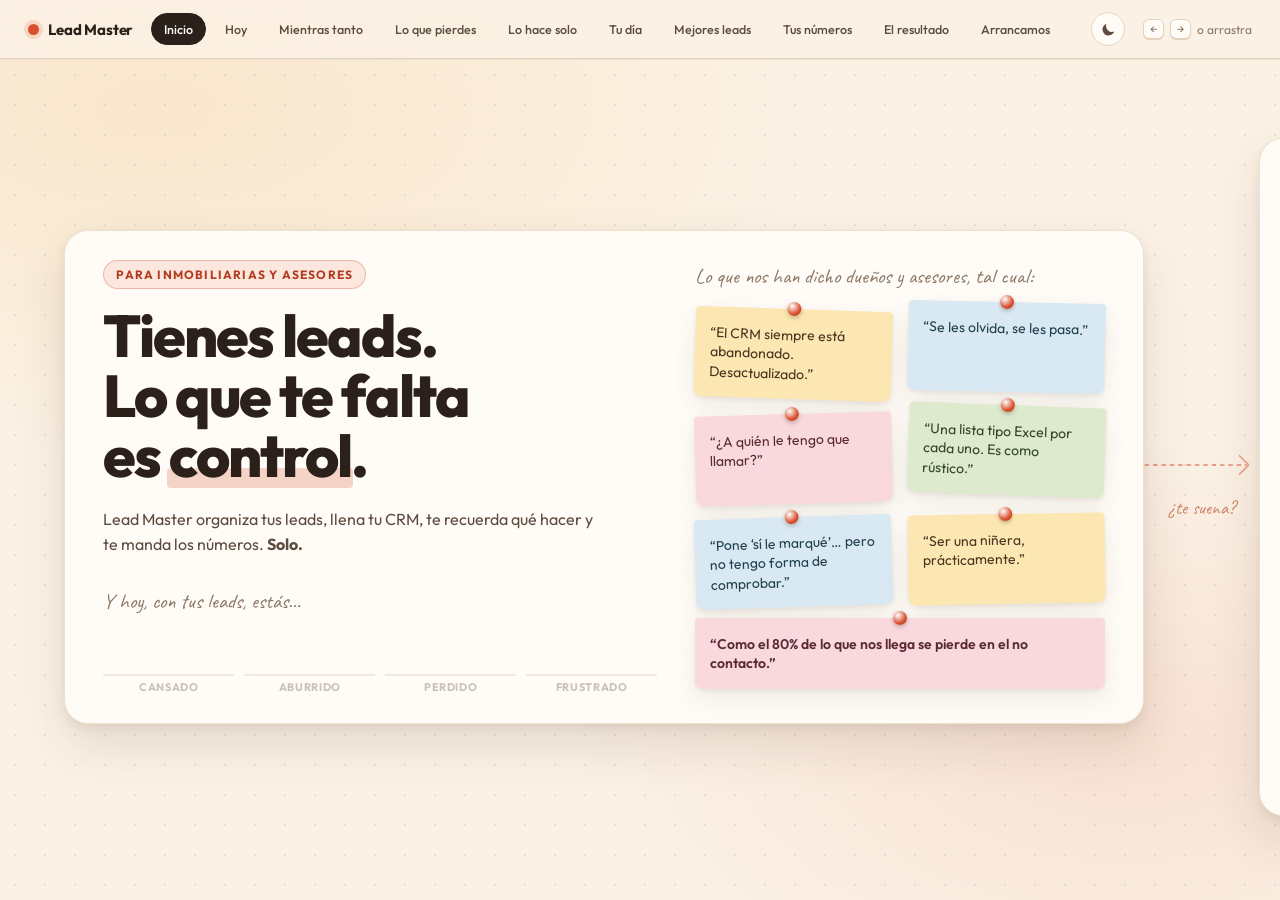
<file: index.html>
<!DOCTYPE html>
<html lang="es">
<head>
<meta charset="utf-8">
<meta name="viewport" content="width=device-width, initial-scale=1">
<title>Lead Master — Tus leads, en orden y solos</title>
<meta name="description" content="Lead Master organiza tus leads, llena tu CRM, te recuerda qué hacer, agenda tus citas y te manda los números. Solo, sin que nadie actualice nada.">
<meta property="og:title" content="Lead Master — Tus leads, en orden y solos">
<meta property="og:description" content="Deja de llenar el CRM a mano. Lead Master organiza tus leads, te dice a quién llamar y te manda los números.">
<link rel="preconnect" href="https://fonts.googleapis.com">
<link rel="preconnect" href="https://fonts.gstatic.com" crossorigin>
<link href="https://fonts.googleapis.com/css2?family=Caveat:wght@500;700&family=Outfit:wght@300;400;500;600;700;800&display=swap" rel="stylesheet">
<link rel="stylesheet" href="/styles.css?v=26">
<link rel="stylesheet" href="/oferta.css?v=2">
<script>
(function(){
  try{
    var t = localStorage.getItem('lm-theme');
    if(!t) t = window.matchMedia('(prefers-color-scheme: dark)').matches ? 'dark' : 'light';
    document.documentElement.setAttribute('data-theme', t);
  }catch(e){ document.documentElement.setAttribute('data-theme','light'); }
})();
</script>
<link rel="icon" href="data:image/svg+xml,<svg xmlns='http://www.w3.org/2000/svg' viewBox='0 0 100 100'><text y='.9em' font-size='90'>🎯</text></svg>">
</head>
<body>

<header class="topbar">
  <div class="brand">
    <span class="dot"></span>
    <span class="brand-name">Lead&nbsp;Master</span>
  </div>
  <nav class="chips" id="chips">
    <button data-go="0" class="chip is-active">Inicio</button>
    <button data-go="1" class="chip">Hoy</button>
    <button data-go="2" class="chip">Mientras tanto</button>
    <button data-go="3" class="chip">Lo que pierdes</button>
    <button data-go="4" class="chip">Lo hace solo</button>
    <button data-go="5" class="chip">Tu día</button>
    <button data-go="6" class="chip">Mejores leads</button>
    <button data-go="7" class="chip">Tus números</button>
    <button data-go="8" class="chip">El resultado</button>
    <button data-go="9" class="chip">Arrancamos</button>
  </nav>
  <button class="theme-toggle" id="themeToggle" type="button" aria-label="Cambiar entre modo claro y oscuro" title="Modo claro / oscuro">
    <svg class="ti-moon" viewBox="0 0 24 24" aria-hidden="true"><path d="M20.2 14.9A8.6 8.6 0 0 1 9.1 3.8a8.6 8.6 0 1 0 11.1 11.1Z"/></svg>
    <svg class="ti-sun" viewBox="0 0 24 24" aria-hidden="true"><circle cx="12" cy="12" r="4.4"/><path d="M12 1.6v3M12 19.4v3M1.6 12h3M19.4 12h3M4.6 4.6l2.1 2.1M17.3 17.3l2.1 2.1M19.4 4.6l-2.1 2.1M6.7 17.3l-2.1 2.1"/></svg>
  </button>
  <div class="topbar-hint">
    <kbd>←</kbd><kbd>→</kbd><span>o arrastra</span>
  </div>
</header>
<div class="progress"><div class="progress-bar" id="progressBar"></div></div>

<main class="canvas" id="canvas">

  <!-- ============ 0 · PORTADA ============ -->
  <section class="panel panel-cover" data-index="0">
    <div class="cover-grid">
      <div class="cover-left">
        <span class="step-badge step-2">Para inmobiliarias y asesores</span>
        <h1 class="cover-title o-cover-title">
          Tienes leads.<br>
          Lo que te falta<br>es <span class="hl hl-clay">control</span>.
        </h1>
        <p class="cover-lead">
          Lead Master organiza tus leads, llena tu CRM, te recuerda qué hacer
          y te manda los números. <strong>Solo.</strong>
        </p>
        <div class="mood">
          <p class="mood-label">Y hoy, con tus leads, estás…</p>
          <div class="mood-track">
            <div class="mood-slot m1"><span>Cansado</span></div>
            <div class="mood-slot m2"><span>Aburrido</span></div>
            <div class="mood-slot m3"><span>Perdido</span></div>
            <div class="mood-slot m4"><span>Frustrado</span></div>
            <div class="mood-face">
              <!-- cansado: ojos cerrados, bostezo, zzz -->
              <svg class="face fc1" viewBox="0 0 48 48" aria-hidden="true"><circle class="skin" cx="24" cy="24" r="22"/><path class="ft" d="M12 25 q4.5 3.5 9 0 M27 25 q4.5 3.5 9 0"/><path class="ft ft-thin" d="M13 29.5 q3.5 1.6 7 0 M28 29.5 q3.5 1.6 7 0"/><ellipse class="eye" cx="24" cy="37" rx="3.2" ry="4.2"/><path class="zz" d="M35 4 h6 l-6 6 h6 M42 13 h4 l-4 4 h4"/></svg>
              <!-- aburrido: párpados a media asta, boca plana -->
              <svg class="face fc2" viewBox="0 0 48 48" aria-hidden="true"><circle class="skin" cx="24" cy="24" r="22"/><circle class="eye" cx="17" cy="26.5" r="2.8"/><circle class="eye" cx="31" cy="26.5" r="2.8"/><path class="lid" d="M13.4 25 h7.2 M27.4 25 h7.2"/><path class="ft lidline" d="M13.8 27 h6.4 M27.8 27 h6.4"/><path class="ft" d="M18 36 h12"/><path class="ft ft-thin" d="M12 19 h8 M28 19 h8"/></svg>
              <!-- perdido: ceja levantada, boca ondulada, signo de pregunta -->
              <svg class="face fc3" viewBox="0 0 48 48" aria-hidden="true"><circle class="skin" cx="24" cy="24" r="22"/><path class="ft" d="M12 19 q4.5 -5 9 -1.5 M27 21 h8"/><circle class="eye" cx="17" cy="26" r="2.6"/><circle class="eye" cx="31" cy="26" r="2.6"/><path class="ft" d="M16 36 q4 -3.5 8 0 q4 3.5 8 0"/><path class="qm" d="M37 4.5 q3 -3 6.5 -.5 q2.6 2.6 -1.4 5 q-2 1.3 -2 3.6"/><circle class="qm-dot" cx="40.1" cy="16.4" r="1.4"/></svg>
              <!-- frustrado: cejas en V, mejillas rojas, vapor -->
              <svg class="face fc4" viewBox="0 0 48 48" aria-hidden="true"><circle class="skin" cx="24" cy="24" r="22"/><circle class="blush" cx="12" cy="30" r="4"/><circle class="blush" cx="36" cy="30" r="4"/><path class="ft" d="M11 16 L22 22 M37 16 L26 22"/><circle class="eye" cx="17" cy="27" r="2.4"/><circle class="eye" cx="31" cy="27" r="2.4"/><path class="ft" d="M16 37 q8 -6.5 16 0"/><path class="steam" d="M8 10 q-4 -4 -1 -8 M40 10 q4 -4 1 -8"/></svg>
            </div>
          </div>
        </div>
      </div>

      <div class="cover-right o-quotes">
        <p class="o-quotes-label hand">Lo que nos han dicho dueños y asesores, tal cual:</p>
        <div class="note note-yellow"><span class="note-pin"></span>“El CRM siempre está abandonado. Desactualizado.”</div>
        <div class="note note-blue"><span class="note-pin"></span>“Se les olvida, se les pasa.”</div>
        <div class="note note-pink"><span class="note-pin"></span>“¿A quién le tengo que llamar?”</div>
        <div class="note note-green"><span class="note-pin"></span>“Una lista tipo Excel por cada uno. Es como rústico.”</div>
        <div class="note note-blue"><span class="note-pin"></span>“Pone ‘sí le marqué’… pero no tengo forma de comprobar.”</div>
        <div class="note note-yellow"><span class="note-pin"></span>“Ser una niñera, prácticamente.”</div>
        <div class="note note-pink note-wide"><span class="note-pin"></span>“Como el 80% de lo que nos llega se pierde en el no contacto.”</div>
      </div>
    </div>
  </section>

  <div class="connector"><svg viewBox="0 0 220 60" preserveAspectRatio="none"><path d="M2 30 C 70 30, 120 30, 195 30" /><path d="M182 20 L200 30 L182 40" class="head"/></svg><span class="connector-label">¿te suena?</span></div>

  <!-- ============ 1 · HOY ============ -->
  <section class="panel panel-wide" data-index="1">
    <div class="panel-head">
      <span class="step-badge step-badge-muted">Así estás hoy</span>
      <h2 class="panel-title">Tienes un CRM o un Excel…<br><span class="hl hl-clay">y todo depende de que alguien lo llene.</span></h2>
    </div>

    <div class="o-today">
      <!-- escena: el CRM se llena de leads y nadie lo actualiza -->
      <div class="o-crm" aria-hidden="true">
        <div class="o-crm-bar">
          <i></i><i></i><i></i>
          <span class="o-crm-name">Tu CRM</span>
          <span class="o-crm-badge"><b data-counter="crm">12</b> sin actualizar</span>
        </div>
        <div class="o-incoming">
          <span class="o-in in1">+1 lead · Meta</span>
          <span class="o-in in2">+1 lead · WhatsApp</span>
          <span class="o-in in3">+1 lead · Campaña</span>
          <span class="o-in in4">+1 lead · Portal</span>
        </div>
        <div class="o-crm-head"><span>Lead</span><span>Etapa</span><span>Último contacto</span></div>
        <div class="o-row r1"><span class="o-av">LG</span><span class="o-nm">Laura G.</span><span class="o-st">Nuevo</span><span class="o-ago">hace 6 días</span><span class="o-cold">se enfrió</span></div>
        <div class="o-row r2"><span class="o-av">AR</span><span class="o-nm">Andrés R.</span><span class="o-st">¿?</span><span class="o-ago">—</span><span class="o-cold">nadie lo llamó</span></div>
        <div class="o-row r3"><span class="o-av">PM</span><span class="o-nm">Paola M.</span><span class="o-st">¿Contactado?</span><span class="o-ago">hace 11 días</span><span class="o-cold">se enfrió</span></div>
        <div class="o-row r4"><span class="o-av">JS</span><span class="o-nm">Jorge S.</span><span class="o-st">Nuevo</span><span class="o-ago">—</span><span class="o-cold">sin seguimiento</span></div>
        <div class="o-row r5"><span class="o-av">CV</span><span class="o-nm">Camila V.</span><span class="o-st">¿Cita?</span><span class="o-ago">hace 15 días</span><span class="o-cold">se perdió</span></div>
        <div class="o-typing"><span class="o-pen">✍️</span> actualizando a mano<span class="o-dots"><i>.</i><i>.</i><i>.</i></span></div>
        <div class="note note-yellow o-excel"><span class="note-pin"></span>Viernes: llenar el Excel del reporte 😩</div>
      </div>

      <div class="o-pains">
        <article class="o-pain p1">
          <span class="o-pain-ico">✍️</span>
          <h3>Todo a mano</h3>
          <p>“De forma manual y artesanal… se vuelve tedioso.”</p>
        </article>
        <article class="o-pain p2">
          <span class="o-pain-ico">🫠</span>
          <h3>Se les olvida</h3>
          <p>“Aflojan, se distraen, se les olvida, se les pasa.”</p>
        </article>
        <article class="o-pain p3">
          <span class="o-pain-ico">⏳</span>
          <h3>Pierden tiempo</h3>
          <p>“Cansado de meterme de forma manual para obtener un reporte.”</p>
        </article>
        <article class="o-pain p4">
          <span class="o-pain-ico">🤷</span>
          <h3>No saben a quién llamar</h3>
          <p>“¿A quién le tengo que llamar?” ¿En qué va cada uno?</p>
        </article>
        <article class="o-pain p5">
          <span class="o-pain-ico">🙈</span>
          <h3>No puedes comprobar nada</h3>
          <p>“De 40 conversaciones, nada más 10 están registradas. Ahí está la fuga.”</p>
        </article>
        <article class="o-pain p6">
          <span class="o-pain-ico">🧸</span>
          <h3>Andas de niñera</h3>
          <p>“Hay que estar pidiendo acciones constantemente.”</p>
        </article>
      </div>
    </div>

    <div class="verdict">
      <span class="verdict-icon">!</span>
      <p>Pagas una plataforma que <strong>solo sabe lo que alguien le escribió</strong>. Y casi nadie le escribe.</p>
    </div>
  </section>

  <div class="connector"><svg viewBox="0 0 220 60" preserveAspectRatio="none"><path d="M2 30 C 70 30, 120 30, 195 30" /><path d="M182 20 L200 30 L182 40" class="head"/></svg><span class="connector-label">y mientras tanto…</span></div>

  <!-- ============ 2 · MIENTRAS TANTO (repartir a mano) ============ -->
  <section class="panel panel-wide" data-index="2">
    <div class="panel-head">
      <span class="step-badge step-2">Mientras tanto</span>
      <h2 class="panel-title">Mientras repartes el lead a mano,<br><span class="hl hl-clay">otra inmobiliaria ya le contestó.</span></h2>
    </div>

    <div class="o-race" id="race">
      <div class="o-newlead" data-at="0"><span class="bell">🔔</span><div><b>Nuevo lead: Laura G.</b><small>Llegó de Meta · busca apto de 3 habitaciones</small></div></div>

      <div class="o-lane o-lane-you">
        <div class="o-lane-head"><span class="o-lane-ico">⏳</span><div><b>Tu inmobiliaria</b><small>repartiendo a mano</small></div></div>
        <div class="o-track">
          <div class="o-step" data-at="400"><i>9:02 a. m.</i>Llega el lead</div>
          <div class="o-step" data-at="2200"><i>9:45 a. m.</i>Lo anotas en el Excel</div>
          <div class="o-step" data-at="4000"><i>10:30 a. m.</i>Decides a qué asesor</div>
          <div class="o-step" data-at="5800"><i>11:50 a. m.</i>El asesor por fin lo ve</div>
          <div class="o-step o-step-bad" data-at="7600"><i>12:20 p. m.</i>“Ya me atendieron, gracias.”</div>
        </div>
      </div>

      <span class="o-stamp" aria-hidden="true">Venta perdida</span>

      <div class="o-lane o-lane-them">
        <div class="o-lane-head"><span class="o-lane-ico">⚡</span><div><b>Otra inmobiliaria</b><small>le contestó primero</small></div></div>
        <div class="o-track">
          <div class="o-step" data-at="400"><i>9:02 a. m.</i>Llega el lead</div>
          <div class="o-step" data-at="900"><i>9:04 a. m.</i>Le contestan</div>
          <div class="o-step" data-at="1500"><i>9:40 a. m.</i>Cita agendada</div>
          <div class="o-step" data-at="2300"><i>Sábado</i>Visita el proyecto</div>
          <div class="o-step o-step-good" data-at="3300"><i>Al mes</i>Compra con ellos 🏠</div>
        </div>
      </div>
    </div>

    <div class="verdict verdict-soft">
      <span class="verdict-icon">⚡</span>
      <p>El que contesta primero, vende. Con Lead Master cada lead le llega a su asesor <strong>en minutos, sin que nadie lo reparta</strong>, y el sistema le recuerda llamarlo.</p>
    </div>
  </section>

  <div class="connector"><svg viewBox="0 0 220 60" preserveAspectRatio="none"><path d="M2 30 C 70 30, 120 30, 195 30" /><path d="M182 20 L200 30 L182 40" class="head"/></svg><span class="connector-label">y eso cuesta</span></div>

  <!-- ============ 2 · LO QUE PIERDES ============ -->
  <section class="panel panel-wide" data-index="3">
    <div class="panel-head">
      <span class="step-badge step-2">Lo que estás perdiendo</span>
      <h2 class="panel-title">Cada lead que se enfría<br><span class="hl hl-clay">ya lo pagaste.</span></h2>
      <p class="panel-lead">Pon los números de tu inmobiliaria.</p>
    </div>

    <div class="o-leak">
      <div class="o-leak-controls">
        <label class="o-range">
          <span class="o-range-q">Leads que te llegan al mes</span>
          <span class="o-range-val"><b data-out="leads">200</b></span>
          <input type="range" id="rLeads" min="20" max="1500" step="10" value="200" aria-label="Leads que te llegan al mes">
        </label>
        <label class="o-range">
          <span class="o-range-q">De cada 10, ¿a cuántos les haces seguimiento completo?</span>
          <span class="o-range-val"><b data-out="worked">4</b> de 10</span>
          <input type="range" id="rWorked" min="0" max="10" step="1" value="4" aria-label="De cada 10 leads, a cuántos les haces seguimiento completo">
        </label>
        <div class="o-legend">
          <span><i class="lg-ok"></i>Trabajado</span>
          <span><i class="lg-lost"></i>Pagado y sin seguimiento</span>
        </div>
      </div>

      <div class="o-dots-grid" id="dotsGrid" aria-hidden="true"></div>

      <div class="o-leak-out">
        <p class="o-big"><b data-out="lostMonth">120</b></p>
        <p class="o-big-sub">leads al mes que <strong>pagaste</strong> y nadie trabajó</p>
        <div class="o-year">
          <span><b data-out="lostYear">1.440</b> al año</span>
        </div>
        <p class="o-sales">
          Si solo <strong>1 de cada 50</strong> hubiera comprado:<br>
          <b class="o-sales-n" data-out="sales">29</b> ventas al año que se fueron.
        </p>
      </div>
    </div>

    <div class="o-leak-foot">
      <p class="o-said">“O se enfría y se olvida.” <span>— dueño de inmobiliaria, 8 asesores</span></p>
      <p class="o-hand-note hand">Ahí está la fuga. Y hoy no sabes <u>cuáles</u> son.</p>
    </div>
  </section>

  <div class="connector"><svg viewBox="0 0 220 60" preserveAspectRatio="none"><path d="M2 30 C 70 30, 120 30, 195 30" /><path d="M182 20 L200 30 L182 40" class="head"/></svg><span class="connector-label">la solución</span></div>

  <!-- ============ 3 · LO HACE SOLO ============ -->
  <section class="panel panel-wide" data-index="4">
    <div class="panel-head">
      <span class="step-badge step-1">La solución</span>
      <h2 class="panel-title">Lead Master hace solo<br><span class="hl hl-amber">lo que hoy haces a mano.</span></h2>
    </div>

    <div class="o-flow">
      <div class="o-src">
        <div class="o-src-item"><span class="o-ico">📣</span>Anuncios de Meta</div>
        <div class="o-src-item"><span class="o-ico">🎯</span>Campañas</div>
        <div class="o-src-item"><span class="o-ico">💬</span>WhatsApp</div>
        <div class="o-src-item"><span class="o-ico">🏠</span>Portales</div>
      </div>

      <div class="o-pipes-wrap"><svg class="o-pipes o-pipes-in" viewBox="0 0 100 400" preserveAspectRatio="none" aria-hidden="true">
        <path class="o-pipe" d="M0 50 C 55 50, 45 200, 100 200"/>
        <path class="o-pipe" d="M0 150 C 55 150, 45 200, 100 200"/>
        <path class="o-pipe" d="M0 250 C 55 250, 45 200, 100 200"/>
        <path class="o-pipe" d="M0 350 C 55 350, 45 200, 100 200"/>
        <path class="o-flowline" d="M0 50 C 55 50, 45 200, 100 200"/>
        <path class="o-flowline d2" d="M0 150 C 55 150, 45 200, 100 200"/>
        <path class="o-flowline d3" d="M0 250 C 55 250, 45 200, 100 200"/>
        <path class="o-flowline d4" d="M0 350 C 55 350, 45 200, 100 200"/>
      </svg></div>

      <div class="o-hub">
        <div class="o-hub-ring"></div>
        <div class="o-hub-core">
          <span class="o-hub-dot"></span>
          <strong>Lead Master</strong>
          <small>lo hace solo</small>
        </div>
      </div>

      <div class="o-pipes-wrap"><svg class="o-pipes o-pipes-out" viewBox="0 0 100 600" preserveAspectRatio="none" aria-hidden="true">
        <path class="o-pipe" d="M0 300 C 50 300, 50 50, 100 50"/>
        <path class="o-pipe" d="M0 300 C 50 300, 50 150, 100 150"/>
        <path class="o-pipe" d="M0 300 C 50 300, 50 250, 100 250"/>
        <path class="o-pipe" d="M0 300 C 50 300, 50 350, 100 350"/>
        <path class="o-pipe" d="M0 300 C 50 300, 50 450, 100 450"/>
        <path class="o-pipe" d="M0 300 C 50 300, 50 550, 100 550"/>
        <path class="o-flowline o1" d="M0 300 C 50 300, 50 50, 100 50"/>
        <path class="o-flowline o2" d="M0 300 C 50 300, 50 150, 100 150"/>
        <path class="o-flowline o3" d="M0 300 C 50 300, 50 250, 100 250"/>
        <path class="o-flowline o4" d="M0 300 C 50 300, 50 350, 100 350"/>
        <path class="o-flowline o5" d="M0 300 C 50 300, 50 450, 100 450"/>
        <path class="o-flowline o6" d="M0 300 C 50 300, 50 550, 100 550"/>
      </svg></div>

      <ul class="o-out">
        <li class="o-out-item o1"><span class="o-ico">🗂️</span><div><strong>Organiza y reparte cada lead</strong><small>Le llega a su asesor en minutos, sin repartir a mano.</small></div></li>
        <li class="o-out-item o2"><span class="o-ico">📍</span><div><strong>Te dice en qué etapa va</strong><small>Y lo mueve de etapa sin que nadie lo toque.</small></div></li>
        <li class="o-out-item o3"><span class="o-ico">📝</span><div><strong>Llena el CRM solo</strong><small>Lee chats y llamadas y deja todo escrito.</small></div></li>
        <li class="o-out-item o4"><span class="o-ico">🔔</span><div><strong>Te recuerda qué hacer</strong><small>A quién llamar hoy y a quién darle seguimiento.</small></div></li>
        <li class="o-out-item o5"><span class="o-ico">📅</span><div><strong>Agenda y te recuerda las citas</strong><small>Para que ninguna se te pase.</small></div></li>
        <li class="o-out-item o6"><span class="o-ico">📊</span><div><strong>Te manda los números</strong><small>Reportes semanales y mensuales, sin pedirlos.</small></div></li>
      </ul>
    </div>

    <div class="auto-demo o-auto">
      <div class="auto-demo-top">
        <span class="auto-badge"><span class="auto-dot"></span>Pasa solo</span>
        <p class="auto-demo-text">Tu asesor habla con el cliente. Lead Master <strong>mueve la etapa, guarda la nota, agenda la cita y te recuerda el siguiente paso.</strong></p>
      </div>
      <div class="pipeline">
        <div class="stage st1"><span>Nuevo</span></div>
        <div class="stage st2"><span>Contactado</span></div>
        <div class="stage st3"><span>Cita agendada</span></div>
        <div class="stage st4"><span>Vendido</span></div>
        <div class="lead-card">
          <div class="lead-top">
            <span class="lead-avatar">LG</span>
            <span class="lead-name">Laura G.</span>
          </div>
          <div class="lead-note">
            <span class="ln ln1">Llegó de Meta · apto 3 habitaciones</span>
            <span class="ln ln2">Zona norte · hasta $450M</span>
            <span class="ln ln3">Visita jueves 4:00 p. m.</span>
            <span class="ln ln4">Compró el apto 302</span>
          </div>
        </div>
      </div>
      <div class="auto-events">
        <span class="ev ev0">📍 Etapa actualizada</span>
        <span class="ev ev1">📝 Nota guardada</span>
        <span class="ev ev2">📅 Cita agendada</span>
        <span class="ev ev3"><span class="bell">🔔</span> Recordatorio enviado</span>
      </div>
    </div>
  </section>

  <div class="connector"><svg viewBox="0 0 220 60" preserveAspectRatio="none"><path d="M2 30 C 70 30, 120 30, 195 30" /><path d="M182 20 L200 30 L182 40" class="head"/></svg><span class="connector-label">tu día a día</span></div>

  <!-- ============ 4 · TU DÍA ============ -->
  <section class="panel panel-wide" data-index="5">
    <div class="panel-head">
      <span class="step-badge step-3">Tu día a día</span>
      <h2 class="panel-title">Tú y tu equipo<br><span class="hl hl-olive">solo se dedican a vender.</span></h2>
    </div>

    <div class="o-role" role="tablist" aria-label="Ver como">
      <button class="o-role-btn is-on" role="tab" aria-selected="true" data-role="asesor">🙋 Soy asesor</button>
      <button class="o-role-btn" role="tab" aria-selected="false" data-role="dueno">🏢 Tengo un equipo</button>
      <span class="o-role-pill" aria-hidden="true"></span>
    </div>

    <div class="o-day" data-view="asesor">
      <div class="o-phone" aria-hidden="true">
        <div class="o-phone-notch"></div>
        <div class="o-phone-time">8:00</div>
        <div class="o-phone-date">Lunes</div>

        <div class="o-notifs o-notifs-asesor">
          <div class="o-notif n1"><span class="o-n-ico">☀️</span><div><b>Buenos días, Carlos</b><small>Hoy: 3 leads nuevos · 5 seguimientos · 1 cita</small></div></div>
          <div class="o-notif n2"><span class="o-n-ico">📞</span><div><b>Llama a Laura G.</b><small>Preguntó por un apto de 3 habitaciones. Lleva 2 días sin respuesta.</small></div></div>
          <div class="o-notif n3"><span class="o-n-ico">📅</span><div><b>Cita mañana · 10:00 a. m.</b><small>Andrés R. · visita al proyecto. Ya le llegó el recordatorio.</small></div></div>
          <div class="o-notif n4"><span class="o-n-ico">🔥</span><div><b>Paola M. volvió a escribir</b><small>Quiere visitar este fin de semana.</small></div></div>
        </div>

        <div class="o-notifs o-notifs-dueno">
          <div class="o-notif n1"><span class="o-n-ico">📊</span><div><b>Tu semana</b><small>148 leads · 121 contactados · 23 citas · 4 ventas</small></div></div>
          <div class="o-notif n2"><span class="o-n-ico">⚠️</span><div><b>Andrés: 9 leads sin seguimiento</b><small>Llevan 4 días sin contacto.</small></div></div>
          <div class="o-notif n3"><span class="o-n-ico">🏆</span><div><b>María: 6 citas esta semana</b><small>La que más agenda del equipo.</small></div></div>
          <div class="o-notif n4"><span class="o-n-ico">📩</span><div><b>Llegó tu reporte del mes</b><small>Qué entró, qué se trabajó y qué se perdió.</small></div></div>
        </div>
      </div>

      <div class="o-day-side">
        <ul class="check-list o-list o-list-asesor">
          <li><span class="tick"></span><div><strong>Sabes a quién llamar hoy</strong><br>Y por qué. Sin revisar lead por lead.</div></li>
          <li><span class="tick"></span><div><strong>Tus citas se agendan y se recuerdan solas</strong><br>Ninguna se te pasa.</div></li>
          <li><span class="tick"></span><div><strong>El CRM se llena con lo que hablas</strong><br>Cero formularios, cero Excel.</div></li>
          <li><span class="tick"></span><div><strong>Ves tus propios números</strong><br>Cuántos trabajaste, cuántas citas, cuántas ventas.</div></li>
        </ul>
        <ul class="check-list o-list o-list-dueno">
          <li><span class="tick tick-clay"></span><div><strong>Sabes en qué va cada lead</strong><br>Sin preguntarle a nadie.</div></li>
          <li><span class="tick tick-clay"></span><div><strong>Sabes qué asesor necesita ayuda</strong><br>Antes de que se pierdan los leads.</div></li>
          <li><span class="tick tick-clay"></span><div><strong>Reportes semanales y mensuales</strong><br>Te llegan solos. No los arma nadie.</div></li>
          <li><span class="tick tick-clay"></span><div><strong>Sin perseguir a tu equipo</strong><br>Los números ya están ahí.</div></li>
        </ul>
        <p class="o-scale hand">Igual sirve si eres tú solo<br>o si tienes 20 asesores.</p>
      </div>
    </div>
  </section>

  <div class="connector"><svg viewBox="0 0 220 60" preserveAspectRatio="none"><path d="M2 30 C 70 30, 120 30, 195 30" /><path d="M182 20 L200 30 L182 40" class="head"/></svg><span class="connector-label">y además…</span></div>

  <!-- ============ 5 · META APRENDE ============ -->
  <section class="panel panel-wide" data-index="6">
    <div class="panel-head">
      <span class="step-badge step-1">Mejores leads, más baratos</span>
      <h2 class="panel-title">Tus anuncios aprenden<br><span class="hl hl-amber">de tus ventas reales.</span></h2>
      <p class="panel-lead">Lead Master le cuenta a Meta qué leads sí agendaron, visitaron y compraron. Meta sale a buscar más personas así.</p>
    </div>

    <div class="o-ask">
      <span class="o-ask-who">Lo que te preguntan tus socios</span>
      <p>“Los 12 mil pesos que te di de este proyecto… <strong>¿dónde están?</strong>”</p>
      <span class="o-ask-ans hand">Ahora tienes la respuesta, campaña por campaña.</span>
    </div>

    <div class="o-meta">
      <div class="o-loop" aria-hidden="true">
        <svg class="o-loop-svg" viewBox="0 0 300 300">
          <circle class="o-loop-track" cx="150" cy="150" r="112"/>
          <circle class="o-loop-run" cx="150" cy="150" r="112"/>
        </svg>
        <div class="o-orbit"><span class="o-orbit-dot"></span></div>
        <div class="o-loop-center">
          <strong>Cada vuelta</strong>
          <span>leads mejores<br>y más baratos</span>
        </div>
        <div class="o-node nd1"><span>📣</span>Meta te trae leads</div>
        <div class="o-node nd2"><span>🎯</span>Lead Master ve quién agendó y compró</div>
        <div class="o-node nd3"><span>🔁</span>Le devuelve esa información a Meta</div>
        <div class="o-node nd4"><span>🔍</span>Meta busca más personas así</div>
      </div>

      <div class="o-meters">
        <div class="o-meter">
          <div class="o-meter-top"><span>Calidad de los leads</span><b class="o-up">▲</b></div>
          <div class="o-meter-bar"><i class="o-fill-up"></i></div>
        </div>
        <div class="o-meter">
          <div class="o-meter-top"><span>Costo por lead</span><b class="o-down">▼</b></div>
          <div class="o-meter-bar"><i class="o-fill-down"></i></div>
        </div>
        <div class="o-meter">
          <div class="o-meter-top"><span>Ventas</span><b class="o-up">▲</b></div>
          <div class="o-meter-bar"><i class="o-fill-up o-late"></i></div>
        </div>
        <p class="o-meta-foot">Hoy Meta solo sabe quién <em>dejó sus datos</em>.<br>Con Lead Master sabe quién <strong>compró</strong>.</p>
      </div>
    </div>
  </section>

  <div class="connector"><svg viewBox="0 0 220 60" preserveAspectRatio="none"><path d="M2 30 C 70 30, 120 30, 195 30" /><path d="M182 20 L200 30 L182 40" class="head"/></svg><span class="connector-label">el control</span></div>

  <!-- ============ 6 · TUS NÚMEROS ============ -->
  <section class="panel panel-wide" data-index="7">
    <div class="panel-head">
      <span class="step-badge step-2">El control</span>
      <h2 class="panel-title">Cuando ves tus números,<br><span class="hl hl-clay">sabes qué arreglar.</span></h2>
    </div>

    <div class="o-numbers">
      <div class="o-funnel-card" data-mode="sin">
        <div class="o-switch" role="group" aria-label="Comparar">
          <button class="o-sw-btn" data-mode="sin" aria-pressed="true">Sin Lead Master</button>
          <button class="o-sw-btn" data-mode="con" aria-pressed="false">Con Lead Master</button>
        </div>
        <div class="o-funnel">
          <div class="o-fn" style="--w:100%"><span class="o-fn-l">Leads</span><span class="o-fn-bar"><i></i></span><b data-v="200">200</b></div>
          <div class="o-fn" style="--w:76%"><span class="o-fn-l">Contactados</span><span class="o-fn-bar"><i></i></span><b data-v="152">152</b></div>
          <div class="o-fn o-fn-drop" style="--w:19%"><span class="o-fn-l">Citas</span><span class="o-fn-bar"><i></i></span><b data-v="38">38</b><em class="o-drop hand">← aquí se te cae la venta</em></div>
          <div class="o-fn" style="--w:11%"><span class="o-fn-l">Visitas</span><span class="o-fn-bar"><i></i></span><b data-v="22">22</b></div>
          <div class="o-fn" style="--w:2.5%"><span class="o-fn-l">Ventas</span><span class="o-fn-bar"><i></i></span><b data-v="5">5</b></div>
        </div>
        <p class="o-fog-msg">“Creo que vamos bien…”</p>
      </div>

      <div class="o-team-card">
        <p class="mini-label">Tu equipo, asesor por asesor</p>
        <table class="o-team">
          <thead><tr><th>Asesor</th><th>Leads</th><th>Contactó</th><th>Responde en</th><th>Citas</th></tr></thead>
          <tbody>
            <tr><td><span class="o-av o-av-s">M</span>María</td><td>52</td><td>50</td><td>4 min</td><td>14</td></tr>
            <tr><td><span class="o-av o-av-s">C</span>Carlos</td><td>48</td><td>41</td><td>12 min</td><td>11</td></tr>
            <tr class="o-warn"><td><span class="o-av o-av-s">A</span>Andrés</td><td>50</td><td><b>21</b> ⚠️</td><td><b>3 h</b> ⚠️</td><td>4</td></tr>
            <tr><td><span class="o-av o-av-s">P</span>Paola</td><td>50</td><td>40</td><td>9 min</td><td>9</td></tr>
          </tbody>
        </table>
        <p class="o-team-foot">Andrés no contactó a <strong>29 de sus leads</strong> y tarda 3 horas en responder. Ahora lo sabes, y lo arreglas esta semana. <span class="o-ex">(Ejemplo)</span></p>
      </div>
    </div>

    <div class="o-why">
      <div class="o-why-item"><span>🔎</span>Ves dónde se cae la venta</div>
      <div class="o-why-item"><span>🧑‍💼</span>Ves qué asesor necesita ayuda</div>
      <div class="o-why-item"><span>📣</span>Ves qué campaña sí vende</div>
      <div class="o-why-arrow" aria-hidden="true">→</div>
      <div class="o-why-result">
        <div class="o-mini-bars" aria-hidden="true"><i style="--h:30%"></i><i style="--h:42%"></i><i style="--h:55%"></i><i style="--h:72%"></i><i style="--h:100%"></i></div>
        <strong>Arreglas eso…<br>y vendes más.</strong>
      </div>
    </div>
  </section>

  <div class="connector"><svg viewBox="0 0 220 60" preserveAspectRatio="none"><path d="M2 30 C 70 30, 120 30, 195 30" /><path d="M182 20 L200 30 L182 40" class="head"/></svg><span class="connector-label">el resultado</span></div>

  <!-- ============ 7 · EL RESULTADO ============ -->
  <section class="panel panel-wide" data-index="8">
    <div class="panel-head">
      <span class="step-badge step-badge-muted">El resultado</span>
      <h2 class="panel-title">De perseguir leads…<br>a <span class="hl hl-amber">tener el control</span>.</h2>
    </div>

    <div class="summary-flow">
      <div class="flow-item flow-before">
        <p class="flow-label">Hoy</p>
        <ul>
          <li>Todo a mano</li>
          <li>Repartes los leads a mano</li>
          <li>Se te olvida actualizar</li>
          <li>No sabes a quién llamar</li>
          <li>Reportes en Excel, cuando hay</li>
          <li>Leads pagados que se enfrían</li>
        </ul>
      </div>

      <div class="flow-arrow">
        <svg viewBox="0 0 120 40"><path d="M4 20 H100"/><path d="M88 10 L106 20 L88 30"/></svg>
        <span class="hand">con Lead Master</span>
      </div>

      <div class="flow-item flow-after">
        <p class="flow-label">Después</p>
        <ul>
          <li>El <strong>CRM se llena solo</strong></li>
          <li>Cada lead <strong>le llega a su asesor en minutos</strong></li>
          <li>Cada lead <strong>en su etapa</strong></li>
          <li>Te dice <strong>a quién llamar</strong> y te recuerda las citas</li>
          <li><strong>Reportes semanales y mensuales</strong>, solos</li>
          <li>Meta te trae <strong>mejores leads</strong></li>
        </ul>
      </div>
    </div>

    <div class="o-proof-band">
      <blockquote class="o-testi">
        Ya se acabaron las excusas para los equipos de ventas.
        <cite>— Max, Shark Realtors</cite>
      </blockquote>

      <div class="o-proof">
        <p class="o-proof-label"><strong>+20 inmobiliarias</strong> ya trabajan así</p>
        <div class="o-ribbon" aria-label="Inmobiliarias que usan Lead Master">
          <div class="o-ribbon-track">
            <span>Shark Realtors</span><span>iMexico</span><span>DK del Karibe</span><span>Grupo Daxi</span><span>ZibaHome</span><span>RE/MAX Cenote</span><span>Urbanza</span><span>Grupo Raise</span><span>Inverti</span><span>Property GDL</span><span>Amaia Fractional</span>
            <span aria-hidden="true">Shark Realtors</span><span aria-hidden="true">iMexico</span><span aria-hidden="true">DK del Karibe</span><span aria-hidden="true">Grupo Daxi</span><span aria-hidden="true">ZibaHome</span><span aria-hidden="true">RE/MAX Cenote</span><span aria-hidden="true">Urbanza</span><span aria-hidden="true">Grupo Raise</span><span aria-hidden="true">Inverti</span><span aria-hidden="true">Property GDL</span><span aria-hidden="true">Amaia Fractional</span>
          </div>
        </div>
      </div>
    </div>
  </section>

  <div class="connector"><svg viewBox="0 0 220 60" preserveAspectRatio="none"><path d="M2 30 C 70 30, 120 30, 195 30" /><path d="M182 20 L200 30 L182 40" class="head"/></svg><span class="connector-label">¿arrancamos?</span></div>

  <!-- ============ 8 · ARRANCAMOS ============ -->
  <section class="panel panel-wide o-panel-close" data-index="9">
    <div class="closing">
      <h3 class="closing-title">¿Arrancamos?</h3>
      <p class="closing-text">Conectamos tus leads, lo dejamos funcionando, le enseñamos a tu equipo y te damos soporte. Tú solo te dedicas a vender.</p>
      <div class="o-price">
        <div class="o-price-before">
          <span class="o-price-tag">Normalmente</span>
          <p>Implementación + capacitación + soporte</p>
          <p class="o-strike"><span>2.000 USD</span></p>
          <small>de entrada</small>
        </div>
        <div class="o-price-arrow" aria-hidden="true">→</div>
        <div class="o-price-now">
          <span class="o-price-badge">🎁 Solo en noviembre</span>
          <p class="o-price-lead">Eliminamos los <strong>2.000 USD de entrada</strong>. Solo pagas:</p>
          <p class="o-price-big"><b data-out="price">197</b><span class="o-price-cur">USD<small>/mes</small></span></p>
          <p class="o-price-sub">con <b data-out="seatsIncl">5</b> asesores conectados</p>
          <div class="o-price-chips">
            <span>+ 7 USD por cada asesor adicional</span>
            <span>👔 Gerentes ilimitados</span>
          </div>
          <div class="o-seats">
            <span>¿Cuántos asesores tienes?</span>
            <div class="o-stepper">
              <button type="button" class="o-step-btn" data-seats="-1" aria-label="Un asesor menos">−</button>
              <b data-out="seats">5</b>
              <button type="button" class="o-step-btn" data-seats="1" aria-label="Un asesor más">+</button>
            </div>
          </div>
        </div>
      </div>

      <div class="roadmap">
        <div class="rm-line"></div>
        <div class="rm-item">
          <span class="rm-dot">🔌</span>
          <strong>Conectamos tus leads</strong>
          <span class="rm-sub">Meta, campañas, WhatsApp y portales</span>
        </div>
        <div class="rm-item">
          <span class="rm-dot">🚀</span>
          <strong>Funcionando en 5 días</strong>
          <span class="rm-sub">Adaptado a cómo vende tu inmobiliaria</span>
        </div>
        <div class="rm-item">
          <span class="rm-dot">🎓</span>
          <strong>Capacitamos a tu equipo</strong>
          <span class="rm-sub">Asesores y administración</span>
        </div>
        <div class="rm-item">
          <span class="rm-dot">📊</span>
          <strong>Reportes desde la primera semana</strong>
          <span class="rm-sub">Semanales y mensuales</span>
        </div>
        <div class="rm-item">
          <span class="rm-dot">🤝</span>
          <strong>Te acompañamos</strong>
          <span class="rm-sub">Revisamos números y ajustamos contigo</span>
        </div>
      </div>

      <div class="o-faq">
        <div class="o-faq-item"><b>¿Es un bot que reemplaza a mi equipo?</b><span>No. Tu equipo sigue hablando con el cliente. Lead Master ordena, recuerda y mide.</span></div>
        <div class="o-faq-item"><b>¿Mi equipo lo va a tener que aprender?</b><span>No tienen que llenar nada. Y los capacitamos igual.</span></div>
      </div>

      <p class="signature hand">Lead Master</p>
    </div>
  </section>

  <div class="canvas-end"></div>
</main>

<script src="/app.js?v=26"></script>
<script src="/oferta.js?v=2"></script>
</body>
</html>
</file>
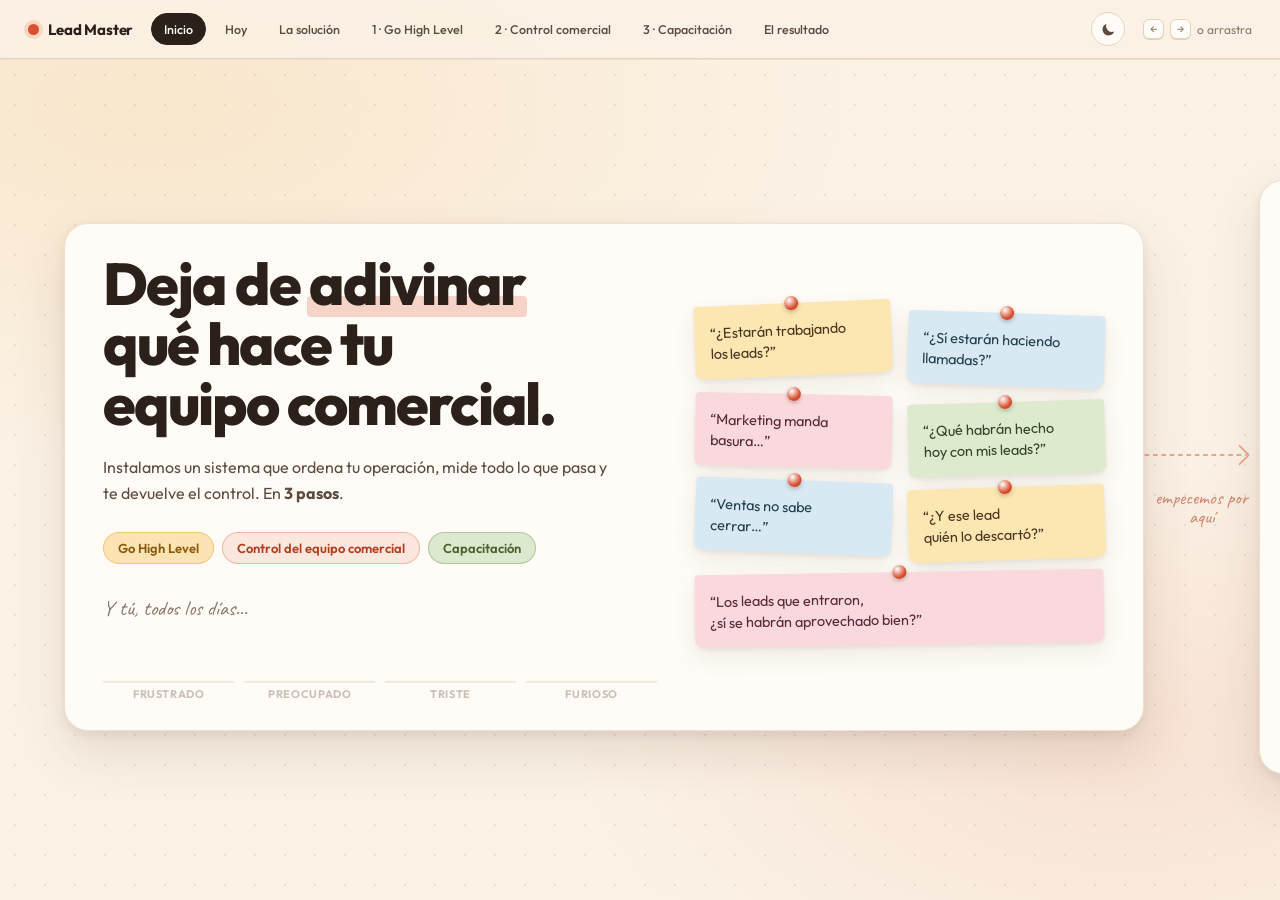
<file: ghl/index.html>
<!DOCTYPE html>
<html lang="es">
<head>
<meta charset="utf-8">
<meta name="viewport" content="width=device-width, initial-scale=1">
<title>Lead Master — Propuesta (versión Go High Level)</title>
<meta name="robots" content="noindex, nofollow">
<meta name="description" content="El sistema que te devuelve el control de tu equipo comercial. Go High Level + Control del equipo comercial + Capacitación.">
<link rel="preconnect" href="https://fonts.googleapis.com">
<link rel="preconnect" href="https://fonts.gstatic.com" crossorigin>
<link href="https://fonts.googleapis.com/css2?family=Caveat:wght@500;700&family=Outfit:wght@300;400;500;600;700;800&display=swap" rel="stylesheet">
<link rel="stylesheet" href="/styles.css?v=26">
<script>
(function(){
  try{
    var t = localStorage.getItem('lm-theme');
    if(!t) t = window.matchMedia('(prefers-color-scheme: dark)').matches ? 'dark' : 'light';
    document.documentElement.setAttribute('data-theme', t);
  }catch(e){ document.documentElement.setAttribute('data-theme','light'); }
})();
</script>
<link rel="icon" href="data:image/svg+xml,<svg xmlns='http://www.w3.org/2000/svg' viewBox='0 0 100 100'><text y='.9em' font-size='90'>🎯</text></svg>">
</head>
<body>

<header class="topbar">
  <div class="brand">
    <span class="dot"></span>
    <span class="brand-name">Lead&nbsp;Master</span>
  </div>
  <nav class="chips" id="chips">
    <button data-go="0" class="chip is-active">Inicio</button>
    <button data-go="1" class="chip">Hoy</button>
    <button data-go="2" class="chip">La solución</button>
    <button data-go="3" class="chip">1 · Go High Level</button>
    <button data-go="4" class="chip">2 · Control comercial</button>
    <button data-go="5" class="chip">3 · Capacitación</button>
    <button data-go="6" class="chip">El resultado</button>
  </nav>
  <button class="theme-toggle" id="themeToggle" type="button" aria-label="Cambiar entre modo claro y oscuro" title="Modo claro / oscuro">
    <svg class="ti-moon" viewBox="0 0 24 24" aria-hidden="true"><path d="M20.2 14.9A8.6 8.6 0 0 1 9.1 3.8a8.6 8.6 0 1 0 11.1 11.1Z"/></svg>
    <svg class="ti-sun" viewBox="0 0 24 24" aria-hidden="true"><circle cx="12" cy="12" r="4.4"/><path d="M12 1.6v3M12 19.4v3M1.6 12h3M19.4 12h3M4.6 4.6l2.1 2.1M17.3 17.3l2.1 2.1M19.4 4.6l-2.1 2.1M6.7 17.3l-2.1 2.1"/></svg>
  </button>
  <div class="topbar-hint">
    <kbd>←</kbd><kbd>→</kbd><span>o arrastra</span>
  </div>
</header>
<div class="progress"><div class="progress-bar" id="progressBar"></div></div>

<main class="canvas" id="canvas">

  <!-- ============ 0 · PORTADA ============ -->
  <section class="panel panel-cover" data-index="0">
    <div class="cover-grid">
      <div class="cover-left">
        <h1 class="cover-title">
          Deja de <span class="hl hl-clay">adivinar</span><br>
          qué hace tu <br>equipo comercial.
        </h1>
        <p class="cover-lead">
          Instalamos un sistema que ordena tu operación, mide todo lo que pasa
          y te devuelve el control. En <strong>3 pasos</strong>.
        </p>
        <div class="cover-tags">
          <span class="tag tag-a">Go High Level</span>
          <span class="tag tag-b">Control del equipo comercial</span>
          <span class="tag tag-c">Capacitación</span>
        </div>
        <div class="mood">
          <p class="mood-label">Y tú, todos los días…</p>
          <div class="mood-track">
            <div class="mood-slot m1"><span>Frustrado</span></div>
            <div class="mood-slot m2"><span>Preocupado</span></div>
            <div class="mood-slot m3"><span>Triste</span></div>
            <div class="mood-slot m4"><span>Furioso</span></div>
            <div class="mood-face">
              <svg class="face fc1" viewBox="0 0 48 48" aria-hidden="true"><circle class="skin" cx="24" cy="24" r="22"/><path class="ft" d="M13 17 L21 20 M35 17 L27 20"/><circle class="eye" cx="17" cy="26" r="2.4"/><circle class="eye" cx="31" cy="26" r="2.4"/><path class="ft" d="M15 35 l4.5 -3.5 l4.5 3.5 l4.5 -3.5 l4.5 3.5"/></svg>
              <svg class="face fc2" viewBox="0 0 48 48" aria-hidden="true"><circle class="skin" cx="24" cy="24" r="22"/><path class="ft" d="M12 20 q4.5 -4.5 9 -1 M36 20 q-4.5 -4.5 -9 -1"/><circle class="eye" cx="17" cy="26" r="2.8"/><circle class="eye" cx="31" cy="26" r="2.8"/><path class="ft" d="M17 35 q7 -4.5 14 0"/><path class="drop" d="M39 13 q3.5 5 0 7 q-3.5 -2 0 -7 Z"/></svg>
              <svg class="face fc3" viewBox="0 0 48 48" aria-hidden="true"><circle class="skin" cx="24" cy="24" r="22"/><path class="ft" d="M12.5 22.5 q4.5 -4 9 -4.5 M35.5 22.5 q-4.5 -4 -9 -4.5"/><circle class="eye" cx="17" cy="27.5" r="2.6"/><circle class="eye" cx="31" cy="27.5" r="2.6"/><path class="tear" d="M17 31.5 q3 5.5 0 7.5 q-3 -2 0 -7.5 Z"/><path class="ft" d="M16 37 q8 -7 16 0"/></svg>
              <svg class="face fc4" viewBox="0 0 48 48" aria-hidden="true"><circle class="skin" cx="24" cy="24" r="22"/><circle class="blush" cx="12" cy="30" r="4"/><circle class="blush" cx="36" cy="30" r="4"/><path class="ft" d="M11 16 L22 22 M37 16 L26 22"/><circle class="eye" cx="17" cy="27" r="2.4"/><circle class="eye" cx="31" cy="27" r="2.4"/><path class="ft" d="M16 37 q8 -6.5 16 0"/><path class="steam" d="M8 10 q-4 -4 -1 -8 M40 10 q4 -4 1 -8"/></svg>
            </div>
          </div>
        </div>
      </div>

      <div class="cover-right">
        <div class="note note-yellow">
          <span class="note-pin"></span>
          “¿Estarán trabajando<br>los leads?”
        </div>
        <div class="note note-blue">
          <span class="note-pin"></span>
          “¿Sí estarán haciendo<br>llamadas?”
        </div>
        <div class="note note-pink">
          <span class="note-pin"></span>
          “Marketing manda<br>basura…”
        </div>
        <div class="note note-green">
          <span class="note-pin"></span>
          “¿Qué habrán hecho<br>hoy con mis leads?”
        </div>
        <div class="note note-blue">
          <span class="note-pin"></span>
          “Ventas no sabe<br>cerrar…”
        </div>
        <div class="note note-yellow">
          <span class="note-pin"></span>
          “¿Y ese lead<br>quién lo descartó?”
        </div>
        <div class="note note-pink note-wide">
          <span class="note-pin"></span>
          “Los leads que entraron,<br>¿sí se habrán aprovechado bien?”
        </div>
      </div>
    </div>
  </section>

  <div class="connector"><svg viewBox="0 0 220 60" preserveAspectRatio="none"><path d="M2 30 C 70 30, 120 30, 195 30" /><path d="M182 20 L200 30 L182 40" class="head"/></svg><span class="connector-label">empecemos por aquí</span></div>

  <!-- ============ 1 · HOY ============ -->
  <section class="panel" data-index="1">
    <div class="panel-head">
      <span class="step-badge step-badge-muted">Dónde estás hoy</span>
      <h2 class="panel-title">Esto es lo que está pasando<br><span class="hl hl-clay">y no lo puedes ver.</span></h2>
    </div>

    <div class="pain-board">
      <div class="pain-column">
        <div class="note note-yellow rot-a">
          <span class="note-pin"></span>
          <strong>Tu equipo comercial</strong><br>
          No sabes si de verdad están trabajando o solo están conectados.
        </div>
        <div class="note note-green rot-c">
          <span class="note-pin"></span>
          <strong>Seguimiento</strong><br>
          Dicen que hacen seguimiento. Pero nadie lo puede comprobar.
        </div>
      </div>

      <div class="pain-column">
        <div class="note note-blue rot-b">
          <span class="note-pin"></span>
          <strong>Leads descartados</strong><br>
          Se descartan leads todos los días. ¿Bien descartados o mal descartados? Nadie sabe.
        </div>
        <div class="note note-pink rot-d">
          <span class="note-pin"></span>
          <strong>Contactos</strong><br>
          ¿A quién le escribieron hoy? ¿A cuántos llamaron? Silencio.
        </div>
      </div>

      <div class="fight">
        <p class="fight-label">y encima, la pelea de siempre</p>
        <div class="fight-row">
          <div class="bubble bubble-left">
            <span class="bubble-who">Ventas</span>
            “Los leads que llegan <strong>no sirven</strong>.”
          </div>
          <div class="fight-vs">vs</div>
          <div class="bubble bubble-right">
            <span class="bubble-who">Marketing</span>
            “Los leads están bien, <strong>ventas no vende</strong>.”
          </div>
        </div>
      </div>
    </div>

    <div class="verdict">
      <span class="verdict-icon">!</span>
      <p>La discusión nunca termina porque <strong>nadie tiene números</strong>. Solo opiniones.</p>
    </div>
  </section>

  <div class="connector"><svg viewBox="0 0 220 60" preserveAspectRatio="none"><path d="M2 30 C 70 30, 120 30, 195 30" /><path d="M182 20 L200 30 L182 40" class="head"/></svg><span class="connector-label">esto es lo que hacemos</span></div>

  <!-- ============ 2 · LA SOLUCIÓN ============ -->
  <section class="panel" data-index="2">
    <div class="panel-head">
      <span class="step-badge">La solución</span>
      <h2 class="panel-title">Instalamos un sistema que <span class="hl hl-amber">mide todo</span>,<br>todo el tiempo.</h2>
      <p class="panel-lead">Deja de depender de lo que te cuentan. A partir de ahora, lo ves.</p>
    </div>

    <div class="scan-area">
      <div class="cards-4">
        <article class="card c1">
          <div class="card-icon i-eye"></div>
          <h3>Qué hace tu equipo</h3>
          <p>Actividad real de cada asesor, en tiempo real. Sin preguntar, sin perseguir.</p>
          <span class="find f1">Asesor con comportamiento sospechoso</span>
        </article>
        <article class="card c2">
          <div class="card-icon i-chat"></div>
          <h3>A quién le escriben</h3>
          <p>Cada conversación, cada llamada, cada mensaje. Todo queda registrado.</p>
          <span class="find f2">Lead sin contacto hace 4 días</span>
        </article>
        <article class="card c3">
          <div class="card-icon i-flag"></div>
          <h3>Si trabajan el lead</h3>
          <p>O si lo dejan morir en el pipeline sin tocarlo una sola vez.</p>
          <span class="find f3">Lead descartado sin ninguna razón</span>
        </article>
        <article class="card c4">
          <div class="card-icon i-clock"></div>
          <h3>Si hacen seguimiento</h3>
          <p>Cuántas veces, cada cuánto y hasta dónde llegaron con cada cliente.</p>
          <span class="find f4">9 leads sin un solo seguimiento</span>
        </article>
      </div>

      <div class="lupa-track" aria-hidden="true">
        <div class="lupa-wrap">
          <svg class="lupa" viewBox="0 0 64 64">
            <circle class="lens-glow" cx="25" cy="25" r="23"/>
            <circle class="lens" cx="25" cy="25" r="17"/>
            <path class="shine" d="M15 19 a13 13 0 0 1 10 -8"/>
            <path class="handle" d="M37 37 L55 55"/>
          </svg>
        </div>
      </div>
    </div>

    <div class="truth">
      <p class="truth-kicker">Y por fin vas a saber la verdad:</p>
      <p class="truth-main">
        si no se está vendiendo porque <strong>marketing trajo malos leads</strong>,
        o porque <strong>ventas está haciendo mal el trabajo</strong>.
      </p>
    </div>

    <div class="steps-preview">
      <p class="steps-preview-label">Lo hacemos en 3 pasos</p>
      <div class="steps-preview-row">
        <button class="step-pill" data-go="3"><span>1</span> Dejamos Go High Level funcionando</button>
        <span class="step-line"></span>
        <button class="step-pill" data-go="4"><span>2</span> Instalamos un sistema que controla a tu equipo comercial</button>
        <span class="step-line"></span>
        <button class="step-pill" data-go="5"><span>3</span> Capacitación del equipo comercial y administrativo</button>
      </div>
    </div>
  </section>

  <div class="connector"><svg viewBox="0 0 220 60" preserveAspectRatio="none"><path d="M2 30 C 70 30, 120 30, 195 30" /><path d="M182 20 L200 30 L182 40" class="head"/></svg><span class="connector-label">paso 1</span></div>

  <!-- ============ 3 · PASO 1 GHL ============ -->
  <section class="panel panel-wide" data-index="3">
    <div class="panel-head">
      <span class="step-badge step-1">Paso 1</span>
      <h2 class="panel-title">Dejamos <span class="hl hl-amber">Go High Level</span><br>funcionando en tu inmobiliaria</h2>
    </div>

    <div class="ghl-grid">
      <div class="ghl-left">
        <blockquote class="quote">
          Go High Level es un <strong>lienzo en blanco</strong>.<br>
          Si hoy no lo estás usando bien, estás perdiendo casi todo su potencial.
        </blockquote>

        <figure class="ferrari">
          <svg viewBox="0 0 640 186" class="ferrari-svg" aria-label="Tres personas arrastrando un superdeportivo con una cuerda">
            <defs>
              <linearGradient id="paint" x1="0" y1="0" x2="0" y2="1">
                <stop offset="0" stop-color="#F26B44"/>
                <stop offset=".5" stop-color="#D9502F"/>
                <stop offset="1" stop-color="#9E2F14"/>
              </linearGradient>
              <linearGradient id="glass" x1="0" y1="0" x2="0" y2="1">
                <stop offset="0" stop-color="#FCEEE5"/>
                <stop offset="1" stop-color="#DEB9A3"/>
              </linearGradient>
              <linearGradient id="rim" x1="0" y1="0" x2="1" y2="1">
                <stop offset="0" stop-color="#F5E9D6"/>
                <stop offset="1" stop-color="#BFAB90"/>
              </linearGradient>
            </defs>

            <path class="ground" d="M14 155 H626"/>
            <ellipse class="car-shadow" cx="416" cy="157" rx="182" ry="6"/>

            <g class="pullers">
              <path class="effort" d="M42 50 q-7 -11 -2 -21 M107 46 q-1 -12 6 -20 M167 50 q7 -11 15 -17"/>

              <g transform="translate(58,77)">
                <g class="puller-body p1">
                  <circle class="head" cx="0" cy="0" r="10"/>
                  <path class="limb" d="M3 10 C6 22, 10 32, 16 42"/>
                  <path class="limb" d="M16 42 C8 54, 2 65, -2 78"/>
                  <path class="limb" d="M16 42 C26 52, 34 64, 40 76"/>
                  <path class="limb" d="M-2 78 L-13 78 M40 76 L51 79"/>
                  <g class="arms">
                    <path class="limb" d="M6 18 L30 30"/>
                    <path class="limb" d="M5 23 L28 34"/>
                    <circle class="hand" cx="30" cy="30" r="4"/>
                    <path class="fingers" d="M32 27 l8 -4 M33 30 l9 0 M32 33 l7 5"/>
                  </g>
                </g>
              </g>

              <g transform="translate(118,77)">
                <g class="puller-body p2">
                  <circle class="head" cx="0" cy="0" r="10"/>
                  <path class="limb" d="M3 10 C6 22, 10 32, 16 42"/>
                  <path class="limb" d="M16 42 C9 55, 3 66, 0 78"/>
                  <path class="limb" d="M16 42 C27 51, 35 64, 42 76"/>
                  <path class="limb" d="M0 78 L-11 79 M42 76 L53 79"/>
                  <g class="arms">
                    <path class="limb" d="M6 18 L30 30"/>
                    <path class="limb" d="M4 23 L27 35"/>
                    <circle class="hand" cx="30" cy="30" r="4"/>
                    <path class="fingers" d="M32 27 l8 -4 M33 30 l9 0 M32 33 l7 5"/>
                  </g>
                </g>
              </g>

              <g transform="translate(178,77)">
                <g class="puller-body p3">
                  <circle class="head" cx="0" cy="0" r="10"/>
                  <path class="limb" d="M3 10 C6 22, 10 32, 16 42"/>
                  <path class="limb" d="M16 42 C8 54, 2 65, -2 78"/>
                  <path class="limb" d="M16 42 C26 52, 34 64, 40 76"/>
                  <path class="limb" d="M-2 78 L-13 78 M40 76 L51 79"/>
                  <g class="arms">
                    <path class="limb" d="M6 18 L30 30"/>
                    <path class="limb" d="M5 23 L28 34"/>
                    <circle class="hand" cx="30" cy="30" r="4"/>
                    <path class="fingers" d="M32 27 l8 -4 M33 30 l9 0 M32 33 l7 5"/>
                  </g>
                </g>
              </g>
            </g>

            <path class="rope" d="M88 107 L208 109 C222 111, 236 113, 245 116">
              <animate attributeName="d" dur="6s" repeatCount="indefinite"
                keyTimes="0;0.10;0.30;0.50;0.56;0.62;0.70;0.90;1"
                values="M88 107 L208 109 C222 111, 236 113, 245 116;M88 104 L208 107 C222 110, 236 113, 245 116;M88 107 L208 109 C222 111, 236 113, 245 116;M88 104 L208 107 C222 110, 236 113, 245 116;M88 107 L208 109 C222 111, 236 113, 245 116;M92 124 L200 134 C218 140, 236 128, 245 118;M104 150 L198 152 C220 153, 236 132, 245 118;M104 150 L198 152 C220 153, 236 132, 245 118;M88 107 L208 109 C222 111, 236 113, 245 116"/>            </path>

            <g class="car" transform="translate(60,0)">
              <g class="car-shake">
              <path class="car-body" d="M185 116
                C190 104, 205 98, 224 94
                C252 88, 274 82, 292 74
                C312 64, 334 54, 362 53
                L378 53
                C398 54, 418 62, 440 76
                C466 92, 492 101, 512 100
                C522 100, 528 105, 528 113
                L528 122 C528 128, 525 131, 519 131
                L512 131 A31 31 0 0 0 450 131
                L304 131 A31 31 0 0 0 242 131
                L193 131 C187 131, 184 127, 185 120 Z"/>

              <path class="car-glass" d="M300 74 C318 62, 338 57, 362 57
                L376 57 C392 58, 408 65, 424 76 Z"/>
              <path class="car-pillar" d="M382 57 L382 75"/>

              <path class="car-gloss" d="M206 100 C240 88, 280 76, 318 64"/>
              <path class="car-crease" d="M216 108 C300 100, 410 100, 505 114"/>
              <path class="car-door" d="M332 84 C340 102, 344 115, 344 128"/>
              <path class="car-vent" d="M424 84 C440 80, 456 84, 466 93 L458 102 C448 96, 436 95, 424 96 Z"/>
              <path class="car-light" d="M190 103 L218 95 L221 102 L193 110 Z"/>
              <path class="car-light" d="M514 103 L528 106 L528 115 L514 112 Z"/>
              <path class="car-mirror" d="M306 70 L294 65 L292 73 Z"/>
              <path class="car-skirt" d="M308 126 L448 126"/>
              <path class="car-splitter" d="M185 125 L218 129"/>
              <path class="car-spoiler" d="M508 98 C516 97, 524 100, 528 105"/>

              <g class="wheels">
                <circle class="tyre" cx="273" cy="127" r="28"/>
                <circle class="tyre" cx="481" cy="127" r="28"/>
                <circle class="rim" cx="273" cy="127" r="16"/>
                <circle class="rim" cx="481" cy="127" r="16"/>
                <path class="spokes" d="M273 111 V143 M259 119 L287 135 M259 135 L287 119"/>
                <path class="spokes" d="M481 111 V143 M467 119 L495 135 M467 135 L495 119"/>
                <circle class="hub" cx="273" cy="127" r="4.5"/>
                <circle class="hub" cx="481" cy="127" r="4.5"/>
                </g>
              </g>
            </g>
          </svg>
          <figcaption class="hand ferrari-caption">Es como tener un Ferrari y, para hacerlo andar,<br>tener que arrastrarlo con una cuerda y 3 personas.</figcaption>
        </figure>
      </div>

      <div class="ghl-right">
        <p class="mini-label">Qué dejamos funcionando</p>
        <ul class="check-list">
          <li><span class="tick"></span><div><strong>Mensajes automáticos</strong><br>El lead recibe respuesta al instante, no en 3 horas.</div></li>
          <li><span class="tick"></span><div><strong>Asignación automática</strong><br>Cada lead cae con dueño y con hora. Sin repartos a mano.</div></li>
          <li><span class="tick"></span><div><strong>Recordatorios y tareas</strong><br>El sistema le dice al asesor qué hacer y cuándo hacerlo.</div></li>
          <li><span class="tick"></span><div><strong>Portales conectados</strong><br>Todas tus fuentes de leads entrando a un solo lugar.</div></li>
          <li><span class="tick"></span><div><strong>Pipeline que se mueve solo</strong><br>Notas, tareas y etapas se actualizan en tiempo real.</div></li>
        </ul>

        <div class="warn-note">
          <strong>Ojo:</strong> no son bots que reemplazan a tu equipo comercial.
          Es un sistema que <em>los ordena</em> y a ti te muestra qué está pasando.
        </div>
      </div>
    </div>

    <div class="track-band">
      <div class="track-head">
        <p class="track-title">
          Tu equipo comercial solo tiene que <strong>hablar con el lead</strong>.<br>
          De lo demás se encarga el sistema.
        </p>
        <p class="track-sub">
          Trackeamos todo lo que se habla por chat y por llamada. Y además sabes
          exactamente cada cita y cada recorrido.
        </p>
      </div>
      <div class="track-items">
        <div class="track-item"><span class="track-ico">💬</span><div><strong>Chats</strong><br>Cada mensaje enviado y recibido.</div></div>
        <div class="track-item"><span class="track-ico">📞</span><div><strong>Llamadas</strong><br>Quién llamó, cuándo y qué se habló.</div></div>
        <div class="track-item"><span class="track-ico">📅</span><div><strong>Citas</strong><br>Cada cita agendada y si se cumplió.</div></div>
        <div class="track-item"><span class="track-ico">📍</span><div><strong>Recorridos</strong><br>Cada visita al inmueble, registrada.</div></div>
      </div>
    </div>
  </section>

  <div class="connector"><svg viewBox="0 0 220 60" preserveAspectRatio="none"><path d="M2 30 C 70 30, 120 30, 195 30" /><path d="M182 20 L200 30 L182 40" class="head"/></svg><span class="connector-label">paso 2</span></div>

  <!-- ============ 4 · PASO 2 LEAD MASTER ============ -->
  <section class="panel panel-wide" data-index="4">
    <div class="panel-head">
      <span class="step-badge step-2">Paso 2</span>
      <h2 class="panel-title">Control del equipo comercial:<br>el sistema que ve <span class="hl hl-clay">lo que tú no puedes ver.</span></h2>
      <p class="panel-lead">Monitorea a tu equipo comercial y te dice qué hace y qué no hace.</p>
    </div>

    <div class="lm-grid">
      <div class="case">
        <p class="case-label">Caso real · mes pasado</p>
        <p class="case-text">
          En un cliente encontramos <strong>3 asesores descartando leads sin haberlos trabajado</strong>.
          Él no tenía idea.
        </p>
        <p class="case-ask hand">¿Y si en tu equipo está pasando ahora mismo?</p>
        <p class="case-foot">Otros dueños descubrieron con esto a un asesor <strong>quedándose con sus leads</strong>.</p>
      </div>

      <div class="lm-list">
        <p class="mini-label">Lo que vas a ver todos los días</p>
        <ul class="check-list check-list-tight">
          <li><span class="tick tick-clay"></span><div><strong>Cuántos leads tiene cada asesor</strong></div></li>
          <li><span class="tick tick-clay"></span><div><strong>Cuántos está trabajando de verdad</strong></div></li>
          <li><span class="tick tick-clay"></span><div><strong>El resumen de cada conversación</strong><br>Qué le dijeron al cliente y en qué quedaron.</div></li>
          <li><span class="tick tick-clay"></span><div><strong>Alertas automáticas</strong><br>Si descartan, si dejan de trabajar o si hay comportamiento sospechoso.</div></li>
        </ul>
      </div>

      <div class="alerts">
        <p class="mini-label">Así te avisa el sistema</p>
        <div class="alert alert-red">
          <span class="alert-dot"></span>
          <div><strong>Descarte sin contacto</strong><br><span>Andrés descartó 12 leads sin un solo mensaje enviado.</span></div>
        </div>
        <div class="alert alert-amber">
          <span class="alert-dot"></span>
          <div><strong>Lead abandonado</strong><br><span>6 días sin seguimiento en 9 oportunidades abiertas.</span></div>
        </div>
        <div class="alert alert-clay">
          <span class="alert-dot"></span>
          <div><strong>Comportamiento inusual</strong><br><span>Leads reasignados fuera del horario habitual.</span></div>
        </div>
        <p class="alerts-foot">El sistema te alerta. <strong>Tú revisas y decides.</strong></p>
      </div>
    </div>

    <div class="auto-demo">
      <div class="auto-demo-top">
        <span class="auto-badge"><span class="auto-dot"></span>Todo esto pasa solo</span>
        <p class="auto-demo-text">Tu asesor solo habla con el lead. El sistema mueve la etapa, abre el contacto, crea la tarea y guarda la nota. <strong>Sin que nadie toque nada.</strong></p>
      </div>

      <div class="pipeline">
        <div class="stage st1"><span>Nuevo</span></div>
        <div class="stage st2"><span>Contactado</span></div>
        <div class="stage st3"><span>Cita agendada</span></div>
        <div class="stage st4"><span>Cerrado</span></div>
        <div class="lead-card">
          <div class="lead-top">
            <span class="lead-avatar">LG</span>
            <span class="lead-name">Laura G.</span>
          </div>
          <div class="lead-note">
            <span class="ln ln1">Busca apto de 3 habitaciones</span>
            <span class="ln ln2">Lo quiere en zona norte · hasta $450M</span>
            <span class="ln ln3">Visita jueves 4:00 p. m. · Chicó</span>
            <span class="ln ln4">Compró apto 302 · $420.000.000</span>
          </div>
        </div>
      </div>

      <div class="auto-events">
        <span class="ev ev0"><span class="bell">🔔</span> Asesor notificado</span>
        <span class="ev ev1">📇 Contacto abierto</span>
        <span class="ev ev2">✅ Tarea creada</span>
        <span class="ev ev3">📝 Nota guardada</span>
      </div>
    </div>
  </section>

  <div class="connector"><svg viewBox="0 0 220 60" preserveAspectRatio="none"><path d="M2 30 C 70 30, 120 30, 195 30" /><path d="M182 20 L200 30 L182 40" class="head"/></svg><span class="connector-label">paso 3</span></div>

  <!-- ============ 5 · PASO 3 CAPACITACIÓN ============ -->
  <section class="panel" data-index="5">
    <div class="panel-head">
      <span class="step-badge step-3">Paso 3</span>
      <h2 class="panel-title">Capacitamos a tu <span class="hl hl-olive">equipo comercial</span><br>y administrativo</h2>
      <p class="panel-lead">Un sistema sin equipo entrenado es un sistema desperdiciado.</p>
    </div>

    <div class="train-grid">
      <article class="train-card">
        <span class="train-num">1</span>
        <h3>El CRM</h3>
        <p>Que lo usen bien y completo, no a medias. Cada quien sabe qué hacer, dónde y cuándo.</p>
      </article>
      <article class="train-card">
        <span class="train-num">2</span>
        <h3>Las métricas</h3>
        <p>Qué se mide y por qué importa: leads que entran, contactados, seguimientos, cierres.</p>
      </article>
      <article class="train-card">
        <span class="train-num">3</span>
        <h3>Cómo usar esos números</h3>
        <p>Leer los datos para tomar decisiones: dónde se está cayendo la venta y qué corregir esta semana.</p>
      </article>
    </div>

    <div class="report-card">
      <div class="report-left">
        <p class="mini-label">Y además, cada periodo</p>
        <h3 class="report-title">Reportes de lo que pasa con tu equipo comercial</h3>
        <p class="report-text">Sin que tengas que pedirlos, sin que tengas que armarlos tú.</p>
      </div>
      <div class="report-chart" aria-hidden="true">
        <span style="--h:38%"></span><span style="--h:55%"></span><span style="--h:44%"></span>
        <span style="--h:70%"></span><span style="--h:62%"></span><span style="--h:88%"></span>
        <span style="--h:76%"></span><span style="--h:100%"></span>
      </div>
    </div>
  </section>

  <div class="connector"><svg viewBox="0 0 220 60" preserveAspectRatio="none"><path d="M2 30 C 70 30, 120 30, 195 30" /><path d="M182 20 L200 30 L182 40" class="head"/></svg><span class="connector-label">el resultado</span></div>

  <!-- ============ 6 · EL RESULTADO ============ -->
  <section class="panel panel-wide" data-index="6">
    <div class="panel-head">
      <span class="step-badge step-badge-muted">El resultado</span>
      <h2 class="panel-title">De adivinar… a <span class="hl hl-amber">tener el control</span>.</h2>
    </div>

    <div class="summary-flow">
      <div class="flow-item flow-before">
        <p class="flow-label">Hoy</p>
        <ul>
          <li>Opiniones, no datos</li>
          <li>Leads que se pierden sin explicación</li>
          <li>Marketing contra ventas</li>
          <li>Cero visibilidad</li>
        </ul>
      </div>

      <div class="flow-arrow">
        <svg viewBox="0 0 120 40"><path d="M4 20 H100"/><path d="M88 10 L106 20 L88 30"/></svg>
        <span class="hand">con el sistema</span>
      </div>

      <div class="flow-item flow-after">
        <p class="flow-label">Después</p>
        <ul>
          <li><strong>Go High Level</strong> funcionando en automático</li>
          <li><strong>Control del equipo comercial</strong> midiendo todo</li>
          <li><strong>Equipo capacitado</strong> en CRM y métricas</li>
          <li><strong>Reportes</strong> constantes en tus manos</li>
          <li>Se acabó la pelea: hay <strong>números</strong></li>
        </ul>
      </div>
    </div>

    <div class="closing">
      <h3 class="closing-title">¿Arrancamos?</h3>
      <p class="closing-text">Montamos todo, entrenamos a tu gente y te entregamos el control de tu operación comercial.</p>
      <div class="roadmap">
        <div class="rm-line"></div>
        <div class="rm-item">
          <span class="rm-dot">🚀</span>
          <strong>Implementación en 7 días</strong>
          <span class="rm-sub">Todo montado y funcionando</span>
        </div>
        <div class="rm-item">
          <span class="rm-dot">🎓</span>
          <strong>Capacitación por 60 días</strong>
          <span class="rm-sub">Dos meses acompañando a tu equipo</span>
        </div>
        <div class="rm-item">
          <span class="rm-dot">📅</span>
          <strong>Reuniones semanales</strong>
          <span class="rm-sub">Revisamos números y ajustamos</span>
        </div>
        <div class="rm-item">
          <span class="rm-dot">🎬</span>
          <strong>Videos explicativos</strong>
          <span class="rm-sub">De todo el sistema, para consultar cuando quieras</span>
        </div>
        <div class="rm-item">
          <span class="rm-dot">🧩</span>
          <strong>Adaptado a tu flujo</strong>
          <span class="rm-sub">A cómo vende tu inmobiliaria, no a una plantilla</span>
        </div>
      </div>
      <p class="signature hand">Lead Master</p>
    </div>
  </section>

  <div class="canvas-end"></div>
</main>

<script src="/app.js?v=26"></script>
</body>
</html>
</file>
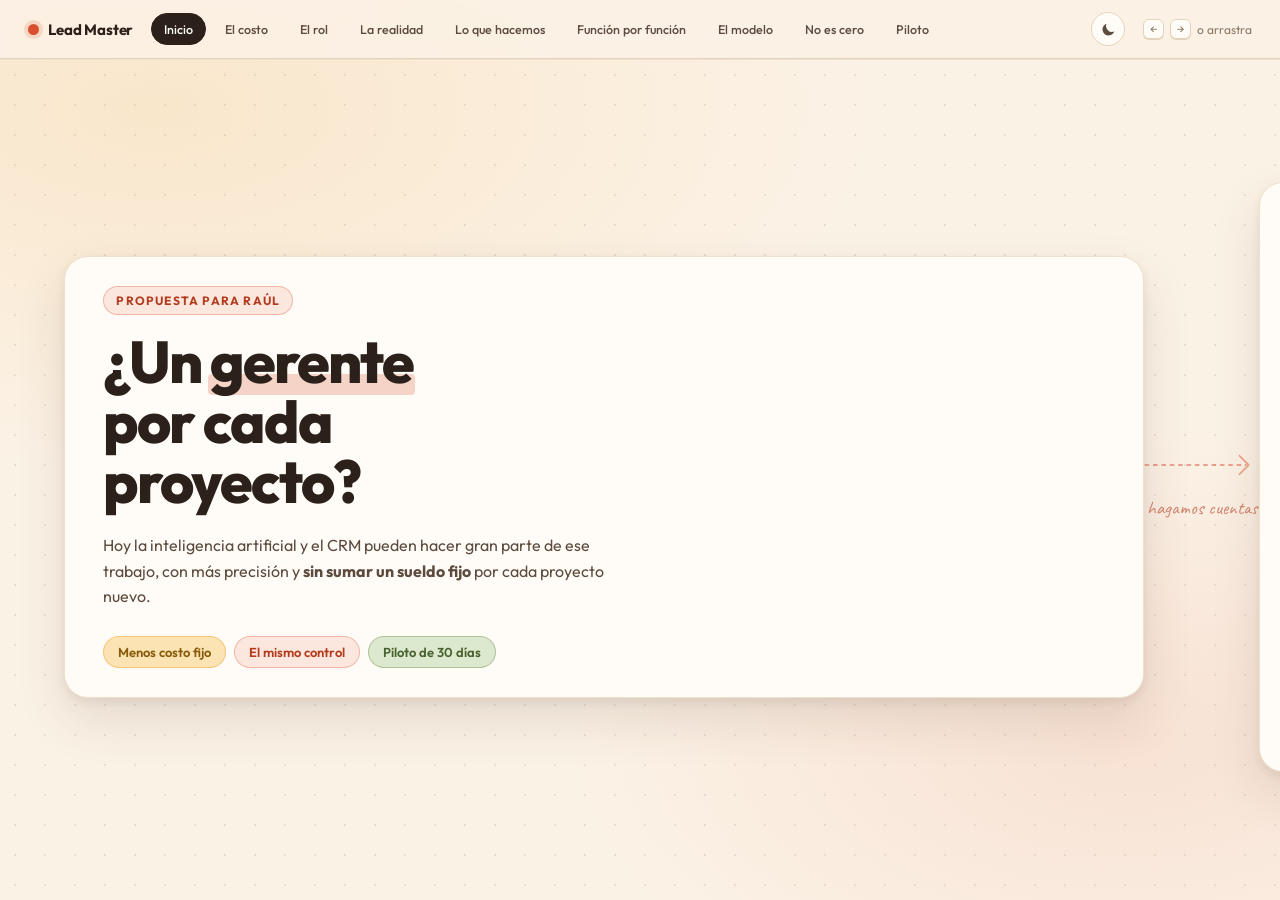
<file: raul/index.html>
<!DOCTYPE html>
<html lang="es">
<head>
<meta charset="utf-8">
<meta name="viewport" content="width=device-width, initial-scale=1">
<title>¿Un gerente por proyecto? — Propuesta para Raúl</title>
<meta name="description" content="Por qué la IA y el CRM pueden cubrir gran parte del rol de gerente comercial, con más precisión y menos costo fijo.">
<meta name="robots" content="noindex, nofollow">
<link rel="preconnect" href="https://fonts.googleapis.com">
<link rel="preconnect" href="https://fonts.gstatic.com" crossorigin>
<link href="https://fonts.googleapis.com/css2?family=Caveat:wght@500;700&family=Outfit:wght@300;400;500;600;700;800&display=swap" rel="stylesheet">
<link rel="stylesheet" href="/styles.css?v=26">
<link rel="stylesheet" href="/raul/raul.css?v=1">
<script>
(function(){
  try{
    var t = localStorage.getItem('lm-theme');
    if(!t) t = window.matchMedia('(prefers-color-scheme: dark)').matches ? 'dark' : 'light';
    document.documentElement.setAttribute('data-theme', t);
  }catch(e){ document.documentElement.setAttribute('data-theme','light'); }
})();
</script>
<link rel="icon" href="data:image/svg+xml,<svg xmlns='http://www.w3.org/2000/svg' viewBox='0 0 100 100'><text y='.9em' font-size='90'>👔</text></svg>">
</head>
<body>

<header class="topbar">
  <div class="brand">
    <span class="dot"></span>
    <span class="brand-name">Lead&nbsp;Master</span>
  </div>
  <nav class="chips" id="chips">
    <button data-go="0" class="chip is-active">Inicio</button>
    <button data-go="1" class="chip">El costo</button>
    <button data-go="2" class="chip">El rol</button>
    <button data-go="3" class="chip">La realidad</button>
    <button data-go="4" class="chip">Lo que hacemos</button>
    <button data-go="5" class="chip">Función por función</button>
    <button data-go="6" class="chip">El modelo</button>
    <button data-go="7" class="chip">No es cero</button>
    <button data-go="8" class="chip">Piloto</button>
  </nav>
  <button class="theme-toggle" id="themeToggle" type="button" aria-label="Cambiar entre modo claro y oscuro" title="Modo claro / oscuro">
    <svg class="ti-moon" viewBox="0 0 24 24" aria-hidden="true"><path d="M20.2 14.9A8.6 8.6 0 0 1 9.1 3.8a8.6 8.6 0 1 0 11.1 11.1Z"/></svg>
    <svg class="ti-sun" viewBox="0 0 24 24" aria-hidden="true"><circle cx="12" cy="12" r="4.4"/><path d="M12 1.6v3M12 19.4v3M1.6 12h3M19.4 12h3M4.6 4.6l2.1 2.1M17.3 17.3l2.1 2.1M19.4 4.6l-2.1 2.1M6.7 17.3l-2.1 2.1"/></svg>
  </button>
  <div class="topbar-hint">
    <kbd>←</kbd><kbd>→</kbd><span>o arrastra</span>
  </div>
</header>
<div class="progress"><div class="progress-bar" id="progressBar"></div></div>

<main class="canvas" id="canvas">

  <!-- ============ 0 · PORTADA ============ -->
  <section class="panel panel-cover" data-index="0">
    <div class="cover-grid">
      <div class="cover-left">
        <span class="step-badge step-2">Propuesta para Raúl</span>
        <h1 class="cover-title" style="margin-top:16px">
          ¿Un <span class="hl hl-clay">gerente</span><br>
          por cada<br>proyecto?
        </h1>
        <p class="cover-lead">
          Hoy la inteligencia artificial y el CRM pueden hacer gran parte de ese trabajo,
          con más precisión y <strong>sin sumar un sueldo fijo</strong> por cada proyecto nuevo.
        </p>
        <div class="cover-tags">
          <span class="tag tag-a">Menos costo fijo</span>
          <span class="tag tag-b">El mismo control</span>
          <span class="tag tag-c">Piloto de 30 días</span>
        </div>
      </div>

      <div class="cover-right">
        <div class="org" aria-hidden="true">
          <div class="org-row"><span class="org-proj">🏢 Proyecto 1</span><span class="org-line"></span><span class="org-mgr">👔 Gerente <b>$25,000</b></span></div>
          <div class="org-row"><span class="org-proj">🏢 Proyecto 2</span><span class="org-line"></span><span class="org-mgr">👔 Gerente <b>$25,000</b></span></div>
          <div class="org-row"><span class="org-proj">🏢 Proyecto 3</span><span class="org-line"></span><span class="org-mgr">👔 Gerente <b>$25,000</b></span></div>
          <div class="org-row"><span class="org-proj">🏢 Proyecto 4</span><span class="org-line"></span><span class="org-mgr">👔 Gerente <b>$25,000</b></span></div>
          <div class="org-total">= <b>$100,000 MXN</b> al mes, solo en gerentes</div>
        </div>
      </div>
    </div>
  </section>

  <div class="connector"><svg viewBox="0 0 220 60" preserveAspectRatio="none"><path d="M2 30 C 70 30, 120 30, 195 30" /><path d="M182 20 L200 30 L182 40" class="head"/></svg><span class="connector-label">hagamos cuentas</span></div>

  <!-- ============ 1 · EL COSTO ============ -->
  <section class="panel panel-wide" data-index="1">
    <div class="panel-head">
      <span class="step-badge step-badge-muted">El costo</span>
      <h2 class="panel-title">El costo fijo que <span class="hl hl-clay">crece</span><br>con cada proyecto nuevo</h2>
    </div>

    <div class="cost-grid">
      <div class="salary-card">
        <p class="mini-label">Sueldo actual por gerente</p>
        <p class="salary-num">$25,000</p>
        <p class="salary-sub">MXN al mes, facturables. Un puesto de tiempo completo por proyecto.</p>
        <p class="source">Fuente: vacante “Gerente Comercial — Playa del Carmen”.</p>
      </div>

      <div class="calc">
        <label class="calc-label" for="projRange1">¿Cuántos proyectos tienes hoy?</label>
        <div class="calc-row">
          <input class="proj-range" id="projRange1" type="range" min="1" max="10" value="4" aria-describedby="calcTotal1">
          <output class="calc-n" data-bind="n">4</output>
        </div>
        <div class="mgr-grid" data-bind-grid="mgr"></div>
        <p class="calc-result" id="calcTotal1"><span class="calc-total" data-bind="total">$100,000</span> MXN al mes solo en gerentes comerciales</p>
        <p class="calc-year">Son <b data-bind="year">$1,200,000</b> MXN al año.</p>
      </div>
    </div>

    <div class="verdict">
      <span class="verdict-icon">!</span>
      <p>Cada proyecto nuevo suma <strong>otro sueldo completo</strong>, sin importar si el equipo comercial ya está capacitado.</p>
    </div>
  </section>

  <div class="connector"><svg viewBox="0 0 220 60" preserveAspectRatio="none"><path d="M2 30 C 70 30, 120 30, 195 30" /><path d="M182 20 L200 30 L182 40" class="head"/></svg><span class="connector-label">¿y qué hace?</span></div>

  <!-- ============ 2 · EL ROL ============ -->
  <section class="panel" data-index="2">
    <div class="panel-head">
      <span class="step-badge step-badge-muted">El rol</span>
      <h2 class="panel-title">Lo que un gerente comercial<br><span class="hl hl-amber">debería</span> hacer</h2>
      <p class="panel-lead">Según la descripción del puesto que usan hoy para contratar.</p>
    </div>

    <div class="role-grid">
      <article class="card">
        <div class="card-icon">🎓</div>
        <h3>Reclutar y capacitar</h3>
        <p>Formar asesores nuevos y desarrollarlos en el proceso de venta.</p>
      </article>
      <article class="card">
        <div class="card-icon">🤝</div>
        <h3>Acompañar el ciclo de venta</h3>
        <p>Contacto, perfilamiento, presentación y cierre con los clientes.</p>
      </article>
      <article class="card">
        <div class="card-icon">📈</div>
        <h3>Evaluar KPIs y dar feedback</h3>
        <p>Medir el desempeño del equipo y retroalimentar constantemente.</p>
      </article>
      <article class="card">
        <div class="card-icon">📣</div>
        <h3>Coordinar con marketing</h3>
        <p>Compartir información clave para mejorar la generación de leads.</p>
      </article>
    </div>
    <p class="source" style="margin-top:18px">Fuente: vacante “Gerente Comercial — Playa del Carmen”.</p>
  </section>

  <div class="connector"><svg viewBox="0 0 220 60" preserveAspectRatio="none"><path d="M2 30 C 70 30, 120 30, 195 30" /><path d="M182 20 L200 30 L182 40" class="head"/></svg><span class="connector-label">pero en la vida real…</span></div>

  <!-- ============ 3 · LA REALIDAD ============ -->
  <section class="panel" data-index="3">
    <div class="panel-head">
      <span class="step-badge step-badge-muted">La realidad</span>
      <h2 class="panel-title">Pero en la práctica,<br>el tiempo se va <span class="hl hl-clay">a otro lado</span></h2>
      <p class="panel-lead">Lo que observamos en los equipos actuales:</p>
    </div>

    <div class="split" aria-label="70% del tiempo en reportes, 30% en coaching y cierre">
      <div class="split-a">
        <span class="split-pct">~70%</span>
        <span class="split-txt">Reportes y tareas administrativas del equipo</span>
      </div>
      <div class="split-b">
        <span class="split-pct">30%</span>
        <span class="split-txt">Coaching, negociación y cierre</span>
      </div>
    </div>
    <div class="split-legend">
      <span><i class="lg lg-a"></i> Tiempo que no vende</span>
      <span><i class="lg lg-b"></i> Lo que de verdad mueve las ventas</span>
    </div>

    <div class="truth" style="margin-top:28px">
      <p class="truth-kicker">En otras palabras:</p>
      <p class="truth-main">Se paga un puesto completo para hacer, en gran parte, <strong>lo que un dashboard automático ya hace mejor</strong>.</p>
    </div>
  </section>

  <div class="connector"><svg viewBox="0 0 220 60" preserveAspectRatio="none"><path d="M2 30 C 70 30, 120 30, 195 30" /><path d="M182 20 L200 30 L182 40" class="head"/></svg><span class="connector-label">aquí entramos</span></div>

  <!-- ============ 4 · LO QUE HACEMOS IGUAL ============ -->
  <section class="panel panel-wide" data-index="4">
    <div class="panel-head">
      <span class="step-badge step-1">Lo que hacemos</span>
      <h2 class="panel-title">Lo que hace un gerente, el sistema <span class="hl hl-amber">lo hace igual</span>.<br>Todos los días, en todos los proyectos.</h2>
      <p class="panel-lead">Inteligencia artificial + Go High Level, montado y funcionando por Lead Master.</p>
    </div>

    <div class="do-grid">
      <article class="do-card">
        <span class="do-ico">📊</span>
        <div><h3>Reportes y KPIs en tiempo real</h3><p>Dashboards por asesor y por proyecto, sin que nadie los arme a mano.</p></div>
        <span class="auto-pill ap1">Automático</span>
      </article>
      <article class="do-card">
        <span class="do-ico">🎯</span>
        <div><h3>Perfilamiento y calificación de leads</h3><p>La IA prioriza a quién contactar primero según intención y presupuesto.</p></div>
        <span class="auto-pill ap2">Automático</span>
      </article>
      <article class="do-card">
        <span class="do-ico">🔁</span>
        <div><h3>Seguimiento automático</h3><p>Secuencias de WhatsApp y correo que no dejan enfriar a ningún prospecto.</p></div>
        <span class="auto-pill ap3">Automático</span>
      </article>
      <article class="do-card">
        <span class="do-ico">🚨</span>
        <div><h3>Alertas de desempeño</h3><p>Avisa cuando un asesor se atrasa en tiempos de respuesta o de cierre.</p></div>
        <span class="auto-pill ap4">Automático</span>
      </article>
      <article class="do-card">
        <span class="do-ico">🎧</span>
        <div><h3>Registro y análisis de llamadas</h3><p>Transcribe y evalúa cada contacto sin que alguien tenga que escuchar todas las llamadas.</p></div>
        <span class="auto-pill ap5">Automático</span>
      </article>
      <article class="do-card">
        <span class="do-ico">🧭</span>
        <div><h3>Pipeline y etapas automáticas</h3><p>Mueve prospectos entre etapas y le avisa a marketing qué está funcionando.</p></div>
        <span class="auto-pill ap6">Automático</span>
      </article>
    </div>
  </section>

  <div class="connector"><svg viewBox="0 0 220 60" preserveAspectRatio="none"><path d="M2 30 C 70 30, 120 30, 195 30" /><path d="M182 20 L200 30 L182 40" class="head"/></svg><span class="connector-label">uno por uno</span></div>

  <!-- ============ 5 · FUNCIÓN POR FUNCIÓN ============ -->
  <section class="panel panel-wide" data-index="5">
    <div class="panel-head">
      <span class="step-badge step-badge-muted">Función por función</span>
      <h2 class="panel-title">Qué pasa al sistema<br>y qué <span class="hl hl-olive">sigue siendo humano</span></h2>
    </div>

    <div class="table-wrap">
      <table class="cmp">
        <thead>
          <tr><th>Función del gerente</th><th>El sistema (IA + GHL)</th><th>Sigue siendo humano</th></tr>
        </thead>
        <tbody>
          <tr><td>Reportes de KPIs del equipo</td><td><span class="yes">✓ Automático</span></td><td><span class="no">—</span></td></tr>
          <tr><td>Perfilamiento y seguimiento de leads</td><td><span class="yes">✓ Automático</span></td><td><span class="no">—</span></td></tr>
          <tr><td>Alertas de desempeño y de respuesta</td><td><span class="yes">✓ Automático</span></td><td><span class="no">—</span></td></tr>
          <tr><td>Capacitación inicial del asesor</td><td><span class="part">◐ Apoya: guiones e IA de práctica</span></td><td><span class="yes">✓ Sí</span></td></tr>
          <tr><td>Coaching 1 a 1 y motivación</td><td><span class="no">—</span></td><td><span class="yes">✓ Sí</span></td></tr>
          <tr><td>Negociación y cierre estratégico</td><td><span class="no">—</span></td><td><span class="yes">✓ Sí</span></td></tr>
        </tbody>
      </table>
    </div>
  </section>

  <div class="connector"><svg viewBox="0 0 220 60" preserveAspectRatio="none"><path d="M2 30 C 70 30, 120 30, 195 30" /><path d="M182 20 L200 30 L182 40" class="head"/></svg><span class="connector-label">el cambio</span></div>

  <!-- ============ 6 · EL MODELO ============ -->
  <section class="panel panel-wide" data-index="6">
    <div class="panel-head">
      <span class="step-badge step-3">El modelo</span>
      <h2 class="panel-title">Un supervisor, <span class="hl hl-olive">varios proyectos</span></h2>
    </div>

    <div class="model-top">
      <label class="calc-label" for="projRange2">Proyectos:</label>
      <input class="proj-range" id="projRange2" type="range" min="1" max="10" value="4">
      <output class="calc-n" data-bind="n">4</output>
    </div>

    <div class="model-grid">
      <div class="model-card model-now">
        <p class="mini-label">Modelo actual</p>
        <h3>1 gerente × proyecto</h3>
        <p class="model-line"><b data-bind="n">4</b> gerentes × $25,000 MXN</p>
        <div class="bar"><span class="bar-fill bar-now"></span></div>
        <p class="model-cost"><span data-bind="total">$100,000</span> <small>/mes</small></p>
      </div>

      <div class="model-card model-new">
        <p class="mini-label">Modelo propuesto</p>
        <h3>1 supervisor + IA / GHL</h3>
        <p class="model-line">Supervisa <b data-bind="n">4</b> proyectos con dashboards en tiempo real</p>
        <div class="bar"><span class="bar-fill bar-new"></span></div>
        <p class="model-cost">$25,000 <small>/mes en supervisión*</small></p>
      </div>

      <div class="saving">
        <p class="saving-label">Te liberas de</p>
        <p class="saving-num"><span data-bind="nMinus1">3</span> sueldos fijos</p>
        <p class="saving-money"><span data-bind="saving">$75,000</span> MXN al mes</p>
        <p class="saving-year">≈ <span data-bind="savingYear">$900,000</span> al año</p>
      </div>
    </div>

    <p class="footnote">* Tomamos como referencia el mismo sueldo de un gerente para el supervisor. El ahorro es antes de la inversión en el sistema.
      El supervisor se enfoca en coaching, cierres estratégicos y la relación con el desarrollador; la IA cubre el monitoreo diario de cada proyecto.</p>
  </section>

  <div class="connector"><svg viewBox="0 0 220 60" preserveAspectRatio="none"><path d="M2 30 C 70 30, 120 30, 195 30" /><path d="M182 20 L200 30 L182 40" class="head"/></svg><span class="connector-label">ojo con esto</span></div>

  <!-- ============ 7 · NO ES CERO ============ -->
  <section class="panel" data-index="7">
    <div class="panel-head">
      <span class="step-badge step-badge-muted">No es cero</span>
      <h2 class="panel-title">Esto no es “cero gerentes”:<br>es <span class="hl hl-amber">menos costo fijo</span> por lo mismo</h2>
      <p class="panel-lead">Lo humano se queda donde de verdad hace la diferencia.</p>
    </div>

    <div class="train-grid">
      <article class="train-card">
        <span class="train-num">1</span>
        <h3>Coaching real</h3>
        <p>Sesiones 1 a 1, manejo de objeciones difíciles y la moral del equipo.</p>
      </article>
      <article class="train-card">
        <span class="train-num">2</span>
        <h3>Negociación y cierre</h3>
        <p>Casos complejos, clientes clave y condiciones especiales con el desarrollador.</p>
      </article>
      <article class="train-card">
        <span class="train-num">3</span>
        <h3>Criterio y contexto</h3>
        <p>Decisiones que dependen de la relación, el momento y la lectura de cada proyecto.</p>
      </article>
    </div>

    <div class="verdict verdict-soft" style="margin-top:26px">
      <span class="verdict-icon">⚖️</span>
      <p>La IA se queda con <strong>lo repetitivo y medible</strong>. El supervisor, con <strong>lo que de verdad necesita criterio</strong>.</p>
    </div>
  </section>

  <div class="connector"><svg viewBox="0 0 220 60" preserveAspectRatio="none"><path d="M2 30 C 70 30, 120 30, 195 30" /><path d="M182 20 L200 30 L182 40" class="head"/></svg><span class="connector-label">¿cómo arrancamos?</span></div>

  <!-- ============ 8 · PILOTO ============ -->
  <section class="panel panel-wide" data-index="8">
    <div class="panel-head">
      <span class="step-badge step-2">La propuesta</span>
      <h2 class="panel-title">Empecemos con un <span class="hl hl-clay">piloto de 30 días</span></h2>
      <p class="panel-lead">Sin cambiar todo de golpe: se prueba en un proyecto y se mide.</p>
    </div>

    <div class="closing">
      <h3 class="closing-title">Así funciona el piloto</h3>
      <div class="roadmap pilot-map">
        <div class="rm-line"></div>
        <div class="rm-item">
          <span class="rm-dot">1</span>
          <strong>Elegimos un proyecto</strong>
          <span class="rm-sub">Se retira el gerente dedicado y se activa el dashboard de GHL.</span>
        </div>
        <div class="rm-item">
          <span class="rm-dot">2</span>
          <strong>El supervisor lo cubre</strong>
          <span class="rm-sub">Con alertas y reportes automáticos, sin dedicación de tiempo completo.</span>
        </div>
        <div class="rm-item">
          <span class="rm-dot">3</span>
          <strong>Medimos resultados</strong>
          <span class="rm-sub">Ventas, tiempos de respuesta y satisfacción del equipo vs. el modelo anterior.</span>
        </div>
      </div>
      <p class="closing-text">Si funciona en un proyecto, <strong style="color:var(--amber)">se replica en los demás</strong>.</p>
      <p class="signature hand">Lead Master</p>
    </div>
  </section>

  <div class="canvas-end"></div>
</main>

<script src="/app.js?v=26"></script>
<script src="/raul/raul.js?v=1"></script>
</body>
</html>
</file>
<file: styles.css>
/* ============================================================
   Lead Master · Propuesta — tablero horizontal
   ============================================================ */

:root{
  --cream:      #FBF2E6;
  --cream-2:    #F6E8D6;
  --paper:      #FFFCF7;
  --ink:        #2B211A;
  --ink-soft:   #5C4B3E;
  --muted:      #8B7867;
  --line:       #E4D3BC;
  --line-soft:  #EFE1CD;

  --clay:       #D9502F;
  --clay-dark:  #B33C1E;
  --amber:      #EFA22C;
  --amber-soft: #FBE3B4;
  --olive:      #6E8F52;
  --olive-soft: #DDE9CE;
  --sky:        #5D93B4;
  --sky-soft:   #D6E7F0;
  --rose:       #E0778C;
  --rose-soft:  #FBDCE1;

  /* superficies y detalles que cambian con el tema */
  --band:       #2B211A;
  --band-fg:    #FFF3E2;
  --sketch:     #4A3A2E;
  --rope-col:   #6B5949;
  --dot:        rgba(43,33,26,.085);
  --glow-a:     rgba(239,162,44,.14);
  --glow-b:     rgba(217,80,47,.10);
  --topbar-bg:  rgba(251,242,230,.86);
  --floor:      rgba(70,45,25,.14);

  --chip-amber-bg:#FBE3B4; --chip-amber-fg:#8A5A08; --chip-amber-bd:rgba(239,162,44,.45);
  --chip-olive-bg:#DDE9CE; --chip-olive-fg:#48622F; --chip-olive-bd:rgba(110,143,82,.42);
  --chip-clay-bg:rgba(217,80,47,.12); --chip-clay-fg:#B33C1E; --chip-clay-bd:rgba(217,80,47,.32);
  --warn-bg:#FBDCE1; --warn-fg:#5A2A34; --warn-bd:rgba(224,119,140,.4);

  --shadow-sm: 0 1px 2px rgba(70,45,25,.06), 0 3px 8px rgba(70,45,25,.06);
  --shadow-md: 0 2px 4px rgba(70,45,25,.07), 0 10px 24px rgba(70,45,25,.09);
  --shadow-lg: 0 4px 10px rgba(70,45,25,.08), 0 22px 50px rgba(70,45,25,.12);
  --r-sm: 10px;
  --r-md: 16px;
  --r-lg: 24px;
}

:root[data-theme="dark"]{
  --cream:      #1C1611;
  --cream-2:    #271F18;
  --paper:      #241D17;
  --ink:        #F6EADB;
  --ink-soft:   #CFBEAB;
  --muted:      #9A8877;
  --line:       #3D3126;
  --line-soft:  #33291F;

  --clay:       #E86A45;
  --clay-dark:  #F08A63;
  --amber:      #F2AE3E;
  --olive:      #86A96A;

  --band:       #392B21;
  --sketch:     #E2D1BD;
  --rope-col:   #BCA894;
  --dot:        rgba(246,234,219,.07);
  --glow-a:     rgba(239,162,44,.10);
  --glow-b:     rgba(217,80,47,.09);
  --topbar-bg:  rgba(28,22,17,.88);
  --floor:      rgba(0,0,0,.45);

  --chip-amber-bg:rgba(239,162,44,.18); --chip-amber-fg:#F6CB83; --chip-amber-bd:rgba(239,162,44,.45);
  --chip-olive-bg:rgba(134,169,106,.18); --chip-olive-fg:#B7D69C; --chip-olive-bd:rgba(134,169,106,.45);
  --chip-clay-bg:rgba(232,106,69,.16); --chip-clay-fg:#F2977C; --chip-clay-bd:rgba(232,106,69,.42);
  --warn-bg:rgba(224,119,140,.15); --warn-fg:#F3C6D0; --warn-bd:rgba(224,119,140,.38);

  --shadow-sm: 0 1px 2px rgba(0,0,0,.25), 0 3px 8px rgba(0,0,0,.25);
  --shadow-md: 0 2px 4px rgba(0,0,0,.3), 0 10px 24px rgba(0,0,0,.32);
  --shadow-lg: 0 4px 10px rgba(0,0,0,.32), 0 22px 50px rgba(0,0,0,.45);
}

*{box-sizing:border-box;}
html,body{height:100%;margin:0;}
body{
  font-family:"Outfit", ui-sans-serif, system-ui, -apple-system, "Segoe UI", sans-serif;
  color:var(--ink);
  background-color:var(--cream);
  background-image:
    radial-gradient(circle at 50% 50%, var(--dot) 1.3px, transparent 1.4px),
    radial-gradient(1200px 600px at 12% 12%, var(--glow-a), transparent 60%),
    radial-gradient(900px 500px at 88% 82%, var(--glow-b), transparent 62%);
  background-size: 30px 30px, auto, auto;
  overflow:hidden;
  -webkit-font-smoothing:antialiased;
}
.hand{font-family:"Caveat", cursive;}

/* ---------------- Topbar ---------------- */
.topbar{
  position:fixed; inset:0 0 auto 0; z-index:50;
  display:flex; align-items:center; gap:18px;
  padding:12px clamp(14px,3vw,28px);
  background:var(--topbar-bg);
  backdrop-filter:blur(14px) saturate(1.2);
  border-bottom:1px solid var(--line);
}
.brand{display:flex;align-items:center;gap:9px;flex:0 0 auto;}
.brand .dot{width:11px;height:11px;border-radius:50%;background:var(--clay);box-shadow:0 0 0 4px rgba(217,80,47,.16);}
.brand-name{font-weight:700;letter-spacing:-.01em;font-size:15px;}

.chips{
  display:flex; gap:6px; align-items:center;
  overflow-x:auto; scrollbar-width:none; flex:1 1 auto;
}
.chips::-webkit-scrollbar{display:none;}
.chip{
  flex:0 0 auto; cursor:pointer;
  font-family:inherit; font-size:12.5px; font-weight:500; color:var(--ink-soft);
  background:transparent; border:1px solid transparent;
  padding:7px 12px; border-radius:999px;
  transition:background .18s, color .18s, border-color .18s, transform .18s;
  white-space:nowrap;
}
.chip:hover{background:rgba(255,255,255,.75);border-color:var(--line-soft);}
.chip.is-active{background:var(--ink);color:var(--paper);border-color:var(--ink);}
.theme-toggle{
  flex:0 0 auto;cursor:pointer;width:34px;height:34px;border-radius:50%;
  border:1px solid var(--line);background:var(--paper);color:var(--ink-soft);
  display:grid;place-items:center;padding:0;
  transition:background .2s, color .2s, border-color .2s, transform .2s;
}
.theme-toggle:hover{color:var(--clay);border-color:var(--clay);transform:rotate(-12deg);}
.theme-toggle svg{width:17px;height:17px;}
.theme-toggle .ti-moon{fill:currentColor;stroke:none;}
.theme-toggle .ti-sun{fill:none;stroke:currentColor;stroke-width:2;stroke-linecap:round;}
.theme-toggle .ti-sun{display:none;}
:root[data-theme="dark"] .theme-toggle .ti-sun{display:block;}
:root[data-theme="dark"] .theme-toggle .ti-moon{display:none;}

.topbar-hint{display:flex;align-items:center;gap:6px;font-size:12px;color:var(--muted);flex:0 0 auto;}
.topbar-hint kbd{
  font-family:inherit;font-size:11px;padding:2px 6px;border-radius:6px;
  background:var(--paper);border:1px solid var(--line);box-shadow:0 1px 0 var(--line);
}
@media (max-width:820px){ .topbar-hint{display:none;} }

.progress{position:fixed;top:57px;left:0;right:0;height:3px;background:var(--line-soft);z-index:49;}
.progress-bar{height:100%;width:0;background:linear-gradient(90deg,var(--amber),var(--clay));border-radius:0 3px 3px 0;transition:width .12s linear;}

/* ---------------- Canvas horizontal ---------------- */
.canvas{
  position:relative;
  height:100vh; height:100dvh;
  display:flex; align-items:center;
  overflow-x:auto; overflow-y:hidden;
  scroll-snap-type:x proximity;
  padding:74px clamp(20px,5vw,90px) 20px;
  gap:0;
  cursor:grab;
  scrollbar-width:thin; scrollbar-color:var(--line) transparent;
}
.canvas.is-dragging{cursor:grabbing;scroll-snap-type:none;}
.canvas::-webkit-scrollbar{height:9px;}
.canvas::-webkit-scrollbar-track{background:transparent;}
.canvas::-webkit-scrollbar-thumb{background:var(--line);border-radius:99px;border:2px solid var(--cream);}
.canvas-end{flex:0 0 clamp(20px,6vw,90px);}

.panel{
  flex:0 0 auto;
  width:min(1080px, 88vw);
  max-height:calc(100dvh - 100px);
  scroll-snap-align:center;
  background:var(--paper);
  border:1px solid var(--line-soft);
  border-radius:var(--r-lg);
  box-shadow:var(--shadow-lg);
  padding:clamp(24px,3.2vh,42px) clamp(26px,3vw,52px);
  overflow-y:auto; overflow-x:hidden;
  scrollbar-width:thin;
}
.panel::-webkit-scrollbar{width:7px;}
.panel::-webkit-scrollbar-thumb{background:var(--line);border-radius:99px;}
.panel-wide{width:min(1320px, 92vw);}

/* Conectores entre paneles */
.connector{
  flex:0 0 clamp(90px,9vw,170px);
  display:flex;flex-direction:column;align-items:center;justify-content:center;gap:6px;
  opacity:.75;
}
.connector svg{width:100%;height:56px;overflow:visible;}
.connector path{fill:none;stroke:var(--clay);stroke-width:2.2;stroke-linecap:round;stroke-linejoin:round;stroke-dasharray:7 9;opacity:.65;}
.connector path.head{stroke-dasharray:none;}
.connector-label{font-family:"Caveat",cursive;font-size:19px;color:var(--clay-dark);opacity:.8;text-align:center;line-height:1;}

/* ---------------- Tipografía compartida ---------------- */
.panel-head{margin-bottom:clamp(18px,2.4vh,30px);}
.panel-title{
  font-size:clamp(28px,3.5vw,46px);line-height:1.08;letter-spacing:-.025em;
  font-weight:700;margin:10px 0 0;
}
.panel-lead{font-size:clamp(15px,1.15vw,18px);color:var(--ink-soft);margin:12px 0 0;max-width:62ch;line-height:1.55;}
.mini-label{
  font-size:11.5px;font-weight:700;letter-spacing:.13em;text-transform:uppercase;
  color:var(--muted);margin:0 0 12px;
}
.hl{position:relative;white-space:nowrap;}
.hl::after{
  content:"";position:absolute;left:-2px;right:-2px;bottom:.06em;height:.34em;
  border-radius:4px;z-index:-1;
}
.hl{z-index:0;}
.hl-clay::after{background:rgba(217,80,47,.24);}
.hl-amber::after{background:rgba(239,162,44,.35);}
.hl-olive::after{background:rgba(110,143,82,.28);}

.step-badge{
  display:inline-block;font-size:12px;font-weight:700;letter-spacing:.1em;text-transform:uppercase;
  padding:6px 12px;border-radius:999px;background:var(--chip-amber-bg);color:var(--chip-amber-fg);
  border:1px solid var(--chip-amber-bd);
}
.step-badge-muted{background:var(--cream-2);color:var(--muted);border-color:var(--line);}
.step-1{background:var(--chip-amber-bg);color:var(--chip-amber-fg);border-color:var(--chip-amber-bd);}
.step-2{background:var(--chip-clay-bg);color:var(--chip-clay-fg);border-color:var(--chip-clay-bd);}
.step-3{background:var(--chip-olive-bg);color:var(--chip-olive-fg);border-color:var(--chip-olive-bd);}

/* ---------------- Sticky notes ---------------- */
.note{
  position:relative;
  padding:20px 18px 18px;
  border-radius:4px 4px 8px 8px;
  font-size:15px;line-height:1.42;
  box-shadow:var(--shadow-md);
  background:var(--amber-soft);
  color:#4A3520;
  transition:transform .25s cubic-bezier(.2,.8,.3,1), box-shadow .25s;
}
.note strong{display:block;font-size:12px;letter-spacing:.09em;text-transform:uppercase;opacity:.65;margin-bottom:6px;font-weight:700;}
.note:hover{transform:rotate(0deg) translateY(-4px) scale(1.02);box-shadow:var(--shadow-lg);z-index:5;}
.note-pin{
  position:absolute;top:-7px;left:50%;transform:translateX(-50%);
  width:14px;height:14px;border-radius:50%;
  background:radial-gradient(circle at 35% 30%, #fff, var(--clay) 60%, var(--clay-dark));
  box-shadow:0 2px 4px rgba(70,45,25,.3);
}
.note-yellow{background:#FCE7B2;}
.note-pink{background:#FAD9DE;color:#5A2A34;}
.note-blue{background:#D9E9F3;color:#22414F;}
.note-green{background:#DDEACD;color:#33452A;}
.rot-a{transform:rotate(-2.2deg);}
.rot-b{transform:rotate(1.8deg);}
.rot-c{transform:rotate(1.1deg);}
.rot-d{transform:rotate(-1.4deg);}

/* ---------------- 0 · Portada ---------------- */
.panel-cover{display:flex;flex-direction:column;justify-content:center;}
.cover-grid{display:grid;grid-template-columns:1.15fr .85fr;gap:clamp(24px,3vw,54px);align-items:center;}
.cover-title{
  font-size:clamp(38px,4.6vw,68px);line-height:1.02;letter-spacing:-.035em;font-weight:800;margin:0;
}
.cover-lead{font-size:clamp(16px,1.25vw,19px);line-height:1.6;color:var(--ink-soft);margin:22px 0 0;max-width:46ch;}
.cover-tags{display:flex;gap:8px;flex-wrap:wrap;margin:26px 0 0;}
.tag{font-size:13px;font-weight:600;padding:7px 14px;border-radius:999px;border:1px solid;}
.tag-a{background:var(--chip-amber-bg);border-color:var(--chip-amber-bd);color:var(--chip-amber-fg);}
.tag-b{background:var(--chip-clay-bg);border-color:var(--chip-clay-bd);color:var(--chip-clay-fg);}
.tag-c{background:var(--chip-olive-bg);border-color:var(--chip-olive-bd);color:var(--chip-olive-fg);}


/* ---- caritas: frustrado -> preocupado -> triste -> furioso ---- */
.mood{margin-top:clamp(24px,3.4vh,38px);--gm:10px;}
.mood-label{margin:0 0 8px;font-family:"Caveat",cursive;font-size:21px;color:var(--muted);}
.mood-track{position:relative;display:grid;grid-template-columns:repeat(4,1fr);gap:var(--gm);padding-top:52px;}
.mood-slot{
  text-align:center;font-size:11px;font-weight:700;letter-spacing:.06em;text-transform:uppercase;
  color:var(--muted);opacity:.45;padding-top:4px;border-top:2px solid var(--line);
}
.m1{animation:mo1 10s ease-in-out infinite;}
.m2{animation:mo2 10s ease-in-out infinite;}
.m3{animation:mo3 10s ease-in-out infinite;}
.m4{animation:mo4 10s ease-in-out infinite;}
@keyframes mo1{0%,20%{opacity:1;color:var(--clay-dark);border-color:var(--clay);}24%,92%{opacity:.45;color:var(--muted);border-color:var(--line);}96%,100%{opacity:1;color:var(--clay-dark);border-color:var(--clay);}}
@keyframes mo2{0%,21%{opacity:.45;}25%,45%{opacity:1;color:var(--clay-dark);border-color:var(--clay);}49%,100%{opacity:.45;color:var(--muted);border-color:var(--line);}}
@keyframes mo3{0%,46%{opacity:.45;}50%,70%{opacity:1;color:var(--clay-dark);border-color:var(--clay);}74%,100%{opacity:.45;color:var(--muted);border-color:var(--line);}}
@keyframes mo4{0%,71%{opacity:.45;}75%,91%{opacity:1;color:var(--clay-dark);border-color:var(--clay);}95%,100%{opacity:.45;color:var(--muted);border-color:var(--line);}}

.mood-face{
  position:absolute;top:0;left:0;height:46px;
  width:calc((100% - 3 * var(--gm)) / 4);
  display:flex;justify-content:center;
  animation:moveFace 10s cubic-bezier(.5,0,.25,1) infinite;
}
@keyframes moveFace{
  0%,17%  {transform:translateX(0);}
  23%,42% {transform:translateX(calc(100% + var(--gm)));}
  48%,67% {transform:translateX(calc(200% + 2 * var(--gm)));}
  73%,91% {transform:translateX(calc(300% + 3 * var(--gm)));}
  100%    {transform:translateX(0);}
}
.face{
  position:absolute;top:0;width:46px;height:46px;opacity:0;
  filter:drop-shadow(0 4px 8px rgba(70,45,25,.18));
}
.face .skin{fill:#F7C85B;stroke:#D9A233;stroke-width:1.6;}
.face .ft{stroke:#4A3520;stroke-width:2.6;fill:none;stroke-linecap:round;stroke-linejoin:round;}
.face .eye{fill:#4A3520;}
.face .drop{fill:#7FBBDA;}
.face .tear{fill:#7FBBDA;}
.face .blush{fill:rgba(217,80,47,.35);}
.face .steam{stroke:var(--clay);stroke-width:2.4;fill:none;stroke-linecap:round;opacity:.7;}
.fc1{animation:fa1 10s linear infinite;}
.fc2{animation:fa2 10s linear infinite;}
.fc3{animation:fa3 10s linear infinite;}
.fc4{animation:fa4 10s linear infinite;}
@keyframes fa1{0%,20%{opacity:1;}22%,92%{opacity:0;}95%,100%{opacity:1;}}
@keyframes fa2{0%,21%{opacity:0;}23%,45%{opacity:1;}47%,100%{opacity:0;}}
@keyframes fa3{0%,46%{opacity:0;}48%,70%{opacity:1;}72%,100%{opacity:0;}}
@keyframes fa4{0%,71%{opacity:0;}73%,91%{opacity:1;}93%,100%{opacity:0;}}


.cover-right{
  display:grid;grid-template-columns:1fr 1fr;
  gap:clamp(12px,1.6vh,20px) clamp(12px,1.2vw,20px);
  align-content:center;
}
.cover-right .note{font-size:14.5px;padding:17px 15px 15px;}
.cover-right .note-wide{grid-column:1 / -1;}
.cover-right .note:nth-child(1){transform:rotate(-2.4deg) translateY(-6px);}
.cover-right .note:nth-child(2){transform:rotate(1.9deg) translateY(4px);}
.cover-right .note:nth-child(3){transform:rotate(1.2deg) translateY(-3px);}
.cover-right .note:nth-child(4){transform:rotate(-1.6deg) translateY(5px);}
.cover-right .note:nth-child(5){transform:rotate(2.1deg) translateY(-4px);}
.cover-right .note:nth-child(6){transform:rotate(-1.9deg) translateY(3px);}
.cover-right .note:nth-child(7){transform:rotate(-.9deg);}


/* ---------------- 1 · Hoy ---------------- */
.pain-board{display:grid;grid-template-columns:1fr 1fr 1.25fr;gap:clamp(14px,1.6vw,26px);align-items:start;}
.pain-column{display:flex;flex-direction:column;gap:clamp(14px,2vh,22px);}
.fight{
  background:var(--cream);border:1px dashed var(--line);border-radius:var(--r-md);
  padding:20px 18px;display:flex;flex-direction:column;gap:14px;
}
.fight-label{font-family:"Caveat",cursive;font-size:21px;color:var(--muted);margin:0;text-align:center;}
.fight-row{display:flex;flex-direction:column;gap:10px;}
.bubble{
  position:relative;background:var(--paper);border:1px solid var(--line);border-radius:14px;
  padding:14px 16px;font-size:15px;line-height:1.4;box-shadow:var(--shadow-sm);
}
.bubble-who{display:block;font-size:11px;font-weight:700;letter-spacing:.12em;text-transform:uppercase;margin-bottom:5px;}
.bubble-left{border-left:4px solid var(--clay);} .bubble-left .bubble-who{color:var(--clay-dark);}
.bubble-right{border-left:4px solid var(--sky);margin-left:auto;} .bubble-right .bubble-who{color:#3D6D8A;}
.fight-vs{align-self:center;font-family:"Caveat",cursive;font-size:24px;color:var(--clay);}

.verdict{
  margin-top:clamp(18px,2.6vh,30px);
  display:flex;align-items:center;gap:14px;
  background:linear-gradient(90deg, rgba(217,80,47,.10), rgba(239,162,44,.10));
  border:1px solid rgba(217,80,47,.25);border-radius:var(--r-md);
  padding:16px 20px;
}
.verdict-icon{
  flex:0 0 auto;width:30px;height:30px;border-radius:50%;background:var(--clay);color:#fff;
  display:grid;place-items:center;font-weight:800;font-size:16px;
}
.verdict p{margin:0;font-size:clamp(15px,1.2vw,19px);line-height:1.45;}
.verdict-soft{background:linear-gradient(90deg, rgba(93,147,180,.10), rgba(110,143,82,.10));border-color:rgba(93,147,180,.28);}
.verdict-soft .verdict-icon{background:transparent;font-size:20px;}

/* ---------------- 2 · Solución ---------------- */
.scan-area{position:relative;--gap4:clamp(12px,1.3vw,18px);margin-bottom:30px;}
.cards-4{display:grid;grid-template-columns:repeat(4,1fr);gap:var(--gap4);}

/* ---- lupa que recorre y encuentra ---- */
.lupa-track{position:absolute;inset:0;pointer-events:none;z-index:3;}
.lupa-wrap{
  position:absolute;top:-6px;left:0;
  width:calc((100% - 3 * var(--gap4)) / 4);
  display:flex;justify-content:center;
  animation:scanMove 9s cubic-bezier(.5,0,.25,1) infinite;
}
.lupa{width:clamp(44px,3.6vw,58px);height:auto;animation:lupaWobble 2.2s ease-in-out infinite;}
.lupa .lens-glow{fill:rgba(239,162,44,.16);}
.lupa .lens{fill:rgba(255,255,255,.5);stroke:var(--clay);stroke-width:4;}
.lupa .handle{stroke:var(--clay-dark);stroke-width:7;stroke-linecap:round;fill:none;}
.lupa .shine{stroke:#fff;stroke-width:3;stroke-linecap:round;fill:none;opacity:.8;}

@keyframes scanMove{
  0%,20%   {transform:translateX(0);opacity:1;}
  27%,44%  {transform:translateX(calc(100% + var(--gap4)));opacity:1;}
  51%,67%  {transform:translateX(calc(200% + 2 * var(--gap4)));opacity:1;}
  74%,90%  {transform:translateX(calc(300% + 3 * var(--gap4)));opacity:1;}
  94%      {transform:translateX(calc(300% + 3 * var(--gap4)));opacity:0;}
  95%      {transform:translateX(0);opacity:0;}
  100%     {transform:translateX(0);opacity:1;}
}
@keyframes lupaWobble{
  0%,100%{transform:rotate(-7deg) translateY(0);}
  50%    {transform:rotate(6deg) translateY(-3px);}
}

.find{
  position:absolute;left:6px;right:6px;bottom:-38px;z-index:4;
  background:var(--clay);color:#FFF6E9;border-radius:10px;
  padding:7px 10px;font-size:11px;font-weight:600;line-height:1.25;text-align:center;
  box-shadow:0 8px 18px rgba(140,45,20,.28);
  opacity:0;transform:translateY(6px) scale(.94);
  animation:findPop 9s ease-out infinite;
}
.find::before{content:"⚠ ";}
.f1{animation-delay:.9s;} .f2{animation-delay:3.1s;} .f3{animation-delay:5.3s;} .f4{animation-delay:7.4s;}
@keyframes findPop{
  0%  {opacity:0;transform:translateY(6px) scale(.94);}
  4%  {opacity:1;transform:translateY(0) scale(1);}
  13% {opacity:1;transform:translateY(0) scale(1);}
  18%,100%{opacity:0;transform:translateY(-3px) scale(.98);}
}

.c1{animation:lit1 9s ease-out infinite;}
.c2{animation:lit2 9s ease-out infinite;}
.c3{animation:lit3 9s ease-out infinite;}
.c4{animation:lit4 9s ease-out infinite;}
@keyframes lit1{0%,4%{border-color:rgba(217,80,47,.65);}20%,100%{border-color:var(--line);}}
@keyframes lit2{0%,26%{border-color:var(--line);}30%,44%{border-color:rgba(217,80,47,.65);}48%,100%{border-color:var(--line);}}
@keyframes lit3{0%,50%{border-color:var(--line);}54%,67%{border-color:rgba(217,80,47,.65);}71%,100%{border-color:var(--line);}}
@keyframes lit4{0%,73%{border-color:var(--line);}77%,90%{border-color:rgba(217,80,47,.65);}94%,100%{border-color:var(--line);}}
.card{
  position:relative;
  background:var(--paper);border:1px solid var(--line);border-radius:var(--r-md);
  padding:20px 18px;box-shadow:var(--shadow-sm);
  transition:transform .22s, box-shadow .22s, border-color .22s;
}
.card:hover{transform:translateY(-4px);box-shadow:var(--shadow-md);border-color:rgba(239,162,44,.5);}
.card h3{margin:0 0 7px;font-size:17px;font-weight:700;letter-spacing:-.01em;}
.card p{margin:0;font-size:14.5px;line-height:1.5;color:var(--ink-soft);}
.card-icon{
  width:38px;height:38px;border-radius:11px;margin-bottom:14px;
  background:var(--chip-amber-bg);border:1px solid var(--chip-amber-bd);
  display:grid;place-items:center;font-size:19px;
}
.i-eye::before{content:"👁";} .i-chat::before{content:"💬";}
.i-flag::before{content:"🚩";} .i-clock::before{content:"⏱";}

.truth{
  margin-top:clamp(18px,2.4vh,28px);
  background:var(--band);color:var(--band-fg);border-radius:var(--r-md);
  padding:clamp(18px,2.4vh,26px) clamp(20px,2.4vw,32px);
}
.truth-kicker{margin:0 0 8px;font-family:"Caveat",cursive;font-size:22px;color:var(--amber);}
.truth-main{margin:0;font-size:clamp(16px,1.5vw,23px);line-height:1.42;}
.truth-main strong{color:var(--amber);font-weight:600;}

.steps-preview{margin-top:clamp(16px,2.2vh,26px);}
.steps-preview-label{font-family:"Caveat",cursive;font-size:21px;color:var(--muted);margin:0 0 10px;}
.steps-preview-row{display:grid;grid-template-columns:1fr 26px 1fr 26px 1fr;align-items:center;gap:8px;}
.step-pill{
  cursor:pointer;font-family:inherit;font-size:14px;font-weight:600;color:var(--ink);
  background:var(--cream);border:1px solid var(--line);border-radius:999px;
  padding:10px 14px;display:flex;align-items:center;gap:9px;text-align:left;width:100%;
  transition:transform .2s, background .2s, border-color .2s;
}
.step-pill span{
  flex:0 0 auto;width:22px;height:22px;border-radius:50%;background:var(--clay);color:#fff;
  display:grid;place-items:center;font-size:12.5px;font-weight:700;
}
.step-pill:hover{transform:translateY(-2px);background:var(--paper);border-color:var(--clay);}
.step-line{height:1px;background:repeating-linear-gradient(90deg,var(--line) 0 6px,transparent 6px 12px);}

/* ---------------- 3 · Go High Level ---------------- */
.ghl-grid{display:grid;grid-template-columns:1.05fr .95fr;gap:clamp(22px,2.6vw,44px);align-items:start;}
.quote{
  margin:0 0 16px;padding:16px 22px;
  border-left:4px solid var(--amber);background:var(--cream);border-radius:0 var(--r-md) var(--r-md) 0;
  font-size:clamp(16px,1.35vw,21px);line-height:1.45;color:var(--ink);
}
.ferrari{margin:0;}
.ferrari-svg{width:100%;height:auto;}
.ferrari-svg .ground{stroke:var(--line);stroke-width:2;stroke-dasharray:5 8;fill:none;stroke-linecap:round;}
.ferrari-svg .car-shadow{fill:var(--floor);}

.ferrari-svg .pullers{stroke:var(--sketch);stroke-width:3.1;fill:none;stroke-linecap:round;stroke-linejoin:round;}
.ferrari-svg .pullers .head{fill:var(--paper);stroke-width:3;}
.ferrari-svg .pullers .hand{fill:var(--sketch);stroke:var(--sketch);stroke-width:2;}
.ferrari-svg .fingers{stroke:var(--sketch);stroke-width:2.2;fill:none;stroke-linecap:round;opacity:0;}
.ferrari-svg .effort{stroke:var(--muted);stroke-width:2.4;opacity:.5;}
.ferrari-svg .rope{stroke:var(--rope-col);stroke-width:2.6;fill:none;stroke-linecap:round;}

/* --- animación: hacen fuerza, el carro no se mueve, se caen y vuelven --- */
.ferrari-svg .puller-body{
  transform-box:fill-box;
  transform-origin:50% 96%;
  animation:tug 6s cubic-bezier(.35,0,.3,1) infinite;
}
.ferrari-svg .p2{animation-delay:.07s;}
.ferrari-svg .p3{animation-delay:.14s;}

/* al caer: sueltan la cuerda y abren las manos */
.ferrari-svg .arms{
  transform-box:fill-box;transform-origin:5% 0%;
  animation:armsLetGo 6s cubic-bezier(.35,0,.3,1) infinite;
}
.ferrari-svg .hand{animation:handOpen 6s linear infinite;}
.ferrari-svg .fingers{animation:fingersOut 6s linear infinite;}
.ferrari-svg .p2 .arms,.ferrari-svg .p2 .hand,.ferrari-svg .p2 .fingers{animation-delay:.07s;}
.ferrari-svg .p3 .arms,.ferrari-svg .p3 .hand,.ferrari-svg .p3 .fingers{animation-delay:.14s;}

@keyframes armsLetGo{
  0%,53%{transform:rotate(0deg);}
  58%   {transform:rotate(-14deg);}
  63%   {transform:rotate(-34deg);}
  69%   {transform:rotate(-42deg);}
  86%   {transform:rotate(-38deg);}
  95%   {transform:rotate(-8deg);}
  100%  {transform:rotate(0deg);}
}
@keyframes handOpen{
  0%,56%{fill-opacity:1;}
  60%,90%{fill-opacity:0;}
  96%,100%{fill-opacity:1;}
}
@keyframes fingersOut{
  0%,56%{opacity:0;}
  61%,89%{opacity:1;}
  95%,100%{opacity:0;}
}

@keyframes tug{
  0%   {transform:rotate(0deg) translate(0,0);}
  7%   {transform:rotate(-11deg) translate(-5px,1px);}
  14%  {transform:rotate(-2deg) translate(2px,0);}
  22%  {transform:rotate(-13deg) translate(-6px,1px);}
  30%  {transform:rotate(-2deg) translate(2px,0);}
  40%  {transform:rotate(-15deg) translate(-8px,2px);}
  48%  {transform:rotate(-17deg) translate(-9px,2px);}
  53%  {transform:rotate(-19deg) translate(-10px,3px);}
  57%  {transform:rotate(-6deg) translate(-1px,0);}
  63%  {transform:translate(6px,13px) rotate(-38deg);}
  68%  {transform:translate(13px,21px) rotate(-58deg);}
  72%  {transform:translate(12px,20px) rotate(-53deg);}
  86%  {transform:translate(13px,21px) rotate(-56deg);}
  94%  {transform:translate(2px,4px) rotate(-14deg);}
  100% {transform:rotate(0deg) translate(0,0);}
}

.ferrari-svg .car-shake{
  transform-box:fill-box;transform-origin:50% 100%;
  animation:carNudge 6s cubic-bezier(.35,0,.3,1) infinite;
}
@keyframes carNudge{
  0%   {transform:translateX(0);}
  8%   {transform:translateX(-3px);}
  16%  {transform:translateX(-2px);}
  24%  {transform:translateX(-6px);}
  32%  {transform:translateX(-5px);}
  42%  {transform:translateX(-9px);}
  53%  {transform:translateX(-12px);}
  57%  {transform:translateX(-11px);}
  66%  {transform:translateX(-4px);}
  74%  {transform:translateX(0);}
  100% {transform:translateX(0);}
}

.ferrari-svg .effort{animation:effortPulse 6s linear infinite;}
@keyframes effortPulse{
  0%{opacity:.45;} 20%{opacity:.9;} 46%{opacity:1;}
  57%{opacity:0;} 92%{opacity:0;} 100%{opacity:.45;}
}


.ferrari-svg .car-body{fill:url(#paint);stroke:#8E2B12;stroke-width:2.2;stroke-linejoin:round;}
.ferrari-svg .car-glass{fill:url(#glass);stroke:#8E2B12;stroke-width:1.8;stroke-linejoin:round;}
.ferrari-svg .car-pillar{stroke:#8E2B12;stroke-width:1.6;fill:none;opacity:.55;}
.ferrari-svg .car-gloss{stroke:#FFFFFF;stroke-width:4;fill:none;stroke-linecap:round;opacity:.3;}
.ferrari-svg .car-crease{stroke:#8E2B12;stroke-width:1.6;fill:none;opacity:.45;stroke-linecap:round;}
.ferrari-svg .car-door{stroke:#8E2B12;stroke-width:1.6;fill:none;opacity:.4;stroke-linecap:round;}
.ferrari-svg .car-vent{fill:#8E2B12;opacity:.75;}
.ferrari-svg .car-light{fill:#FBE7CF;stroke:#8E2B12;stroke-width:1.3;stroke-linejoin:round;}
.ferrari-svg .car-mirror{fill:#B33C1E;stroke:#8E2B12;stroke-width:1.4;stroke-linejoin:round;}
.ferrari-svg .car-skirt{stroke:#8E2B12;stroke-width:5;fill:none;stroke-linecap:round;opacity:.5;}
.ferrari-svg .car-splitter{stroke:#8E2B12;stroke-width:3.4;fill:none;stroke-linecap:round;opacity:.8;}
.ferrari-svg .car-spoiler{stroke:#FFFFFF;stroke-width:2.4;fill:none;stroke-linecap:round;opacity:.28;}

.ferrari-svg .tyre{fill:#231A14;}
.ferrari-svg .rim{fill:url(#rim);}
.ferrari-svg .spokes{stroke:#A8917A;stroke-width:2;fill:none;stroke-linecap:round;}
.ferrari-svg .hub{fill:#8E2B12;}
.ferrari-caption{display:block;text-align:center;font-size:21px;line-height:1.22;color:var(--clay-dark);margin-top:2px;}

.check-list{list-style:none;margin:0;padding:0;display:flex;flex-direction:column;gap:12px;}
.check-list-tight{gap:11px;}
.check-list li{display:flex;gap:12px;align-items:flex-start;font-size:14.5px;line-height:1.45;color:var(--ink-soft);}
.check-list strong{color:var(--ink);font-weight:600;font-size:15.5px;}
.tick{
  flex:0 0 auto;width:22px;height:22px;border-radius:7px;margin-top:1px;
  background:var(--chip-olive-bg);border:1px solid var(--chip-olive-bd);
  position:relative;
}
.tick::after{
  content:"";position:absolute;left:7px;top:4px;width:5px;height:10px;
  border:solid var(--chip-olive-fg);border-width:0 2.2px 2.2px 0;transform:rotate(42deg);
}
.tick-clay{background:rgba(217,80,47,.13);border-color:rgba(217,80,47,.4);}
.tick-clay::after{border-color:var(--clay-dark);}

.warn-note{
  margin-top:14px;padding:14px 16px;border-radius:var(--r-md);
  background:var(--warn-bg);border:1px solid var(--warn-bd);
  font-size:14.5px;line-height:1.5;color:var(--warn-fg);
}
.track-band{
  margin-top:clamp(14px,1.8vh,20px);
  display:grid;grid-template-columns:.95fr 1.35fr;gap:clamp(18px,2.4vw,38px);align-items:center;
  background:var(--band);color:var(--band-fg);border-radius:var(--r-lg);
  padding:clamp(16px,2vh,20px) clamp(20px,2.4vw,30px);
}
.track-title{margin:0;font-size:clamp(16px,1.4vw,22px);line-height:1.35;font-weight:500;}
.track-title strong{color:var(--amber);font-weight:700;}
.track-sub{margin:10px 0 0;font-size:14.5px;line-height:1.5;color:rgba(255,243,226,.72);}
.track-items{display:grid;grid-template-columns:repeat(4,1fr);gap:clamp(8px,1vw,14px);}
.track-item{
  display:flex;gap:10px;align-items:flex-start;
  background:rgba(255,243,226,.07);border:1px solid rgba(255,243,226,.14);
  border-radius:14px;padding:11px 12px;
  font-size:12.5px;line-height:1.35;color:rgba(255,243,226,.68);
}
.track-item strong{display:block;color:#FFF3E2;font-size:14.5px;font-weight:600;margin-bottom:3px;}
.track-ico{flex:0 0 auto;font-size:17px;line-height:1;}

/* ---------------- 4 · Lead Master ---------------- */
.lm-grid{display:grid;grid-template-columns:.95fr 1fr 1fr;gap:clamp(16px,1.8vw,28px);align-items:start;}
.case{
  background:linear-gradient(160deg, rgba(217,80,47,.12), rgba(239,162,44,.10));
  border:1px solid rgba(217,80,47,.28);border-radius:var(--r-md);
  padding:22px 20px;
}
.case-label{margin:0 0 10px;font-size:11.5px;font-weight:700;letter-spacing:.13em;text-transform:uppercase;color:var(--clay-dark);}
.case-text{margin:0;font-size:clamp(15px,1.25vw,18px);line-height:1.5;}
.case-ask{margin:16px 0 0;font-size:23px;color:var(--clay-dark);line-height:1.15;}

.alerts{background:var(--cream);border:1px solid var(--line);border-radius:var(--r-md);padding:15px 14px;}
.alert{
  display:flex;gap:11px;align-items:flex-start;
  background:var(--paper);border:1px solid var(--line-soft);border-radius:12px;
  padding:10px 12px;margin-bottom:8px;box-shadow:var(--shadow-sm);
  font-size:14px;line-height:1.35;
}
.alert strong{font-size:13.5px;font-weight:700;}
.alert span:not(.alert-dot){color:var(--muted);font-size:13px;}
.alert-dot{flex:0 0 auto;width:9px;height:9px;border-radius:50%;margin-top:5px;}
.alert-red .alert-dot{background:#D63B26;box-shadow:0 0 0 4px rgba(214,59,38,.15);}
.alert-amber .alert-dot{background:var(--amber);box-shadow:0 0 0 4px rgba(239,162,44,.18);}
.alert-clay .alert-dot{background:var(--rose);box-shadow:0 0 0 4px rgba(224,119,140,.18);}
.alerts-foot{margin:12px 0 0;font-size:14px;color:var(--ink-soft);}
.case-foot{margin:12px 0 0;font-size:13px;line-height:1.45;color:var(--ink-soft);
  border-top:1px dashed rgba(217,80,47,.3);padding-top:10px;}

/* ---- mini CRM animado: el pipeline se mueve solo ---- */
.auto-demo{
  margin-top:clamp(14px,1.8vh,20px);
  background:var(--band);color:var(--band-fg);border-radius:var(--r-lg);
  padding:clamp(14px,1.8vh,18px) clamp(18px,2.2vw,26px);
}
.auto-demo-top{display:flex;align-items:center;gap:14px;flex-wrap:wrap;margin-bottom:12px;}
.auto-demo-text{margin:0;font-size:14px;line-height:1.4;color:rgba(255,243,226,.75);flex:1 1 320px;}
.auto-demo-text strong{color:#FFF3E2;font-weight:600;}
.auto-badge{
  display:inline-flex;align-items:center;gap:8px;flex:0 0 auto;
  background:rgba(239,162,44,.16);border:1px solid rgba(239,162,44,.45);color:var(--amber);
  font-size:12px;font-weight:700;letter-spacing:.08em;text-transform:uppercase;
  padding:7px 13px;border-radius:999px;
}
.auto-dot{width:8px;height:8px;border-radius:50%;background:var(--amber);animation:livePulse 1.6s ease-in-out infinite;}
@keyframes livePulse{0%,100%{box-shadow:0 0 0 0 rgba(239,162,44,.55);}70%{box-shadow:0 0 0 7px rgba(239,162,44,0);}}

.pipeline{position:relative;display:grid;grid-template-columns:repeat(4,1fr);gap:8px;height:96px;}
.stage{
  border:1px dashed rgba(255,243,226,.2);border-radius:12px;
  display:flex;align-items:flex-start;justify-content:center;padding-top:7px;
  font-size:10.5px;font-weight:700;letter-spacing:.07em;text-transform:uppercase;
  color:rgba(255,243,226,.42);
}
.st1{animation:stg1 8s linear infinite;}
.st2{animation:stg2 8s linear infinite;}
.st3{animation:stg3 8s linear infinite;}
.st4{animation:stg4 8s linear infinite;}
@keyframes stg1{0%,13%{border-color:rgba(239,162,44,.75);background:rgba(239,162,44,.10);color:var(--amber);}17%,100%{border-color:rgba(255,243,226,.2);background:transparent;color:rgba(255,243,226,.42);}}
@keyframes stg2{0%,17%{border-color:rgba(255,243,226,.2);color:rgba(255,243,226,.42);}20%,35%{border-color:rgba(239,162,44,.75);background:rgba(239,162,44,.10);color:var(--amber);}39%,100%{border-color:rgba(255,243,226,.2);background:transparent;color:rgba(255,243,226,.42);}}
@keyframes stg3{0%,39%{border-color:rgba(255,243,226,.2);color:rgba(255,243,226,.42);}42%,58%{border-color:rgba(239,162,44,.75);background:rgba(239,162,44,.10);color:var(--amber);}62%,100%{border-color:rgba(255,243,226,.2);background:transparent;color:rgba(255,243,226,.42);}}
@keyframes stg4{0%,62%{border-color:rgba(255,243,226,.2);color:rgba(255,243,226,.42);}66%,90%{border-color:rgba(110,143,82,.9);background:rgba(110,143,82,.18);color:#BFE0A0;}94%,100%{border-color:rgba(255,243,226,.2);background:transparent;color:rgba(255,243,226,.42);}}

.lead-card{
  position:absolute;top:26px;left:0;width:calc((100% - 24px)/4);
  display:flex;flex-direction:column;gap:5px;
  background:#FFF6E9;color:#2B211A;border-radius:10px;padding:8px 10px;
  font-size:12.5px;font-weight:600;box-shadow:0 6px 14px rgba(0,0,0,.35);
  animation:moveLead 8s cubic-bezier(.55,0,.2,1) infinite;
}
.lead-top{display:flex;align-items:center;gap:7px;}
.lead-note{position:relative;height:27px;}
.ln{
  position:absolute;inset:0;opacity:0;
  font-size:10.5px;line-height:1.28;font-weight:500;color:#7A6353;
  padding-left:11px;
}
.ln::before{content:"";position:absolute;left:0;top:3px;width:5px;height:5px;border-radius:50%;background:var(--amber);}
.ln1{animation:n1 8s linear infinite;}
.ln2{animation:n2 8s linear infinite;}
.ln3{animation:n3 8s linear infinite;}
.ln4{animation:n4 8s linear infinite;}
@keyframes n1{0%,15%{opacity:1;}18%,100%{opacity:0;}}
@keyframes n2{0%,17%{opacity:0;}21%,34%{opacity:1;}37%,100%{opacity:0;}}
@keyframes n3{0%,38%{opacity:0;}43%,57%{opacity:1;}60%,100%{opacity:0;}}
@keyframes n4{0%,61%{opacity:0;}66%,90%{opacity:1;}93%,100%{opacity:0;}}
.ln4{color:#4C6B31;font-weight:600;}
.ln4::before{background:var(--olive);}
.lead-avatar{
  width:20px;height:20px;border-radius:50%;flex:0 0 auto;
  background:var(--clay);color:#fff;font-size:9.5px;font-weight:700;
  display:grid;place-items:center;
}
.lead-name{white-space:nowrap;overflow:hidden;text-overflow:ellipsis;}
@keyframes moveLead{
  0%,12%   {transform:translateX(0);opacity:1;}
  19%,34%  {transform:translateX(calc(100% + 8px));opacity:1;}
  41%,57%  {transform:translateX(calc(200% + 16px));opacity:1;}
  64%,89%  {transform:translateX(calc(300% + 24px));opacity:1;}
  93%      {transform:translateX(calc(300% + 24px));opacity:0;}
  94%      {transform:translateX(0);opacity:0;}
  100%     {transform:translateX(0);opacity:1;}
}

.auto-events{display:grid;grid-template-columns:repeat(4,1fr);gap:8px;margin-top:10px;min-height:30px;}
.ev{
  opacity:0;display:inline-flex;align-items:center;justify-content:center;gap:6px;
  background:rgba(255,243,226,.09);border:1px solid rgba(255,243,226,.16);
  border-radius:999px;padding:6px 8px;font-size:11.5px;font-weight:600;
  color:#FFF3E2;white-space:nowrap;
  animation:evPop 8s ease-out infinite;
}
.ev0{animation-delay:.5s;} .ev1{animation-delay:1.7s;} .ev2{animation-delay:3.5s;} .ev3{animation-delay:5.3s;}
@keyframes evPop{
  0%  {opacity:0;transform:translateY(8px) scale(.94);}
  5%  {opacity:1;transform:translateY(0) scale(1);}
  20% {opacity:1;transform:translateY(0) scale(1);}
  26%,100%{opacity:0;transform:translateY(-4px) scale(.98);}
}
.bell{display:inline-block;animation:ring 8s ease-out infinite;animation-delay:.5s;}
@keyframes ring{
  0%,3%{transform:rotate(0);}
  6%{transform:rotate(-22deg);} 9%{transform:rotate(18deg);}
  12%{transform:rotate(-12deg);} 15%{transform:rotate(8deg);}
  18%,100%{transform:rotate(0);}
}


/* ---------------- 5 · Capacitación ---------------- */
.train-grid{display:grid;grid-template-columns:repeat(3,1fr);gap:clamp(14px,1.6vw,24px);}
.train-card{
  position:relative;background:var(--paper);border:1px solid var(--line);
  border-radius:var(--r-md);padding:26px 22px 22px;box-shadow:var(--shadow-sm);
  transition:transform .22s, box-shadow .22s;
}
.train-card:hover{transform:translateY(-4px);box-shadow:var(--shadow-md);}
.train-num{
  position:absolute;top:-16px;left:22px;
  width:36px;height:36px;border-radius:50%;
  background:var(--olive);color:#fff;display:grid;place-items:center;
  font-size:17px;font-weight:700;box-shadow:var(--shadow-sm);
}
.train-card h3{margin:8px 0 8px;font-size:19px;font-weight:700;letter-spacing:-.01em;}
.train-card p{margin:0;font-size:14.5px;line-height:1.5;color:var(--ink-soft);}

.report-card{
  margin-top:clamp(22px,3vh,34px);
  display:grid;grid-template-columns:1.4fr .8fr;gap:clamp(18px,2vw,34px);align-items:center;
  background:var(--cream);border:1px dashed var(--line);border-radius:var(--r-md);
  padding:clamp(18px,2.4vh,28px) clamp(20px,2.4vw,30px);
}
.report-title{margin:0 0 8px;font-size:clamp(19px,1.7vw,26px);font-weight:700;letter-spacing:-.02em;line-height:1.2;}
.report-text{margin:0;font-size:15px;color:var(--ink-soft);}
.report-chart{display:flex;align-items:flex-end;gap:7px;height:clamp(80px,12vh,120px);}
.report-chart span{
  flex:1;height:var(--h);border-radius:5px 5px 2px 2px;
  background:linear-gradient(180deg,var(--amber),var(--clay));
  opacity:.85;animation:grow .8s cubic-bezier(.2,.9,.3,1) backwards;
}
.report-chart span:nth-child(1){animation-delay:.02s}.report-chart span:nth-child(2){animation-delay:.06s}
.report-chart span:nth-child(3){animation-delay:.1s}.report-chart span:nth-child(4){animation-delay:.14s}
.report-chart span:nth-child(5){animation-delay:.18s}.report-chart span:nth-child(6){animation-delay:.22s}
.report-chart span:nth-child(7){animation-delay:.26s}.report-chart span:nth-child(8){animation-delay:.3s}
@keyframes grow{from{height:0;opacity:0;}to{height:var(--h);opacity:.85;}}

/* ---------------- 6 · Resumen ---------------- */
.summary-flow{display:grid;grid-template-columns:1fr auto 1.15fr;gap:clamp(16px,2vw,32px);align-items:center;}
.flow-item{border-radius:var(--r-md);padding:22px 22px;border:1px solid;}
.flow-item ul{margin:0;padding-left:18px;display:flex;flex-direction:column;gap:9px;font-size:15px;line-height:1.4;}
.flow-label{margin:0 0 12px;font-size:11.5px;font-weight:700;letter-spacing:.14em;text-transform:uppercase;}
.flow-before{background:var(--cream-2);border-color:var(--line);color:var(--ink-soft);}
.flow-before .flow-label{color:var(--muted);}
.flow-before li{text-decoration:line-through;text-decoration-color:rgba(139,120,103,.6);opacity:.85;}
.flow-after{background:linear-gradient(160deg, rgba(110,143,82,.12), rgba(239,162,44,.12));border-color:rgba(110,143,82,.35);}
.flow-after .flow-label{color:#48622F;}
.flow-arrow{display:flex;flex-direction:column;align-items:center;gap:4px;min-width:100px;}
.flow-arrow svg{width:100px;height:34px;overflow:visible;}
.flow-arrow path{fill:none;stroke:var(--clay);stroke-width:2.4;stroke-linecap:round;stroke-linejoin:round;}
.flow-arrow .hand{font-size:19px;color:var(--clay-dark);}

.closing{
  margin-top:clamp(20px,3vh,34px);text-align:center;
  background:var(--band);color:var(--band-fg);border-radius:var(--r-lg);
  padding:clamp(24px,3.4vh,40px) 28px;
}
.closing-title{margin:0;font-size:clamp(28px,3vw,44px);font-weight:800;letter-spacing:-.03em;}
.closing-title::after{content:"";}
.closing-text{margin:12px auto 0;max-width:56ch;font-size:clamp(15px,1.2vw,18px);line-height:1.55;color:rgba(255,243,226,.82);}
.roadmap{
  position:relative;margin-top:26px;
  display:grid;grid-template-columns:repeat(5,1fr);gap:clamp(8px,1vw,16px);
  text-align:center;
}
.rm-line{
  position:absolute;top:19px;left:9%;right:9%;height:2px;
  background:repeating-linear-gradient(90deg, rgba(239,162,44,.55) 0 8px, transparent 8px 16px);
}
.rm-item{position:relative;display:flex;flex-direction:column;align-items:center;gap:6px;}
.rm-dot{
  width:38px;height:38px;border-radius:50%;display:grid;place-items:center;font-size:17px;
  background:var(--band);border:2px solid var(--amber);
  box-shadow:0 0 0 6px var(--band);position:relative;z-index:2;
}
.rm-item strong{font-size:13.5px;font-weight:700;color:#FFF3E2;line-height:1.25;}
.rm-sub{font-size:11.5px;line-height:1.35;color:rgba(255,243,226,.6);max-width:20ch;}
.signature{margin:22px 0 0;font-size:26px;color:var(--amber);}

/* ---------------- Responsive ---------------- */
@media (max-width:1100px){
  .cards-4{grid-template-columns:repeat(2,1fr);}
  .lupa-track,.find{display:none;}
  .scan-area{margin-bottom:0;}
  .lm-grid{grid-template-columns:1fr 1fr;}
  .lm-grid .case{grid-column:1 / -1;}
}
@media (max-width:900px){
  .cover-grid{grid-template-columns:1fr;}
  .cover-right{display:none;}
  .pain-board{grid-template-columns:1fr 1fr;}
  .fight{grid-column:1 / -1;}
  .ghl-grid{grid-template-columns:1fr;}
  .track-band{grid-template-columns:1fr;}
  .track-items{grid-template-columns:repeat(2,1fr);}
  .summary-flow{grid-template-columns:1fr;}
  .roadmap{grid-template-columns:repeat(2,1fr);row-gap:18px;}
  .rm-line{display:none;}
  .flow-arrow{flex-direction:row;gap:10px;}
  .flow-arrow svg{transform:rotate(90deg);width:60px;}
  .train-grid{grid-template-columns:1fr;}
  .report-card{grid-template-columns:1fr;}
}
@media (max-width:640px){
  .panel,.panel-wide{width:88vw;padding:22px 20px;}
  .pain-board{grid-template-columns:1fr;}
  .cards-4{grid-template-columns:1fr;}
  .lm-grid{grid-template-columns:1fr;}
  .track-items{grid-template-columns:1fr;}
  .roadmap{grid-template-columns:1fr;}
  .connector{flex-basis:70px;}
  .connector-label{font-size:15px;}
}

@media (prefers-reduced-motion: reduce){
  *{animation:none !important;transition:none !important;}
  .canvas{scroll-behavior:auto;}
}
</file>
<file: oferta.css>
/* ============================================================
   Lead Master · Oferta (por dolores del cliente)
   Se apoya en styles.css (topbar, tablero horizontal, notas, tipografía)
   ============================================================ */

/* Las animaciones de cada panel arrancan cuando el panel entra en pantalla */
.panel:not(.in-view) *,
.panel:not(.in-view) *::before,
.panel:not(.in-view) *::after{animation-play-state:paused !important;}

@keyframes oSpin{to{transform:rotate(360deg);}}
@keyframes oPop{from{opacity:0;scale:.7;}to{opacity:1;scale:1;}}
@keyframes oRise{from{opacity:0;translate:0 14px;}to{opacity:1;translate:0 0;}}

/* ---------------- 0 · Portada ---------------- */
.o-cover-title{margin-top:16px;}
.face .ft-thin{stroke-width:1.6;opacity:.55;}
.face .zz{stroke:var(--sky);stroke-width:2;fill:none;stroke-linecap:round;stroke-linejoin:round;}
.face .lid{stroke:#F7C85B;stroke-width:3.8;stroke-linecap:round;}
.face .lidline{stroke-width:2;}
.face .qm{stroke:var(--clay);stroke-width:2.3;fill:none;stroke-linecap:round;}
.face .qm-dot{fill:var(--clay);}

.o-quotes{align-content:center;}
.o-quotes-label{grid-column:1 / -1;margin:0 0 2px;font-size:21px;line-height:1.1;color:var(--muted);}
.o-quotes .note{font-size:14px;line-height:1.38;animation:oPop .55s cubic-bezier(.2,.9,.3,1.25) both;}
.o-quotes .note:nth-child(2){animation-delay:.25s;}
.o-quotes .note:nth-child(3){animation-delay:.55s;}
.o-quotes .note:nth-child(4){animation-delay:.85s;}
.o-quotes .note:nth-child(5){animation-delay:1.15s;}
.o-quotes .note:nth-child(6){animation-delay:1.45s;}
.o-quotes .note:nth-child(7){animation-delay:1.75s;}
.o-quotes .note:nth-child(8){animation-delay:2.1s;font-weight:600;}

/* ---------------- 1 · Hoy ---------------- */
.o-today{display:grid;grid-template-columns:1fr 1.12fr;gap:clamp(18px,2.6vw,40px);align-items:start;}

.o-crm{
  position:relative;background:var(--paper);border:1px solid var(--line);
  border-radius:var(--r-md);box-shadow:var(--shadow-md);padding:0 0 12px;
  margin-bottom:22px;
}
.o-crm-bar{
  display:flex;align-items:center;gap:6px;padding:10px 14px;
  border-bottom:1px solid var(--line-soft);background:var(--cream-2);
  border-radius:var(--r-md) var(--r-md) 0 0;
}
.o-crm-bar i{width:9px;height:9px;border-radius:50%;background:var(--line);}
.o-crm-bar i:first-child{background:#E8836A;}
.o-crm-bar i:nth-child(2){background:#EFC15C;}
.o-crm-bar i:nth-child(3){background:#9CC17E;}
.o-crm-name{font-size:12.5px;font-weight:700;margin-left:6px;color:var(--ink-soft);}
.o-crm-badge{
  margin-left:auto;font-size:11.5px;font-weight:600;color:#fff;background:var(--clay);
  padding:4px 10px;border-radius:999px;white-space:nowrap;
  animation:oBadge 1.6s ease-in-out infinite;
}
.o-crm-badge b{font-weight:800;font-variant-numeric:tabular-nums;}
@keyframes oBadge{0%,100%{box-shadow:0 0 0 0 rgba(217,80,47,.45);}60%{box-shadow:0 0 0 7px rgba(217,80,47,0);}}

.o-incoming{position:relative;height:30px;margin:10px 14px 2px;}
.o-in{
  position:absolute;left:0;top:0;font-size:11.5px;font-weight:600;white-space:nowrap;
  padding:5px 11px;border-radius:999px;
  background:var(--chip-amber-bg);color:var(--chip-amber-fg);border:1px solid var(--chip-amber-bd);
  opacity:0;animation:oIn 8s ease-out infinite;
}
.in2{animation-delay:2s;} .in3{animation-delay:4s;} .in4{animation-delay:6s;}
@keyframes oIn{
  0%{opacity:0;transform:translateX(-24px);}
  4%{opacity:1;transform:none;}
  18%{opacity:1;transform:none;}
  24%,100%{opacity:0;transform:translateY(16px) scale(.9);}
}

.o-crm-head,.o-row{
  display:grid;grid-template-columns:26px 1.1fr .95fr 1fr 92px;
  align-items:center;gap:8px;padding:7px 14px;font-size:12.5px;
}
.o-crm-head{font-size:10px;font-weight:700;letter-spacing:.08em;text-transform:uppercase;color:var(--muted);padding-top:4px;padding-bottom:4px;}
.o-crm-head span:first-child{grid-column:span 2;}
.o-row{border-top:1px dashed var(--line-soft);}
.o-row > span:not(.o-cold){animation:oRowCold 10s ease-in-out infinite;animation-delay:var(--d,0s);}
.o-row .o-cold{animation:oColdTag 10s ease-in-out infinite;animation-delay:var(--d,0s);}
.r1{--d:0s;} .r2{--d:1.1s;} .r3{--d:2.2s;} .r4{--d:3.3s;} .r5{--d:4.4s;}
.o-av{
  width:24px;height:24px;border-radius:50%;display:grid;place-items:center;
  background:var(--sky);color:#fff;font-size:10px;font-weight:700;
}
.o-nm{font-weight:600;white-space:nowrap;overflow:hidden;text-overflow:ellipsis;}
.o-st{color:var(--ink-soft);}
.o-ago{color:var(--muted);white-space:nowrap;}
.o-cold{
  font-family:"Caveat",cursive;font-size:17px;line-height:1;color:var(--clay);
  white-space:nowrap;opacity:0;rotate:-4deg;
}
@keyframes oRowCold{0%,14%{opacity:1;filter:none;}22%,86%{opacity:.38;filter:grayscale(1);}94%,100%{opacity:1;filter:none;}}
@keyframes oColdTag{0%,16%{opacity:0;scale:.6;}22%,86%{opacity:1;scale:1;}92%,100%{opacity:0;scale:.9;}}

.o-typing{margin:8px 14px 0;font-size:12px;color:var(--muted);display:flex;align-items:center;gap:6px;}
.o-pen{display:inline-block;animation:oPen .5s ease-in-out infinite alternate;}
@keyframes oPen{from{rotate:-8deg;translate:0 0;}to{rotate:8deg;translate:3px -1px;}}
.o-dots i{font-style:normal;animation:oBlink 1.2s infinite;}
.o-dots i:nth-child(2){animation-delay:.2s;} .o-dots i:nth-child(3){animation-delay:.4s;}
@keyframes oBlink{0%,100%{opacity:.2;}50%{opacity:1;}}

.o-excel{
  position:absolute;right:-12px;bottom:-30px;max-width:180px;
  font-size:13.5px;padding:16px 13px 11px;rotate:4deg;
  animation:oWobble 3.2s ease-in-out infinite;
}
@keyframes oWobble{0%,100%{rotate:4deg;}50%{rotate:1deg;}}

.o-pains{display:grid;grid-template-columns:repeat(2,1fr);gap:clamp(10px,1vw,14px);}
.o-pain{
  position:relative;background:var(--paper);border:1px solid var(--line);
  border-radius:var(--r-md);padding:13px 14px 13px 58px;box-shadow:var(--shadow-sm);
  animation:oPainLit 12s ease-in-out infinite;
}
.o-pain-ico{
  position:absolute;left:13px;top:13px;width:34px;height:34px;border-radius:10px;
  display:grid;place-items:center;font-size:18px;background:var(--cream-2);
}
.o-pain h3{margin:0 0 4px;font-size:15.5px;font-weight:700;letter-spacing:-.01em;}
.o-pain p{margin:0;font-size:13px;line-height:1.4;color:var(--ink-soft);font-style:italic;}
.p2{animation-delay:2s;} .p3{animation-delay:4s;} .p4{animation-delay:6s;} .p5{animation-delay:8s;} .p6{animation-delay:10s;}
@keyframes oPainLit{
  0%,1%{border-color:var(--line);translate:0 0;}
  4%,14%{border-color:rgba(217,80,47,.65);translate:0 -3px;box-shadow:var(--shadow-md);}
  18%,100%{border-color:var(--line);translate:0 0;}
}


/* ---------------- 2 · Mientras tanto (la carrera) ---------------- */
.o-race{position:relative;display:flex;flex-direction:column;gap:clamp(10px,1.4vh,14px);}
.o-newlead{
  align-self:flex-start;display:inline-flex;align-items:center;gap:12px;
  padding:10px 16px;border-radius:14px;background:var(--paper);
  border:1px solid var(--chip-amber-bd);box-shadow:var(--shadow-md);
  opacity:0;translate:0 -8px;transition:opacity .4s, translate .4s;
}
.o-newlead.on{opacity:1;translate:0 0;}
.o-newlead .bell{font-size:20px;}
.o-newlead b{display:block;font-size:14.5px;}
.o-newlead small{display:block;font-size:12.5px;color:var(--muted);}
.o-lane{
  position:relative;display:grid;grid-template-columns:190px 1fr;gap:16px;align-items:center;
  padding:14px 16px;border-radius:var(--r-md);border:1px solid var(--line);background:var(--cream-2);
}
.o-lane-head{display:flex;align-items:center;gap:10px;}
.o-lane-ico{width:38px;height:38px;border-radius:12px;display:grid;place-items:center;font-size:19px;background:var(--paper);border:1px solid var(--line);flex:0 0 auto;}
.o-lane-head b{display:block;font-size:16px;line-height:1.2;}
.o-lane-head small{display:block;font-size:12.5px;color:var(--muted);}
.o-lane-you .o-lane-ico{animation:oSlow 2.4s ease-in-out infinite;}
@keyframes oSlow{0%,100%{rotate:0deg;}50%{rotate:180deg;}}
.o-track{position:relative;display:grid;grid-template-columns:repeat(5,1fr);gap:10px;}
.o-track::before{
  content:"";position:absolute;left:0;right:0;top:50%;height:2px;margin-top:-1px;
  background:repeating-linear-gradient(90deg,var(--line) 0 6px,transparent 6px 12px);
}
.o-step{
  position:relative;z-index:1;background:var(--paper);border:1px solid var(--line);border-radius:12px;
  padding:9px 11px;font-size:13.5px;font-weight:600;line-height:1.3;
  opacity:0;translate:0 10px;scale:.95;
  transition:opacity .45s ease-out, translate .45s cubic-bezier(.2,.9,.3,1.2), scale .45s, background .4s, border-color .4s;
}
.o-step i{display:block;font-style:normal;font-size:11px;font-weight:700;letter-spacing:.03em;color:var(--muted);margin-bottom:2px;}
.o-step.on{opacity:1;translate:0 0;scale:1;}
.o-step-bad.on{border-color:rgba(217,80,47,.65);background:rgba(217,80,47,.10);color:var(--clay-dark);}
.o-step-good.on{border-color:var(--chip-olive-bd);background:var(--chip-olive-bg);color:var(--chip-olive-fg);}
.o-lane-them .o-step.on{box-shadow:var(--shadow-sm);}
.o-stamp{
  position:absolute;right:clamp(10px,3vw,48px);top:6px;z-index:3;pointer-events:none;
  padding:6px 16px;border:3px solid var(--clay);border-radius:10px;
  font-size:clamp(17px,1.6vw,22px);font-weight:800;letter-spacing:.14em;text-transform:uppercase;
  color:var(--clay);background:var(--paper);
  opacity:0;transform:rotate(-7deg) scale(1.8);
  transition:opacity .25s, transform .4s cubic-bezier(.3,1.5,.5,1);
}
.o-race.is-done .o-stamp{opacity:.95;transform:rotate(-7deg) scale(1);}
.o-race.is-done .o-lane-you{border-color:rgba(217,80,47,.35);}
.o-race.is-done .o-lane-them{border-color:var(--chip-olive-bd);}
.verdict-soft .verdict-icon{color:var(--amber);}

/* ---------------- 2 · Lo que pierdes ---------------- */
.o-leak{display:grid;grid-template-columns:1fr 1fr .9fr;gap:clamp(18px,2.4vw,36px);align-items:center;}

.o-range{display:grid;grid-template-columns:1fr auto;gap:8px 12px;align-items:end;margin-bottom:22px;cursor:pointer;}
.o-range-q{font-size:15px;font-weight:600;line-height:1.3;}
.o-range-val{font-size:13px;color:var(--muted);white-space:nowrap;}
.o-range-val b{font-size:28px;font-weight:800;color:var(--ink);letter-spacing:-.02em;font-variant-numeric:tabular-nums;}
.o-range input{grid-column:1 / -1;}
.o-range input[type=range]{
  -webkit-appearance:none;appearance:none;width:100%;height:8px;margin:6px 0;border-radius:99px;
  background:linear-gradient(90deg,var(--clay) var(--fill,30%),var(--line) var(--fill,30%));
  outline:none;cursor:pointer;
}
.o-range input[type=range]::-webkit-slider-thumb{
  -webkit-appearance:none;appearance:none;width:26px;height:26px;border-radius:50%;
  background:var(--paper);border:3px solid var(--clay);box-shadow:var(--shadow-md);cursor:grab;
}
.o-range input[type=range]::-moz-range-thumb{
  width:22px;height:22px;border-radius:50%;background:var(--paper);border:3px solid var(--clay);
  box-shadow:var(--shadow-md);cursor:grab;
}
.o-range input[type=range]:focus-visible::-webkit-slider-thumb{box-shadow:0 0 0 5px rgba(217,80,47,.25);}
.o-legend{display:flex;flex-wrap:wrap;gap:8px 16px;font-size:12.5px;color:var(--muted);}
.o-legend span{display:inline-flex;align-items:center;gap:7px;}
.o-legend i{width:12px;height:12px;border-radius:50%;}
.lg-ok{background:var(--olive);}
.lg-lost{border:2px dashed rgba(217,80,47,.7);}

.o-dots-grid{
  display:grid;grid-template-columns:repeat(10,1fr);gap:clamp(4px,.55vw,8px);
  padding:clamp(12px,1.4vw,18px);background:var(--cream-2);
  border:1px solid var(--line-soft);border-radius:var(--r-md);
}
.o-dot{
  aspect-ratio:1;border-radius:50%;background:var(--olive);
  border:2px solid transparent;
  transition:background .35s, border-color .35s, transform .5s cubic-bezier(.5,0,.3,1.5), opacity .4s;
}
.o-dot.is-lost{
  background:transparent;border:2px dashed rgba(217,80,47,.6);
  transform:translateY(5px) scale(.78);opacity:.85;
  animation:oSink 3.6s ease-in-out infinite;animation-delay:var(--dl,0s);
}
@keyframes oSink{0%,100%{translate:0 0;}50%{translate:0 4px;}}

.o-leak-out{
  background:var(--band);color:var(--band-fg);border-radius:var(--r-lg);
  padding:clamp(18px,2.4vh,26px) 22px;text-align:center;box-shadow:var(--shadow-md);
}
.o-big{margin:0;font-size:clamp(50px,5.4vw,80px);font-weight:800;letter-spacing:-.045em;line-height:1;color:#F2977C;font-variant-numeric:tabular-nums;}
.o-big-sub{margin:6px auto 0;max-width:22ch;font-size:14.5px;line-height:1.4;color:rgba(255,243,226,.8);}
.o-big-sub strong{color:#FFF3E2;}
.o-year{margin:14px 0;display:inline-block;padding:6px 14px;border-radius:999px;
  background:rgba(239,162,44,.16);border:1px solid rgba(239,162,44,.4);color:var(--amber);font-size:14px;}
.o-year b{font-size:18px;font-variant-numeric:tabular-nums;}
.o-sales{margin:0;padding-top:14px;border-top:1px dashed rgba(255,243,226,.2);font-size:14px;line-height:1.5;color:rgba(255,243,226,.8);}
.o-sales strong{color:#FFF3E2;}
.o-sales-n{font-size:26px;color:#FFF3E2;font-variant-numeric:tabular-nums;}
.o-bump{animation:oBump .45s cubic-bezier(.3,1.6,.5,1);display:inline-block;}
@keyframes oBump{from{scale:1.18;}to{scale:1;}}

.o-leak-foot{display:flex;align-items:center;justify-content:space-between;flex-wrap:wrap;gap:10px 24px;margin-top:clamp(16px,2.2vh,24px);}
.o-said{margin:0;font-size:clamp(16px,1.3vw,19px);font-weight:600;font-style:italic;}
.o-said span{font-style:normal;font-weight:400;font-size:13px;color:var(--muted);}
.o-hand-note{margin:0;font-size:clamp(22px,1.9vw,28px);color:var(--clay-dark);line-height:1.1;}

/* ---------------- 3 · Lo hace solo ---------------- */
.o-flow{
  display:grid;
  grid-template-columns:minmax(150px,.8fr) minmax(40px,.45fr) auto minmax(40px,.45fr) minmax(260px,1.5fr);
  align-items:stretch;min-height:clamp(280px,38vh,360px);
}
.o-src{display:grid;grid-template-rows:repeat(4,1fr);align-items:center;}
.o-src-item{
  display:flex;align-items:center;gap:10px;padding:10px 14px;border-radius:12px;
  background:var(--paper);border:1px solid var(--line);box-shadow:var(--shadow-sm);
  font-size:14px;font-weight:600;white-space:nowrap;
  animation:oSrc 4s ease-in-out infinite;
}
.o-src-item:nth-child(2){animation-delay:1s;}
.o-src-item:nth-child(3){animation-delay:2s;}
.o-src-item:nth-child(4){animation-delay:3s;}
@keyframes oSrc{0%,100%{translate:0 0;border-color:var(--line);}10%{translate:4px 0;border-color:var(--chip-amber-bd);}22%{translate:0 0;border-color:var(--line);}}
.o-ico{font-size:18px;line-height:1;flex:0 0 auto;}

.o-pipes-wrap{position:relative;min-width:0;}
.o-pipes{position:absolute;inset:0;display:block;width:100%;height:100%;overflow:visible;}
.o-pipe{fill:none;stroke:var(--line);stroke-width:2;vector-effect:non-scaling-stroke;}
.o-flowline{
  fill:none;stroke:var(--amber);stroke-width:3;stroke-linecap:round;
  vector-effect:non-scaling-stroke;stroke-dasharray:2 13;
  animation:oDash 1s linear infinite;
}
.o-pipes-in .d2{animation-delay:-.25s;} .o-pipes-in .d3{animation-delay:-.5s;} .o-pipes-in .d4{animation-delay:-.75s;}
@keyframes oDash{to{stroke-dashoffset:-15;}}
.o-pipes-out .o-flowline{stroke:var(--olive);opacity:.2;animation:oDash 1s linear infinite, oPipeLit 9s ease-in-out infinite;}
.o-pipes-out .o2{animation-delay:0s,1.5s;} .o-pipes-out .o3{animation-delay:0s,3s;}
.o-pipes-out .o4{animation-delay:0s,4.5s;} .o-pipes-out .o5{animation-delay:0s,6s;} .o-pipes-out .o6{animation-delay:0s,7.5s;}
@keyframes oPipeLit{0%,2%{opacity:.2;}6%,16%{opacity:1;}22%,100%{opacity:.2;}}

.o-hub{position:relative;align-self:center;width:clamp(128px,11vw,160px);aspect-ratio:1;display:grid;place-items:center;margin:0 4px;}
.o-hub-ring{position:absolute;inset:0;border-radius:50%;border:2px dashed rgba(217,80,47,.5);animation:oSpin 16s linear infinite;}
.o-hub-core{
  position:relative;width:80%;aspect-ratio:1;border-radius:50%;
  background:var(--band);color:var(--band-fg);
  display:flex;flex-direction:column;align-items:center;justify-content:center;gap:3px;text-align:center;
  animation:oHub 2.4s ease-in-out infinite;
}
.o-hub-core strong{font-size:clamp(14px,1.15vw,16px);font-weight:700;letter-spacing:-.01em;}
.o-hub-core small{font-family:"Caveat",cursive;font-size:17px;line-height:1;color:var(--amber);}
.o-hub-dot{width:9px;height:9px;border-radius:50%;background:var(--clay);margin-bottom:2px;animation:livePulse 1.6s ease-in-out infinite;}
@keyframes oHub{
  0%,100%{box-shadow:0 0 0 7px rgba(239,162,44,.16), var(--shadow-lg);}
  50%{box-shadow:0 0 0 16px rgba(239,162,44,.05), var(--shadow-lg);}
}

.o-out{list-style:none;margin:0;padding:0;display:grid;grid-template-rows:repeat(6,1fr);align-items:center;gap:6px;}
.o-out-item{
  display:flex;gap:11px;align-items:center;padding:7px 12px;border-radius:12px;
  border:1px solid var(--line);background:var(--paper);
  animation:oOutLit 9s ease-in-out infinite;
}
.o-out-item strong{display:block;font-size:14.5px;line-height:1.2;}
.o-out-item small{display:block;font-size:12.5px;color:var(--muted);line-height:1.3;margin-top:1px;}
.o-out-item.o2{animation-delay:1.5s;} .o-out-item.o3{animation-delay:3s;}
.o-out-item.o4{animation-delay:4.5s;} .o-out-item.o5{animation-delay:6s;} .o-out-item.o6{animation-delay:7.5s;}
@keyframes oOutLit{
  0%,2%{border-color:var(--line);background:var(--paper);translate:0 0;}
  6%,16%{border-color:var(--chip-olive-bd);background:var(--chip-olive-bg);translate:5px 0;}
  22%,100%{border-color:var(--line);background:var(--paper);translate:0 0;}
}

.o-auto{margin-top:clamp(14px,2vh,22px);}

/* ---------------- 4 · Tu día ---------------- */
.o-role{
  position:relative;display:inline-grid;grid-template-columns:1fr 1fr;padding:4px;
  border-radius:999px;background:var(--cream-2);border:1px solid var(--line);
  margin-bottom:clamp(14px,2vh,22px);
}
.o-role-btn{
  position:relative;z-index:1;border:0;background:transparent;font:inherit;
  font-size:14.5px;font-weight:600;padding:10px 20px;border-radius:999px;cursor:pointer;
  color:var(--ink-soft);transition:color .3s;white-space:nowrap;
}
.o-role-btn.is-on{color:var(--paper);}
.o-role-btn:focus-visible{outline:2px solid var(--clay);outline-offset:2px;}
.o-role-pill{
  position:absolute;top:4px;bottom:4px;left:4px;width:calc(50% - 4px);border-radius:999px;
  background:var(--ink);transition:transform .4s cubic-bezier(.5,0,.2,1);
}
.o-role[data-role="dueno"] .o-role-pill{transform:translateX(100%);}

.o-day{display:grid;grid-template-columns:auto 1fr;gap:clamp(24px,4.5vw,72px);align-items:center;}

.o-phone{
  position:relative;width:clamp(250px,21vw,286px);height:clamp(420px,52vh,500px);
  border-radius:40px;padding:14px;overflow:hidden;
  background:linear-gradient(160deg,#3B2E24,#1A1410);
  box-shadow:var(--shadow-lg), inset 0 0 0 2px rgba(255,255,255,.07);
  rotate:-2deg;
}
.o-phone::before{
  content:"";position:absolute;inset:8px;border-radius:32px;
  background:
    radial-gradient(120% 70% at 20% 0%, rgba(255,214,150,.9), transparent 60%),
    linear-gradient(170deg,#F2A65A 0%,#D9502F 52%,#6E2414 100%);
}
.o-phone-notch{position:absolute;top:16px;left:50%;transform:translateX(-50%);width:84px;height:22px;border-radius:99px;background:#120D0A;z-index:3;}
.o-phone-time{position:relative;z-index:2;text-align:center;margin-top:36px;font-size:48px;font-weight:300;color:#fff;letter-spacing:-.02em;line-height:1;}
.o-phone-date{position:relative;z-index:2;text-align:center;color:rgba(255,255,255,.88);font-size:13px;margin:4px 0 14px;}
.o-notifs{position:relative;z-index:2;display:flex;flex-direction:column;gap:8px;padding:0 4px;}
.o-notif{
  display:flex;gap:10px;align-items:flex-start;
  background:rgba(255,250,244,.94);color:#2B211A;border-radius:16px;padding:10px 12px;
  box-shadow:0 6px 16px rgba(0,0,0,.2);opacity:0;
  animation-duration:12s;animation-timing-function:cubic-bezier(.2,.8,.3,1);animation-iteration-count:infinite;
}
.o-notif b{display:block;font-size:13px;line-height:1.25;}
.o-notif small{display:block;font-size:11.5px;line-height:1.35;color:#5C4B3E;margin-top:2px;}
.o-n-ico{font-size:18px;line-height:1.1;flex:0 0 auto;}
.o-notif.n1{animation-name:oN1;} .o-notif.n2{animation-name:oN2;}
.o-notif.n3{animation-name:oN3;} .o-notif.n4{animation-name:oN4;}
@keyframes oN1{0%{opacity:0;transform:translateY(-14px) scale(.96);}4%,86%{opacity:1;transform:none;}92%,100%{opacity:0;transform:translateY(-6px);}}
@keyframes oN2{0%,18%{opacity:0;transform:translateY(-14px) scale(.96);}22%,86%{opacity:1;transform:none;}92%,100%{opacity:0;transform:translateY(-6px);}}
@keyframes oN3{0%,36%{opacity:0;transform:translateY(-14px) scale(.96);}40%,86%{opacity:1;transform:none;}92%,100%{opacity:0;transform:translateY(-6px);}}
@keyframes oN4{0%,54%{opacity:0;transform:translateY(-14px) scale(.96);}58%,86%{opacity:1;transform:none;}92%,100%{opacity:0;transform:translateY(-6px);}}

.o-day[data-view="asesor"] .o-notifs-dueno,
.o-day[data-view="asesor"] .o-list-dueno,
.o-day[data-view="dueno"] .o-notifs-asesor,
.o-day[data-view="dueno"] .o-list-asesor{display:none;}
.o-list li{animation:oRise .45s ease-out both;}
.o-list li:nth-child(2){animation-delay:.08s;} .o-list li:nth-child(3){animation-delay:.16s;} .o-list li:nth-child(4){animation-delay:.24s;}
.o-list li{font-size:14.5px;}
.o-list strong{font-size:16.5px;}
.o-scale{margin:22px 0 0;font-size:clamp(22px,1.9vw,28px);line-height:1.1;color:var(--clay-dark);}

/* ---------------- 5 · Mejores leads ---------------- */
.o-ask{
  display:flex;align-items:center;flex-wrap:wrap;gap:6px 16px;
  margin:0 0 clamp(14px,2vh,22px);padding:12px 18px;border-radius:var(--r-md);
  background:rgba(93,147,180,.12);border:1px solid rgba(93,147,180,.35);
}
.o-ask-who{font-size:11px;font-weight:700;letter-spacing:.12em;text-transform:uppercase;color:var(--muted);}
.o-ask p{margin:0;font-size:clamp(15px,1.2vw,18px);font-style:italic;}
.o-ask-ans{font-size:21px;line-height:1;color:var(--clay-dark);margin-left:auto;}

.o-meta{display:grid;grid-template-columns:minmax(300px,1fr) 1fr;gap:clamp(20px,3.4vw,56px);align-items:center;}
.o-loop{position:relative;width:min(100%,400px);aspect-ratio:1;margin:0 auto;}
.o-loop-svg{position:absolute;inset:0;width:100%;height:100%;overflow:visible;}
.o-loop-track{fill:none;stroke:var(--line);stroke-width:2;stroke-dasharray:4 7;}
.o-loop-run{
  fill:none;stroke:var(--amber);stroke-width:4;stroke-linecap:round;
  stroke-dasharray:704;stroke-dashoffset:704;
  transform:rotate(-90deg);transform-origin:150px 150px;
  animation:oRun 8s linear infinite;
}
@keyframes oRun{0%{stroke-dashoffset:704;}96%{stroke-dashoffset:0;opacity:1;}100%{stroke-dashoffset:0;opacity:0;}}
.o-orbit{position:absolute;inset:12.67%;border-radius:50%;animation:oSpin 8s linear infinite;}
.o-orbit-dot{
  position:absolute;top:0;left:50%;width:16px;height:16px;margin:-8px 0 0 -8px;border-radius:50%;
  background:var(--clay);box-shadow:0 0 0 6px rgba(217,80,47,.2), 0 0 18px rgba(217,80,47,.55);
}
.o-loop-center{
  position:absolute;inset:31%;display:flex;flex-direction:column;align-items:center;justify-content:center;
  text-align:center;gap:2px;
}
.o-loop-center strong{font-family:"Caveat",cursive;font-size:24px;font-weight:700;color:var(--clay-dark);line-height:1;}
.o-loop-center span{font-size:clamp(13px,1.1vw,15px);font-weight:700;line-height:1.25;}
.o-node{
  position:absolute;transform:translate(-50%,-50%);width:32%;
  display:flex;flex-direction:column;align-items:center;gap:3px;text-align:center;
  padding:9px 10px;border-radius:14px;background:var(--paper);border:1px solid var(--line);
  box-shadow:var(--shadow-sm);font-size:12.5px;font-weight:600;line-height:1.25;
  animation:oNode 8s ease-in-out infinite;
}
.o-node span{font-size:20px;line-height:1;}
.nd1{left:50%;top:12.67%;}
.nd2{left:87.33%;top:50%;animation-delay:2s;}
.nd3{left:50%;top:87.33%;animation-delay:4s;}
.nd4{left:12.67%;top:50%;animation-delay:6s;}
@keyframes oNode{
  0%,100%{border-color:var(--chip-amber-bd);background:var(--chip-amber-bg);scale:1.06;}
  14%,86%{border-color:var(--line);background:var(--paper);scale:1;}
}

.o-meters{display:flex;flex-direction:column;gap:20px;}
.o-meter-top{display:flex;justify-content:space-between;align-items:baseline;font-weight:600;font-size:15.5px;margin-bottom:8px;}
.o-up,.o-down{color:var(--olive);font-size:15px;}
.o-meter-bar{height:14px;border-radius:99px;background:var(--cream-2);border:1px solid var(--line);overflow:hidden;}
.o-meter-bar i{display:block;height:100%;border-radius:99px;}
.o-fill-up{width:90%;background:linear-gradient(90deg,var(--amber),var(--olive));animation:oFillUp 8s ease-in-out infinite;}
.o-fill-down{width:36%;background:linear-gradient(90deg,var(--olive),var(--amber));animation:oFillDown 8s ease-in-out infinite;}
.o-late{animation-delay:.8s;}
@keyframes oFillUp{0%{width:26%;}78%,92%{width:90%;}100%{width:26%;}}
@keyframes oFillDown{0%{width:88%;}78%,92%{width:36%;}100%{width:88%;}}
.o-meta-foot{
  margin:4px 0 0;font-size:16px;line-height:1.5;color:var(--ink-soft);
  padding:14px 18px;border-left:3px solid var(--amber);background:var(--cream-2);border-radius:0 12px 12px 0;
}
.o-meta-foot strong{color:var(--ink);}

/* ---------------- 6 · Tus números ---------------- */
.o-numbers{display:grid;grid-template-columns:1.1fr 1fr;gap:clamp(16px,2vw,30px);align-items:stretch;}
.o-funnel-card,.o-team-card{
  position:relative;background:var(--paper);border:1px solid var(--line);
  border-radius:var(--r-md);padding:16px 18px 18px;box-shadow:var(--shadow-sm);
}
.o-switch{display:inline-flex;padding:3px;border-radius:999px;background:var(--cream-2);border:1px solid var(--line);margin-bottom:12px;}
.o-sw-btn{
  border:0;background:transparent;font:inherit;font-size:13px;font-weight:600;
  padding:7px 14px;border-radius:999px;color:var(--muted);cursor:pointer;
  transition:background .3s, color .3s;white-space:nowrap;
}
.o-sw-btn[aria-pressed="true"]{background:var(--ink);color:var(--paper);}
.o-sw-btn:focus-visible{outline:2px solid var(--clay);outline-offset:2px;}

.o-fn{display:grid;grid-template-columns:96px 1fr 46px;align-items:center;gap:4px 10px;margin:8px 0;}
.o-fn-l{font-size:13.5px;font-weight:600;color:var(--ink-soft);}
.o-fn-bar{height:22px;border-radius:7px;background:var(--cream-2);overflow:hidden;}
.o-fn-bar i{
  display:block;height:100%;width:var(--w);min-width:6px;border-radius:7px;
  background:linear-gradient(90deg,var(--amber),var(--clay));
  transition:width 1s cubic-bezier(.3,.8,.3,1), filter .6s, opacity .6s;
}
.o-fn:nth-child(2) .o-fn-bar i{transition-delay:.08s;}
.o-fn:nth-child(3) .o-fn-bar i{transition-delay:.16s;}
.o-fn:nth-child(4) .o-fn-bar i{transition-delay:.24s;}
.o-fn:nth-child(5) .o-fn-bar i{transition-delay:.32s;}
.o-fn b{font-size:17px;font-weight:800;text-align:right;font-variant-numeric:tabular-nums;}
.o-drop{grid-column:2 / -1;font-style:normal;font-size:20px;line-height:1;color:var(--clay-dark);transition:opacity .5s .9s;}
.o-fn-drop .o-fn-bar{box-shadow:0 0 0 2px rgba(217,80,47,.35);}
.o-fog-msg{
  margin:10px 0 0;font-family:"Caveat",cursive;font-size:24px;line-height:1;color:var(--muted);
  transition:opacity .4s;
}
.o-funnel-card[data-mode="sin"] .o-fn-bar i{width:62%;filter:blur(3px) grayscale(1);opacity:.4;}
.o-funnel-card[data-mode="sin"] .o-fn b{color:var(--muted);}
.o-funnel-card[data-mode="sin"] .o-drop{opacity:0;transition-delay:0s;}
.o-funnel-card[data-mode="sin"] .o-fn-drop .o-fn-bar{box-shadow:none;}
.o-funnel-card[data-mode="con"] .o-fog-msg{opacity:0;}

.o-team{width:100%;border-collapse:collapse;font-size:13.5px;}
.o-team th{
  font-size:10px;letter-spacing:.08em;text-transform:uppercase;color:var(--muted);
  text-align:right;font-weight:700;padding:6px 6px;border-bottom:1px solid var(--line);white-space:nowrap;
}
.o-team th:first-child,.o-team td:first-child{text-align:left;}
.o-team td{padding:8px 6px;text-align:right;border-bottom:1px dashed var(--line-soft);font-variant-numeric:tabular-nums;white-space:nowrap;}
.o-team td:first-child{font-weight:600;}
.o-av-s{display:inline-grid;width:22px;height:22px;font-size:10px;vertical-align:middle;margin-right:7px;}
.o-warn td{color:var(--clay-dark);animation:oWarn 2.6s ease-in-out infinite;}
@keyframes oWarn{0%,100%{background:rgba(217,80,47,.06);}50%{background:rgba(217,80,47,.17);}}
.o-warn .o-av-s{background:var(--clay);}
.o-team-foot{margin:12px 0 0;font-size:13.5px;line-height:1.45;color:var(--ink-soft);}
.o-ex{color:var(--muted);font-size:12px;}

.o-why{display:grid;grid-template-columns:repeat(3,1fr) auto 1.15fr;gap:12px;align-items:stretch;margin-top:clamp(14px,2vh,22px);}
.o-why-item{
  display:flex;flex-direction:column;justify-content:center;gap:6px;padding:13px 14px;
  border-radius:var(--r-md);background:var(--cream-2);border:1px solid var(--line);
  font-weight:600;font-size:14.5px;line-height:1.3;
}
.o-why-item span{font-size:22px;line-height:1;}
.o-why-arrow{align-self:center;font-size:28px;color:var(--clay);font-weight:700;}
.o-why-result{
  display:flex;align-items:center;gap:16px;padding:13px 18px;border-radius:var(--r-md);
  background:var(--band);color:var(--band-fg);
}
.o-why-result strong{font-size:clamp(17px,1.4vw,20px);line-height:1.2;}
.o-mini-bars{display:flex;align-items:flex-end;gap:4px;height:52px;flex:0 0 auto;}
.o-mini-bars i{
  width:10px;height:var(--h);border-radius:3px 3px 0 0;transform-origin:bottom;
  background:linear-gradient(180deg,var(--amber),var(--olive));
  animation:oBars 4s ease-out infinite;
}
.o-mini-bars i:nth-child(2){animation-delay:.12s;} .o-mini-bars i:nth-child(3){animation-delay:.24s;}
.o-mini-bars i:nth-child(4){animation-delay:.36s;} .o-mini-bars i:nth-child(5){animation-delay:.48s;}
@keyframes oBars{0%{transform:scaleY(.12);}35%,85%{transform:scaleY(1);}100%{transform:scaleY(.12);}}

/* ---------------- 7 · Arrancamos ---------------- */
.o-faq{display:grid;grid-template-columns:1fr 1fr;gap:12px;margin:26px 0 0;text-align:left;}
.o-faq-item{padding:14px 16px;border-radius:14px;background:rgba(255,243,226,.06);border:1px solid rgba(255,243,226,.14);}
.o-faq-item b{display:block;font-size:14.5px;color:#FFF3E2;margin-bottom:4px;}
.o-faq-item span{font-size:13.5px;line-height:1.45;color:rgba(255,243,226,.72);}
.o-proof-band{
  margin-top:clamp(18px,2.6vh,28px);padding:clamp(16px,2.2vh,22px) clamp(18px,2vw,28px);
  display:grid;grid-template-columns:minmax(260px,.9fr) 1.4fr;gap:clamp(16px,2.4vw,40px);align-items:center;
  border-radius:var(--r-md);background:var(--cream-2);border:1px solid var(--line);
}
.o-testi{margin:0;font-size:clamp(18px,1.6vw,22px);font-weight:600;line-height:1.35;color:var(--ink);}
.o-testi::before{content:"“";display:block;font-size:54px;line-height:.6;color:var(--clay);font-weight:800;}
.o-testi cite{display:block;margin-top:8px;font-style:normal;font-size:13px;font-weight:600;color:var(--clay-dark);}
.o-proof{min-width:0;}
.o-proof-label{margin:0 0 10px;font-size:15px;color:var(--ink-soft);}
.o-proof-label strong{color:var(--ink);font-size:18px;}
.o-ribbon{
  overflow:hidden;
  -webkit-mask-image:linear-gradient(90deg,transparent,#000 8%,#000 92%,transparent);
          mask-image:linear-gradient(90deg,transparent,#000 8%,#000 92%,transparent);
}
.o-ribbon-track{display:flex;width:max-content;animation:oRibbon 32s linear infinite;}
.o-ribbon-track span{
  padding-right:36px;font-size:13px;font-weight:700;letter-spacing:.12em;text-transform:uppercase;
  color:var(--muted);white-space:nowrap;
}
.o-panel-close{padding:clamp(14px,2vh,22px);}
.o-panel-close .closing{margin-top:0;padding-top:clamp(20px,3vh,32px);padding-bottom:clamp(18px,2.6vh,28px);}
.o-panel-close .closing-text{margin-top:8px;}
.o-panel-close .roadmap{margin-top:22px;}
.o-panel-close .o-faq{margin-top:18px;}
.o-panel-close .signature{margin-top:12px;}
@keyframes oRibbon{to{transform:translateX(-50%);}}


/* ---- precio ---- */
.o-price{
  display:grid;grid-template-columns:.8fr auto 1.4fr;gap:clamp(12px,2vw,26px);align-items:center;
  margin:24px auto 0;max-width:900px;text-align:left;
}
.o-price-before{
  padding:16px 18px;border-radius:16px;border:1px dashed rgba(255,243,226,.25);
  color:rgba(255,243,226,.65);
}
.o-price-tag{font-size:11px;font-weight:700;letter-spacing:.12em;text-transform:uppercase;color:rgba(255,243,226,.5);}
.o-price-before p{margin:6px 0 0;font-size:14px;line-height:1.35;}
.o-price-before small{font-size:12.5px;}
.o-strike{position:relative;display:inline-block;margin-top:8px !important;font-size:clamp(26px,2.4vw,34px) !important;font-weight:800;color:rgba(255,243,226,.75);letter-spacing:-.02em;}
.o-strike span{position:relative;}
.o-strike span::after{
  content:"";position:absolute;left:-4px;right:-4px;top:52%;height:4px;border-radius:4px;background:var(--clay);
  transform:rotate(-8deg) scaleX(1);transform-origin:left center;
  animation:oStrike 5s ease-in-out infinite;
}
@keyframes oStrike{0%,8%{transform:rotate(-8deg) scaleX(0);}22%,100%{transform:rotate(-8deg) scaleX(1);}}
.o-price-arrow{font-size:30px;font-weight:700;color:var(--amber);}
.o-price-now{
  position:relative;padding:18px 22px;border-radius:20px;
  background:linear-gradient(160deg,rgba(239,162,44,.16),rgba(217,80,47,.12));
  border:1px solid rgba(239,162,44,.5);box-shadow:0 0 0 6px rgba(239,162,44,.06);
}
.o-price-badge{
  display:inline-block;font-size:12px;font-weight:700;letter-spacing:.08em;text-transform:uppercase;
  padding:5px 12px;border-radius:999px;background:var(--amber);color:#2B211A;
  animation:oBadgeGlow 2.2s ease-in-out infinite;
}
@keyframes oBadgeGlow{0%,100%{box-shadow:0 0 0 0 rgba(239,162,44,.5);}60%{box-shadow:0 0 0 8px rgba(239,162,44,0);}}
.o-price-lead{margin:10px 0 0;font-size:14.5px;color:rgba(255,243,226,.85);}
.o-price-lead strong{color:#FFF3E2;}
.o-price-big{margin:4px 0 0;display:flex;align-items:baseline;gap:8px;line-height:1;}
.o-price-big b{font-size:clamp(52px,5vw,70px);font-weight:800;letter-spacing:-.04em;color:#FFF3E2;font-variant-numeric:tabular-nums;}
.o-price-cur{font-size:20px;font-weight:700;color:var(--amber);}
.o-price-cur small{font-size:15px;font-weight:500;color:rgba(255,243,226,.7);}
.o-price-sub{margin:4px 0 0;font-size:14.5px;color:rgba(255,243,226,.85);}
.o-price-chips{display:flex;flex-wrap:wrap;gap:8px;margin-top:12px;}
.o-price-chips span{
  font-size:12.5px;font-weight:600;padding:6px 11px;border-radius:999px;
  background:rgba(255,243,226,.08);border:1px solid rgba(255,243,226,.18);color:#FFF3E2;
}
.o-seats{
  display:flex;align-items:center;justify-content:space-between;gap:12px;flex-wrap:wrap;
  margin-top:14px;padding-top:12px;border-top:1px dashed rgba(255,243,226,.18);
  font-size:13.5px;color:rgba(255,243,226,.75);
}
.o-stepper{display:inline-flex;align-items:center;gap:4px;border-radius:999px;border:1px solid rgba(255,243,226,.22);padding:3px;}
.o-stepper b{min-width:34px;text-align:center;font-size:17px;color:#FFF3E2;font-variant-numeric:tabular-nums;}
.o-step-btn{
  width:30px;height:30px;border-radius:50%;border:0;cursor:pointer;font:inherit;font-size:18px;font-weight:700;line-height:1;
  background:rgba(255,243,226,.12);color:#FFF3E2;transition:background .2s, transform .15s;
}
.o-step-btn:hover{background:var(--amber);color:#2B211A;}
.o-step-btn:active{transform:scale(.92);}
.o-step-btn:focus-visible{outline:2px solid var(--amber);outline-offset:2px;}

/* ---------------- Responsive ---------------- */
@media (max-width:1100px){
  .o-leak{grid-template-columns:1fr 1fr;}
  .o-leak-out{grid-column:1 / -1;}
  .o-why{grid-template-columns:repeat(3,1fr);}
  .o-why-arrow{display:none;}
  .o-why-result{grid-column:1 / -1;}
  .o-flow{grid-template-columns:minmax(140px,.8fr) minmax(30px,.35fr) auto minmax(30px,.35fr) minmax(230px,1.5fr);}
  .o-out-item small{display:none;}
}
@media (max-width:900px){
  .cover-right.o-quotes{display:grid;margin-top:26px;}
  .o-today{grid-template-columns:1fr;}
  .o-meta{grid-template-columns:1fr;}
  .o-numbers{grid-template-columns:1fr;}
  .o-day{grid-template-columns:1fr;justify-items:center;}
  .o-day-side{justify-self:stretch;}
  .o-faq{grid-template-columns:1fr;}
  .o-proof-band{grid-template-columns:1fr;}
  .o-lane{grid-template-columns:1fr;gap:12px;}
  .o-track{grid-template-columns:1fr 1fr;}
  .o-track::before{display:none;}
  .o-price{grid-template-columns:1fr;}
  .o-price-arrow{display:none;}
  .o-ask-ans{margin-left:0;}

  .o-flow{display:flex;flex-direction:column;align-items:stretch;gap:12px;min-height:0;}
  .o-src{grid-template-rows:none;grid-template-columns:1fr 1fr;gap:8px;}
  .o-pipes-wrap{display:none;}
  .o-hub{align-self:center;width:128px;margin:14px 0;}
  .o-hub::before,.o-hub::after{
    content:"";position:absolute;left:50%;width:2px;height:14px;margin-left:-1px;
    background:repeating-linear-gradient(180deg,var(--amber) 0 3px,transparent 3px 6px);
  }
  .o-hub::before{top:-16px;} .o-hub::after{bottom:-16px;}
  .o-out{grid-template-rows:none;}
  .o-out-item small{display:block;}
}
@media (max-width:640px){
  /* resaltados largos: que bajen de línea sin salirse */
  .panel-title .hl{white-space:normal;-webkit-box-decoration-break:clone;box-decoration-break:clone;}
  .panel-title .hl::after{display:none;}
  .panel-title .hl-clay{background:linear-gradient(transparent 64%,rgba(217,80,47,.24) 64%,rgba(217,80,47,.24) 94%,transparent 94%);}
  .panel-title .hl-amber{background:linear-gradient(transparent 64%,rgba(239,162,44,.35) 64%,rgba(239,162,44,.35) 94%,transparent 94%);}
  .panel-title .hl-olive{background:linear-gradient(transparent 64%,rgba(110,143,82,.28) 64%,rgba(110,143,82,.28) 94%,transparent 94%);}
  .o-auto .auto-events{grid-template-columns:1fr 1fr;}
  .o-auto .ev{white-space:normal;font-size:11px;text-align:center;}
  .o-auto .stage{font-size:9px;letter-spacing:.03em;text-align:center;}
  .o-auto .lead-card{padding:6px 7px;}
  .o-auto .lead-name{font-size:11px;}
  .o-quotes .note{font-size:13px;}
  .o-pains{grid-template-columns:1fr;}
  .o-crm-head,.o-row{grid-template-columns:24px 1fr .9fr 74px;}
  .o-ago,.o-crm-head span:nth-child(3){display:none;}
  .o-excel{right:-6px;bottom:-34px;max-width:150px;font-size:12.5px;}
  .o-leak{grid-template-columns:1fr;}
  .o-src-item{font-size:13px;padding:9px 10px;white-space:normal;}
  .o-role-btn{font-size:13px;padding:9px 13px;}
  .o-phone{width:250px;height:440px;rotate:0deg;}
  .o-node{width:36%;font-size:11.5px;padding:7px 6px;}
  .o-node span{font-size:17px;}
  .o-loop-center strong{font-size:20px;}
  .o-fn{grid-template-columns:82px 1fr 38px;}
  .o-team{font-size:12px;}
  .o-team th,.o-team td{padding:7px 3px;}
  .o-av-s{display:none;}
  .o-why{grid-template-columns:1fr;}
  .o-step{font-size:12.5px;padding:8px 9px;}
  .o-stamp{position:static;align-self:center;margin:2px 0;}
  .o-sw-btn{padding:7px 11px;font-size:12.5px;}
}

@media (prefers-reduced-motion: reduce){
  .o-in.in1,.o-notif,.ev,.ln1{opacity:1;}
  .o-quotes .note{opacity:1;}
}

/* Laptops con poca altura: todo más compacto para que cada panel quepa sin scroll */
@media (min-width:901px) and (max-height:820px){
  .panel{padding-top:clamp(18px,2.6vh,26px);padding-bottom:clamp(18px,2.6vh,26px);}
  .panel-head{margin-bottom:14px;}
  .panel-title{font-size:clamp(26px,2.9vw,38px);margin-top:8px;}
  .panel-lead{margin-top:8px;font-size:15px;}
  .step-badge{font-size:11px;padding:5px 11px;}
  .verdict{margin-top:14px;padding:12px 18px;}

  .o-crm-head,.o-row{padding-top:5px;padding-bottom:5px;}
  .o-incoming{margin-top:8px;}
  .o-pain{padding:10px 12px 10px 54px;}
  .o-pain-ico{top:10px;left:11px;}

  .o-range{margin-bottom:14px;}
  .o-dots-grid{gap:5px;padding:12px;}
  .o-leak-out{padding:16px 18px;}
  .o-big{font-size:clamp(46px,4.6vw,64px);}
  .o-leak-foot{margin-top:12px;}

  .o-flow{min-height:250px;}
  .o-out{gap:4px;}
  .o-out-item{padding:5px 11px;}
  .o-out-item small{display:none;}
  .o-src-item{padding:8px 12px;}
  .o-hub{width:120px;}
  .o-auto{margin-top:12px;padding-top:10px;padding-bottom:10px;}
  .o-auto .auto-demo-top{margin-bottom:8px;}

  .o-role{margin-bottom:12px;}
  .o-role-btn{padding:8px 18px;}
  .o-phone{height:400px;width:250px;}
  .o-phone-time{margin-top:30px;font-size:40px;}
  .o-notif{padding:8px 10px;}

  .o-ask{padding:9px 16px;margin-bottom:12px;}
  .o-loop{width:min(100%,330px);}
  .o-meters{gap:14px;}

  .o-fn{margin:5px 0;}
  .o-why{margin-top:12px;}
  .o-why-item{padding:10px 12px;}

  .summary-flow .flow-item{padding:16px 18px;}
  .summary-flow .flow-item ul{gap:6px;}
  .o-lane{padding:10px 14px;}
  .o-step{padding:7px 10px;}
  .o-newlead{padding:8px 14px;}
  .o-price{margin-top:16px;}
  .o-price-now{padding:14px 18px;}
  .o-price-big b{font-size:48px;}
  .roadmap{margin-top:18px;}
  .rm-sub{display:none;}
  .o-faq{margin-top:12px;}
  .o-panel-close .closing-title{font-size:30px;}
  .o-panel-close .roadmap{margin-top:14px;}
  .o-panel-close .o-faq{margin-top:12px;}
  .o-faq-item{padding:10px 14px;}
  .o-panel-close .signature{display:none;}
  .o-proof-band{margin-top:14px;padding:14px 20px;}
}
</file>
<file: raul/raul.css>
/* ============================================================
   Propuesta para Raúl — piezas propias (usa los tokens de /styles.css)
   ============================================================ */

/* ---- portada: organigrama que se multiplica ---- */
.org{display:flex;flex-direction:column;gap:10px;}
.org-row{
  display:grid;grid-template-columns:auto 1fr auto;align-items:center;gap:12px;
  background:var(--paper);border:1px solid var(--line);border-radius:14px;
  padding:11px 14px;box-shadow:var(--shadow-sm);font-size:14px;
  opacity:0;animation:orgIn 9s ease-out infinite;
}
.org-row:nth-child(1){animation-delay:.3s;}
.org-row:nth-child(2){animation-delay:1.1s;}
.org-row:nth-child(3){animation-delay:1.9s;}
.org-row:nth-child(4){animation-delay:2.7s;}
.org-proj{font-weight:600;white-space:nowrap;}
.org-line{height:2px;background:repeating-linear-gradient(90deg,var(--line) 0 6px,transparent 6px 12px);}
.org-mgr{white-space:nowrap;color:var(--ink-soft);}
.org-mgr b{color:var(--clay-dark);margin-left:6px;}
.org-total{
  margin-top:6px;padding:12px 16px;border-radius:14px;text-align:center;
  background:var(--band);color:var(--band-fg);font-size:15px;
  opacity:0;animation:orgIn 9s ease-out infinite;animation-delay:3.6s;
}
.org-total b{color:var(--amber);}
@keyframes orgIn{
  0%{opacity:0;transform:translateY(10px) scale(.97);}
  5%{opacity:1;transform:none;}
  78%{opacity:1;transform:none;}
  86%,100%{opacity:0;transform:translateY(-4px);}
}

/* ---- el costo ---- */
.cost-grid{display:grid;grid-template-columns:.8fr 1.2fr;gap:clamp(18px,2.4vw,36px);align-items:stretch;}
.salary-card{
  background:var(--chip-clay-bg);border:1px solid var(--chip-clay-bd);border-radius:var(--r-md);
  padding:24px 24px 20px;display:flex;flex-direction:column;justify-content:center;
}
.salary-num{margin:4px 0 6px;font-size:clamp(46px,5vw,72px);font-weight:800;letter-spacing:-.04em;line-height:1;color:var(--clay-dark);}
.salary-sub{margin:0;font-size:15px;line-height:1.5;color:var(--ink-soft);}
.source{margin:14px 0 0;font-size:12px;color:var(--muted);font-style:italic;}

.calc{
  background:var(--cream);border:1px solid var(--line);border-radius:var(--r-md);
  padding:22px 24px;
}
.calc-label{display:block;font-size:15px;font-weight:600;margin-bottom:10px;}
.calc-row{display:flex;align-items:center;gap:16px;}
.calc-n{
  min-width:46px;height:46px;border-radius:12px;display:grid;place-items:center;
  background:var(--band);color:var(--band-fg);font-size:22px;font-weight:800;
}
.proj-range{
  -webkit-appearance:none;appearance:none;flex:1;height:8px;border-radius:99px;cursor:pointer;
  background:linear-gradient(90deg,var(--clay) 0 var(--fill,33%),var(--line) var(--fill,33%) 100%);
}
.proj-range::-webkit-slider-thumb{
  -webkit-appearance:none;width:24px;height:24px;border-radius:50%;
  background:var(--paper);border:3px solid var(--clay);box-shadow:var(--shadow-md);cursor:grab;
}
.proj-range::-moz-range-thumb{
  width:20px;height:20px;border-radius:50%;
  background:var(--paper);border:3px solid var(--clay);box-shadow:var(--shadow-md);cursor:grab;
}
.proj-range:focus-visible{outline:2px solid var(--amber);outline-offset:6px;}

.mgr-grid{display:flex;flex-wrap:wrap;gap:8px;margin:18px 0 14px;min-height:58px;align-content:flex-start;}
.mgr{
  display:flex;flex-direction:column;align-items:center;gap:2px;
  width:56px;padding:6px 0 5px;border-radius:12px;
  background:var(--paper);border:1px solid var(--line);box-shadow:var(--shadow-sm);
  animation:mgrPop .35s cubic-bezier(.2,1.4,.4,1) both;
}
.mgr span{font-size:20px;line-height:1;}
.mgr small{font-size:10px;font-weight:700;color:var(--clay-dark);}
@keyframes mgrPop{from{transform:scale(.4);opacity:0;}to{transform:none;opacity:1;}}

.calc-result{margin:0;font-size:16px;line-height:1.4;color:var(--ink-soft);}
.calc-total{font-size:clamp(28px,2.8vw,38px);font-weight:800;color:var(--clay-dark);letter-spacing:-.02em;margin-right:6px;}
.calc-year{margin:6px 0 0;font-size:14px;color:var(--muted);}
.calc-year b{color:var(--ink);}

/* ---- el rol ---- */
.role-grid{display:grid;grid-template-columns:repeat(4,1fr);gap:clamp(12px,1.3vw,18px);}
.role-grid .card-icon::before{content:none;}

/* ---- la realidad: 70 / 30 ---- */
.split{
  display:flex;height:clamp(120px,17vh,160px);border-radius:var(--r-md);overflow:hidden;
  border:1px solid var(--line);background:var(--cream);
}
.split > div{
  width:0;display:flex;flex-direction:column;justify-content:center;gap:6px;
  padding:0 22px;overflow:hidden;white-space:nowrap;
  transition:width 1.4s cubic-bezier(.2,.8,.2,1);
}
.split-a{background:linear-gradient(135deg,var(--chip-clay-bg),rgba(217,80,47,.22));}
.split-b{background:linear-gradient(135deg,var(--chip-olive-bg),rgba(110,143,82,.3));transition-delay:.35s !important;}
.panel.in-view .split-a{width:70%;}
.panel.in-view .split-b{width:30%;}
.split-pct{font-size:clamp(34px,3.6vw,52px);font-weight:800;letter-spacing:-.03em;line-height:1;}
.split-a .split-pct{color:var(--clay-dark);}
.split-b .split-pct{color:var(--chip-olive-fg);}
.split-txt{font-size:14px;font-weight:600;color:var(--ink-soft);white-space:normal;max-width:30ch;}
.split-legend{display:flex;gap:22px;flex-wrap:wrap;margin-top:12px;font-size:13px;color:var(--muted);}
.lg{display:inline-block;width:10px;height:10px;border-radius:3px;margin-right:6px;vertical-align:-1px;}
.lg-a{background:var(--clay);} .lg-b{background:var(--olive);}

/* ---- lo que hacemos igual ---- */
.do-grid{display:grid;grid-template-columns:repeat(3,1fr);gap:clamp(12px,1.3vw,18px);}
.do-card{
  position:relative;display:flex;gap:14px;align-items:flex-start;
  background:var(--paper);border:1px solid var(--line);border-radius:var(--r-md);
  padding:20px 18px 38px;box-shadow:var(--shadow-sm);
}
.do-ico{
  flex:0 0 auto;width:42px;height:42px;border-radius:12px;display:grid;place-items:center;font-size:20px;
  background:var(--chip-amber-bg);border:1px solid var(--chip-amber-bd);
}
.do-card h3{margin:2px 0 6px;font-size:16.5px;font-weight:700;letter-spacing:-.01em;}
.do-card p{margin:0;font-size:14px;line-height:1.5;color:var(--ink-soft);}
.auto-pill{
  position:absolute;right:14px;bottom:12px;
  font-size:10.5px;font-weight:700;letter-spacing:.08em;text-transform:uppercase;
  padding:4px 10px;border-radius:999px;
  color:var(--chip-olive-fg);background:var(--chip-olive-bg);border:1px solid var(--chip-olive-bd);
  animation:pillOn 6s ease-in-out infinite;
}
.ap1{animation-delay:0s;} .ap2{animation-delay:1s;} .ap3{animation-delay:2s;}
.ap4{animation-delay:3s;} .ap5{animation-delay:4s;} .ap6{animation-delay:5s;}
@keyframes pillOn{
  0%,100%{box-shadow:0 0 0 0 rgba(110,143,82,0);transform:none;}
  6%{box-shadow:0 0 0 6px rgba(110,143,82,.22);transform:scale(1.08);}
  16%{box-shadow:0 0 0 0 rgba(110,143,82,0);transform:none;}
}

/* ---- función por función ---- */
.table-wrap{overflow-x:auto;border:1px solid var(--line);border-radius:var(--r-md);}
.cmp{width:100%;border-collapse:collapse;min-width:620px;}
.cmp th,.cmp td{padding:15px 20px;text-align:left;border-bottom:1px solid var(--line-soft);font-size:15px;}
.cmp th{
  background:var(--cream);font-size:11.5px;font-weight:700;letter-spacing:.12em;text-transform:uppercase;color:var(--muted);
}
.cmp tbody tr:last-child td{border-bottom:none;}
.cmp tbody tr:hover td{background:var(--cream);}
.cmp td:first-child{font-weight:600;}
.yes,.part,.no{display:inline-block;font-size:13px;font-weight:700;padding:5px 12px;border-radius:999px;}
.yes{color:var(--chip-olive-fg);background:var(--chip-olive-bg);border:1px solid var(--chip-olive-bd);}
.part{color:var(--chip-amber-fg);background:var(--chip-amber-bg);border:1px solid var(--chip-amber-bd);}
.no{color:var(--muted);padding-left:4px;}

/* ---- el modelo ---- */
.model-top{
  display:flex;align-items:center;gap:16px;max-width:560px;margin-bottom:18px;
  background:var(--cream);border:1px solid var(--line);border-radius:14px;padding:12px 16px;
}
.model-top .calc-label{margin:0;white-space:nowrap;}
.model-top .calc-n{min-width:40px;height:40px;font-size:19px;}
.model-grid{display:grid;grid-template-columns:1fr 1fr .8fr;gap:clamp(14px,1.6vw,24px);align-items:stretch;}
.model-card{border-radius:var(--r-md);padding:20px 22px;border:1px solid var(--line);background:var(--paper);box-shadow:var(--shadow-sm);}
.model-card h3{margin:0 0 6px;font-size:19px;font-weight:700;letter-spacing:-.01em;}
.model-line{margin:0 0 14px;font-size:14px;color:var(--ink-soft);line-height:1.45;}
.model-now{border-color:var(--chip-clay-bd);}
.model-new{border-color:var(--chip-olive-bd);}
.bar{height:14px;border-radius:99px;background:var(--line-soft);overflow:hidden;}
.bar-fill{display:block;height:100%;border-radius:99px;transition:width .5s cubic-bezier(.2,.8,.2,1);}
.bar-now{width:calc(var(--x,4) * 10%);background:linear-gradient(90deg,var(--amber),var(--clay));}
.bar-new{width:10%;background:linear-gradient(90deg,#9DBF7F,var(--olive));}
.model-cost{margin:12px 0 0;font-size:clamp(24px,2.3vw,32px);font-weight:800;letter-spacing:-.02em;}
.model-cost small{font-size:13px;font-weight:600;color:var(--muted);letter-spacing:0;}
.model-now .model-cost{color:var(--clay-dark);}
.model-new .model-cost{color:var(--chip-olive-fg);}
.saving{
  border-radius:var(--r-md);padding:20px 22px;background:var(--band);color:var(--band-fg);
  display:flex;flex-direction:column;justify-content:center;
}
.saving-label{margin:0;font-family:"Caveat",cursive;font-size:22px;color:var(--amber);}
.saving-num{margin:2px 0 8px;font-size:clamp(22px,2vw,28px);font-weight:800;letter-spacing:-.02em;}
.saving-money{margin:0;font-size:17px;font-weight:600;}
.saving-money span{color:var(--amber);font-size:1.25em;font-weight:800;}
.saving-year{margin:4px 0 0;font-size:13px;color:rgba(255,243,226,.65);}
.footnote{margin:16px 0 0;font-size:12.5px;line-height:1.55;color:var(--muted);max-width:110ch;}

/* ---- piloto ---- */
.pilot-map{grid-template-columns:repeat(3,1fr);margin-top:22px;}
.pilot-map .rm-line{left:16%;right:16%;}
.pilot-map .rm-dot{font-size:16px;font-weight:800;color:var(--amber);}
.pilot-map .rm-item strong{font-size:15px;}
.pilot-map .rm-sub{font-size:12.5px;max-width:28ch;}
.panel .closing{margin-top:6px;}
.closing .closing-text{margin-top:22px;}

/* ---- responsive ---- */
@media (max-width:1100px){
  .role-grid{grid-template-columns:repeat(2,1fr);}
  .do-grid{grid-template-columns:repeat(2,1fr);}
  .model-grid{grid-template-columns:1fr 1fr;}
  .saving{grid-column:1 / -1;}
}
@media (max-width:900px){
  .cost-grid{grid-template-columns:1fr;}
  .pilot-map{grid-template-columns:1fr;}
}
@media (max-width:640px){
  .role-grid,.do-grid,.model-grid{grid-template-columns:1fr;}
  .split{flex-direction:column;height:auto;}
  .split > div{width:100% !important;padding:16px 18px;}
}
</file>
